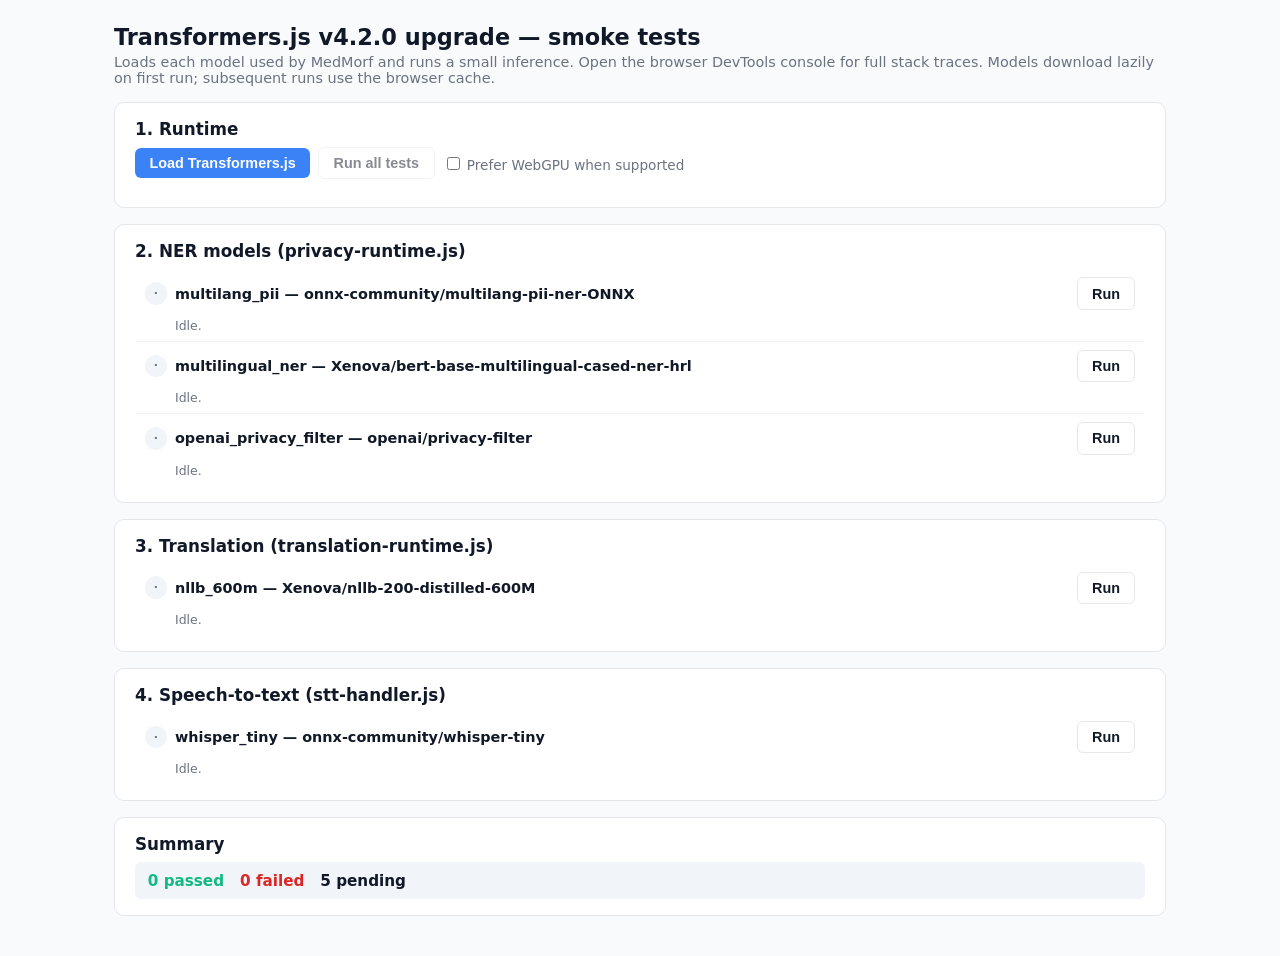
<file: test-upgrade.html>
<!doctype html>
<html lang="en">
<head>
<meta charset="utf-8">
<title>MedMorf — Transformers.js v4.2 upgrade smoke tests</title>
<meta name="viewport" content="width=device-width, initial-scale=1">
<!-- Mirror the import map used by index.html so we exercise the SAME pinned URLs. -->
<script type="importmap">
{
    "imports": {
        "fs": "./stubs/empty-module.js",
        "path": "./stubs/empty-module.js",
        "url": "./stubs/empty-module.js",
        "onnxruntime-node": "./stubs/null-module.js",
        "@huggingface/jinja": "https://cdn.jsdelivr.net/npm/@huggingface/jinja@0.5.6/dist/index.js",
        "onnxruntime-web": "https://cdn.jsdelivr.net/npm/onnxruntime-web@1.26.0-dev.20260416-b7804b056c/dist/ort.all.min.mjs",
        "onnxruntime-web/webgpu": "https://cdn.jsdelivr.net/npm/onnxruntime-web@1.26.0-dev.20260416-b7804b056c/dist/ort.webgpu.min.mjs",
        "onnxruntime-web/wasm": "https://cdn.jsdelivr.net/npm/onnxruntime-web@1.26.0-dev.20260416-b7804b056c/dist/ort.wasm.min.mjs",
        "onnxruntime-common": "https://cdn.jsdelivr.net/npm/onnxruntime-common@1.24.0-dev.20251116-b39e144322/dist/esm/index.js",
        "@huggingface/transformers": "https://cdn.jsdelivr.net/npm/@huggingface/transformers@4.2.0/dist/transformers.web.js",
        "@xenova/transformers": "https://cdn.jsdelivr.net/npm/@huggingface/transformers@4.2.0/dist/transformers.web.js"
    }
}
</script>
<style>
    :root {
        --bg: #f8fafc; --card: #fff; --border: #e5e7eb;
        --primary: #3b82f6; --ok: #10b981; --err: #dc2626; --warn: #d97706;
        --muted: #6b7280; --text: #111827;
    }
    * { box-sizing: border-box; }
    body {
        font-family: -apple-system, system-ui, sans-serif;
        background: var(--bg); color: var(--text);
        margin: 0; padding: 1.5rem; max-width: 1100px; margin: 0 auto;
    }
    h1 { font-size: 1.4rem; margin: 0 0 0.25rem; }
    .sub { color: var(--muted); font-size: 0.9rem; margin-bottom: 1rem; }
    .panel {
        background: var(--card); border: 1px solid var(--border);
        border-radius: 10px; padding: 1rem 1.25rem; margin-bottom: 1rem;
    }
    .panel h2 { font-size: 1.05rem; margin: 0 0 0.5rem; }
    .row { display: flex; flex-wrap: wrap; gap: 0.5rem; align-items: center; }
    button {
        background: var(--primary); color: #fff; border: 0;
        padding: 0.45rem 0.9rem; border-radius: 6px; cursor: pointer;
        font-size: 0.9rem; font-weight: 600;
    }
    button:disabled { opacity: 0.5; cursor: not-allowed; }
    button.secondary { background: #fff; color: var(--text); border: 1px solid var(--border); }
    .test {
        display: grid; grid-template-columns: 1.4rem 1fr auto auto;
        gap: 0.5rem; align-items: center;
        padding: 0.5rem 0.6rem; border-bottom: 1px solid #f1f5f9;
        font-size: 0.9rem;
    }
    .test:last-child { border-bottom: 0; }
    .test .badge {
        width: 1.4rem; height: 1.4rem; border-radius: 50%;
        display: inline-flex; align-items: center; justify-content: center;
        background: #f1f5f9; color: var(--muted); font-weight: 700; font-size: 0.7rem;
    }
    .test.pass .badge { background: var(--ok); color: #fff; }
    .test.fail .badge { background: var(--err); color: #fff; }
    .test.run  .badge { background: var(--warn); color: #fff; animation: pulse 1s infinite; }
    @keyframes pulse { 50% { opacity: 0.4; } }
    .test .name { font-weight: 600; }
    .test .detail { color: var(--muted); font-size: 0.78rem; grid-column: 2 / 5; }
    .test.fail .detail { color: var(--err); }
    .timing { font-variant-numeric: tabular-nums; color: var(--muted); font-size: 0.8rem; }
    pre {
        background: #0f172a; color: #e2e8f0; padding: 0.6rem 0.8rem;
        border-radius: 6px; font-size: 0.78rem; overflow-x: auto;
        max-height: 12rem; margin: 0.4rem 0 0;
    }
    .versions {
        display: grid; grid-template-columns: max-content 1fr; gap: 0.25rem 0.75rem;
        font-size: 0.85rem; font-family: ui-monospace, Menlo, monospace;
    }
    .versions .k { color: var(--muted); }
    .summary {
        display: flex; gap: 1rem; font-size: 0.95rem; font-weight: 600;
        padding: 0.6rem 0.8rem; border-radius: 6px; background: #f1f5f9;
    }
    .summary .ok-cnt { color: var(--ok); }
    .summary .fail-cnt { color: var(--err); }
    label { font-size: 0.85rem; color: var(--muted); }
</style>
</head>
<body>

<h1>Transformers.js v4.2.0 upgrade — smoke tests</h1>
<div class="sub">
    Loads each model used by MedMorf and runs a small inference. Open the browser
    DevTools console for full stack traces. Models download lazily on first run; subsequent
    runs use the browser cache.
</div>

<div class="panel">
    <h2>1. Runtime</h2>
    <div class="row">
        <button id="btnLoadRuntime">Load Transformers.js</button>
        <button id="btnRunAll" class="secondary" disabled>Run all tests</button>
        <label><input type="checkbox" id="chkWebgpu"> Prefer WebGPU when supported</label>
    </div>
    <div id="versions" class="versions" style="margin-top: 0.75rem;"></div>
</div>

<div class="panel">
    <h2>2. NER models (privacy-runtime.js)</h2>
    <div id="testsNer"></div>
</div>

<div class="panel">
    <h2>3. Translation (translation-runtime.js)</h2>
    <div id="testsTrans"></div>
</div>

<div class="panel">
    <h2>4. Speech-to-text (stt-handler.js)</h2>
    <div id="testsStt"></div>
</div>

<div class="panel">
    <h2>Summary</h2>
    <div class="summary" id="summary">
        <span class="ok-cnt" id="okCnt">0 passed</span>
        <span class="fail-cnt" id="failCnt">0 failed</span>
        <span class="muted" id="pendingCnt">— pending</span>
    </div>
</div>

<script type="module">
const SAMPLE_TEXT = "Patient John Smith, born 1985-04-12, lives at Hoofdstraat 12, 1011AA Amsterdam. " +
    "Phone +31 6 12345678, email j.smith@example.com. SSN 123-45-6789.";

const NER_TESTS = [
    { id: 'multilang_pii',         model: 'onnx-community/multilang-pii-ner-ONNX',    task: 'token-classification', dtype: 'q8' },
    { id: 'multilingual_ner',      model: 'Xenova/bert-base-multilingual-cased-ner-hrl', task: 'token-classification', dtype: 'q8' },
    { id: 'openai_privacy_filter', model: 'openai/privacy-filter',                    task: 'token-classification', dtype: 'q4', preferWebgpu: true },
    // GLiNER uses a separate runtime (gliner@0.0.19 npm package) — out of scope for this harness.
];
const TRANS_TESTS = [
    { id: 'nllb_600m', model: 'Xenova/nllb-200-distilled-600M', task: 'translation',
      input: 'Goedemorgen, hoe gaat het?', opts: { src_lang: 'nld_Latn', tgt_lang: 'eng_Latn' } },
];
const STT_TESTS = [
    { id: 'whisper_tiny', model: 'onnx-community/whisper-tiny', task: 'automatic-speech-recognition' },
];

const tests = new Map();
let transformers = null;

function el(html) {
    const d = document.createElement('div');
    d.innerHTML = html.trim();
    return d.firstElementChild;
}
function row(container, key, name) {
    const node = el(`<div class="test" id="t-${key}">
        <span class="badge">·</span>
        <span class="name">${name}</span>
        <span class="timing"></span>
        <button class="secondary" data-key="${key}">Run</button>
        <span class="detail">Idle.</span>
    </div>`);
    container.appendChild(node);
    tests.set(key, { node, name, status: 'idle' });
    node.querySelector('button').addEventListener('click', () => runTest(key));
    return node;
}
function setStatus(key, status, detail, ms) {
    const t = tests.get(key); if (!t) return;
    t.status = status;
    t.node.classList.remove('pass', 'fail', 'run');
    if (status !== 'idle') t.node.classList.add(status);
    const badge = t.node.querySelector('.badge');
    badge.textContent = status === 'pass' ? '✓' : status === 'fail' ? '✗' : status === 'run' ? '…' : '·';
    if (detail !== undefined) t.node.querySelector('.detail').textContent = detail;
    if (ms !== undefined) t.node.querySelector('.timing').textContent = `${ms.toFixed(0)} ms`;
    refreshSummary();
}
function refreshSummary() {
    let ok = 0, fail = 0, pending = 0;
    for (const t of tests.values()) {
        if (t.status === 'pass') ok++;
        else if (t.status === 'fail') fail++;
        else pending++;
    }
    document.getElementById('okCnt').textContent = `${ok} passed`;
    document.getElementById('failCnt').textContent = `${fail} failed`;
    document.getElementById('pendingCnt').textContent = `${pending} pending`;
}

// Render rows.
const nerHost = document.getElementById('testsNer');
NER_TESTS.forEach(t => row(nerHost, `ner:${t.id}`, `${t.id} — ${t.model}`));
TRANS_TESTS.forEach(t => row(document.getElementById('testsTrans'), `trans:${t.id}`, `${t.id} — ${t.model}`));
STT_TESTS.forEach(t => row(document.getElementById('testsStt'), `stt:${t.id}`, `${t.id} — ${t.model}`));
refreshSummary();

document.getElementById('btnLoadRuntime').addEventListener('click', loadRuntime);
document.getElementById('btnRunAll').addEventListener('click', runAll);

async function loadRuntime() {
    const btn = document.getElementById('btnLoadRuntime');
    btn.disabled = true; btn.textContent = 'Loading…';
    try {
        transformers = await import('@huggingface/transformers');
        const { env } = transformers;
        env.allowLocalModels = false;
        env.useBrowserCache = true;
        env.backends.onnx.wasm.wasmPaths =
            'https://cdn.jsdelivr.net/npm/onnxruntime-web@1.26.0-dev.20260416-b7804b056c/dist/';

        const versions = document.getElementById('versions');
        const ortVer = transformers?.env?.versions?.['onnxruntime-web']
                    ?? transformers?.env?.backends?.onnx?.version
                    ?? '(unknown)';
        const lib = transformers?.env?.version ?? transformers?.VERSION ?? '(unknown)';
        const webgpu = !!navigator.gpu;
        versions.innerHTML = `
            <span class="k">@huggingface/transformers</span><span>${lib} (expected 4.2.0)</span>
            <span class="k">onnxruntime-web</span><span>${ortVer}</span>
            <span class="k">navigator.gpu (WebGPU)</span><span>${webgpu ? 'available' : 'not available'}</span>
            <span class="k">env.backends.onnx.wasm.wasmPaths</span><span>${env.backends.onnx.wasm.wasmPaths}</span>
        `;
        btn.textContent = 'Loaded ✓';
        document.getElementById('btnRunAll').disabled = false;
    } catch (err) {
        btn.disabled = false;
        btn.textContent = 'Load Transformers.js';
        alert('Failed to load Transformers.js: ' + err.message);
        console.error(err);
    }
}

async function runTest(key) {
    if (!transformers) {
        alert('Load the runtime first.');
        return;
    }
    const [kind, id] = key.split(':');
    const cfg =
        kind === 'ner'   ? NER_TESTS.find(x => x.id === id) :
        kind === 'trans' ? TRANS_TESTS.find(x => x.id === id) :
                           STT_TESTS.find(x => x.id === id);
    if (!cfg) return;
    setStatus(key, 'run', `Loading ${cfg.model}…`);
    const t0 = performance.now();
    try {
        const preferWg = document.getElementById('chkWebgpu').checked;
        const opts = {};
        if (cfg.dtype) opts.dtype = cfg.dtype;
        if ((cfg.preferWebgpu || preferWg) && navigator.gpu) opts.device = 'webgpu';

        const pipe = await transformers.pipeline(cfg.task, cfg.model, opts);
        const tLoad = performance.now() - t0;
        setStatus(key, 'run', `Model loaded in ${tLoad.toFixed(0)} ms — running inference…`);

        let result;
        if (kind === 'ner') {
            result = await pipe(SAMPLE_TEXT, { ignore_labels: [] });
        } else if (kind === 'trans') {
            result = await pipe(cfg.input, cfg.opts);
        } else if (kind === 'stt') {
            // Synthesize 1 s of silence at 16 kHz so the pipeline accepts a Float32Array input.
            const audio = new Float32Array(16000);
            result = await pipe(audio);
        }
        const tTotal = performance.now() - t0;
        const summary = summarize(kind, result);
        setStatus(key, 'pass', summary, tTotal);
        console.log(`[${key}]`, result);
    } catch (err) {
        const ms = performance.now() - t0;
        setStatus(key, 'fail', `${err.name}: ${err.message}`, ms);
        console.error(`[${key}] failed`, err);
    }
}

function summarize(kind, result) {
    if (kind === 'ner') {
        const arr = Array.isArray(result) ? result : [];
        const top = arr.slice(0, 5).map(r => `${r.entity_group ?? r.entity}:${(r.word ?? '').trim()}`).join(', ');
        return `OK — ${arr.length} tokens. ${top ? 'Sample: ' + top : ''}`;
    }
    if (kind === 'trans') {
        const t = Array.isArray(result) ? result[0]?.translation_text : result?.translation_text;
        return `OK — "${t ?? ''}"`;
    }
    if (kind === 'stt') {
        const t = result?.text ?? '';
        return `OK — transcript length ${t.length}`;
    }
    return 'OK';
}

async function runAll() {
    for (const key of tests.keys()) {
        // eslint-disable-next-line no-await-in-loop
        await runTest(key);
    }
}
</script>
</body>
</html>
</file>
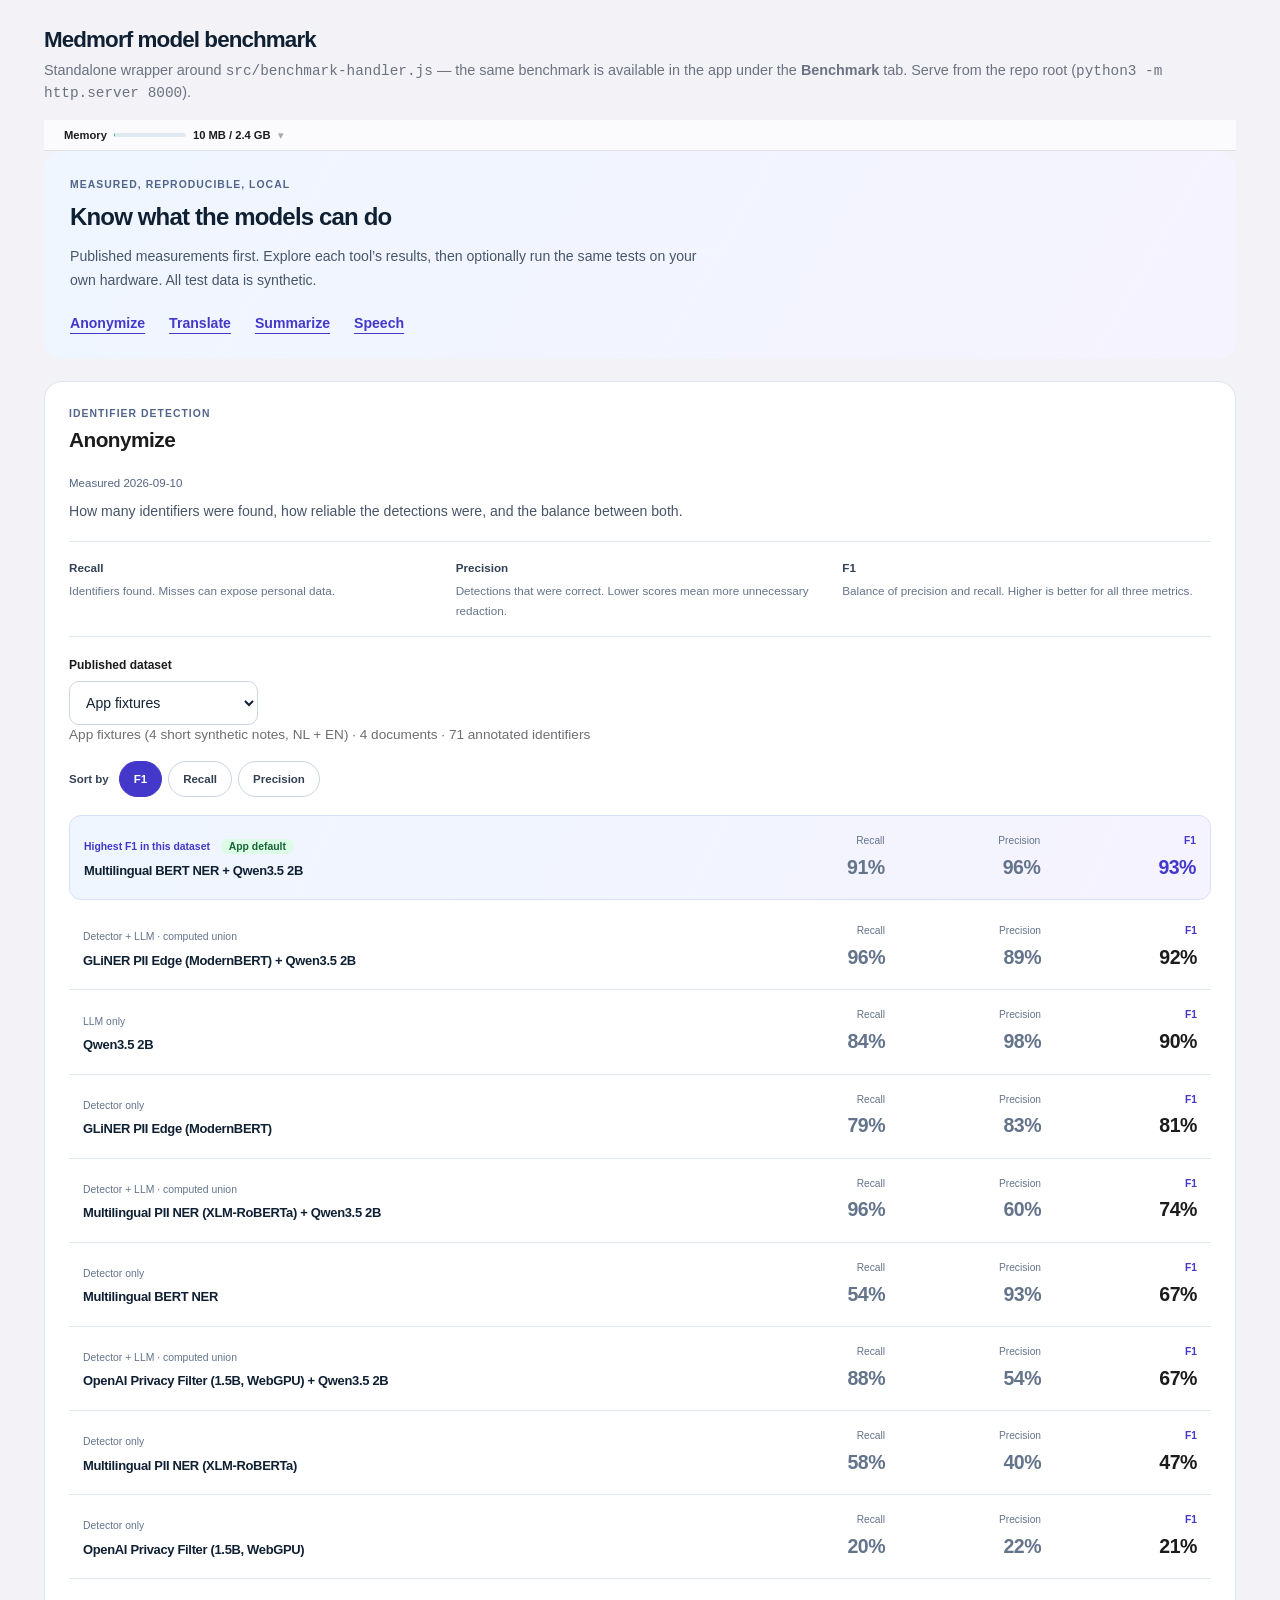
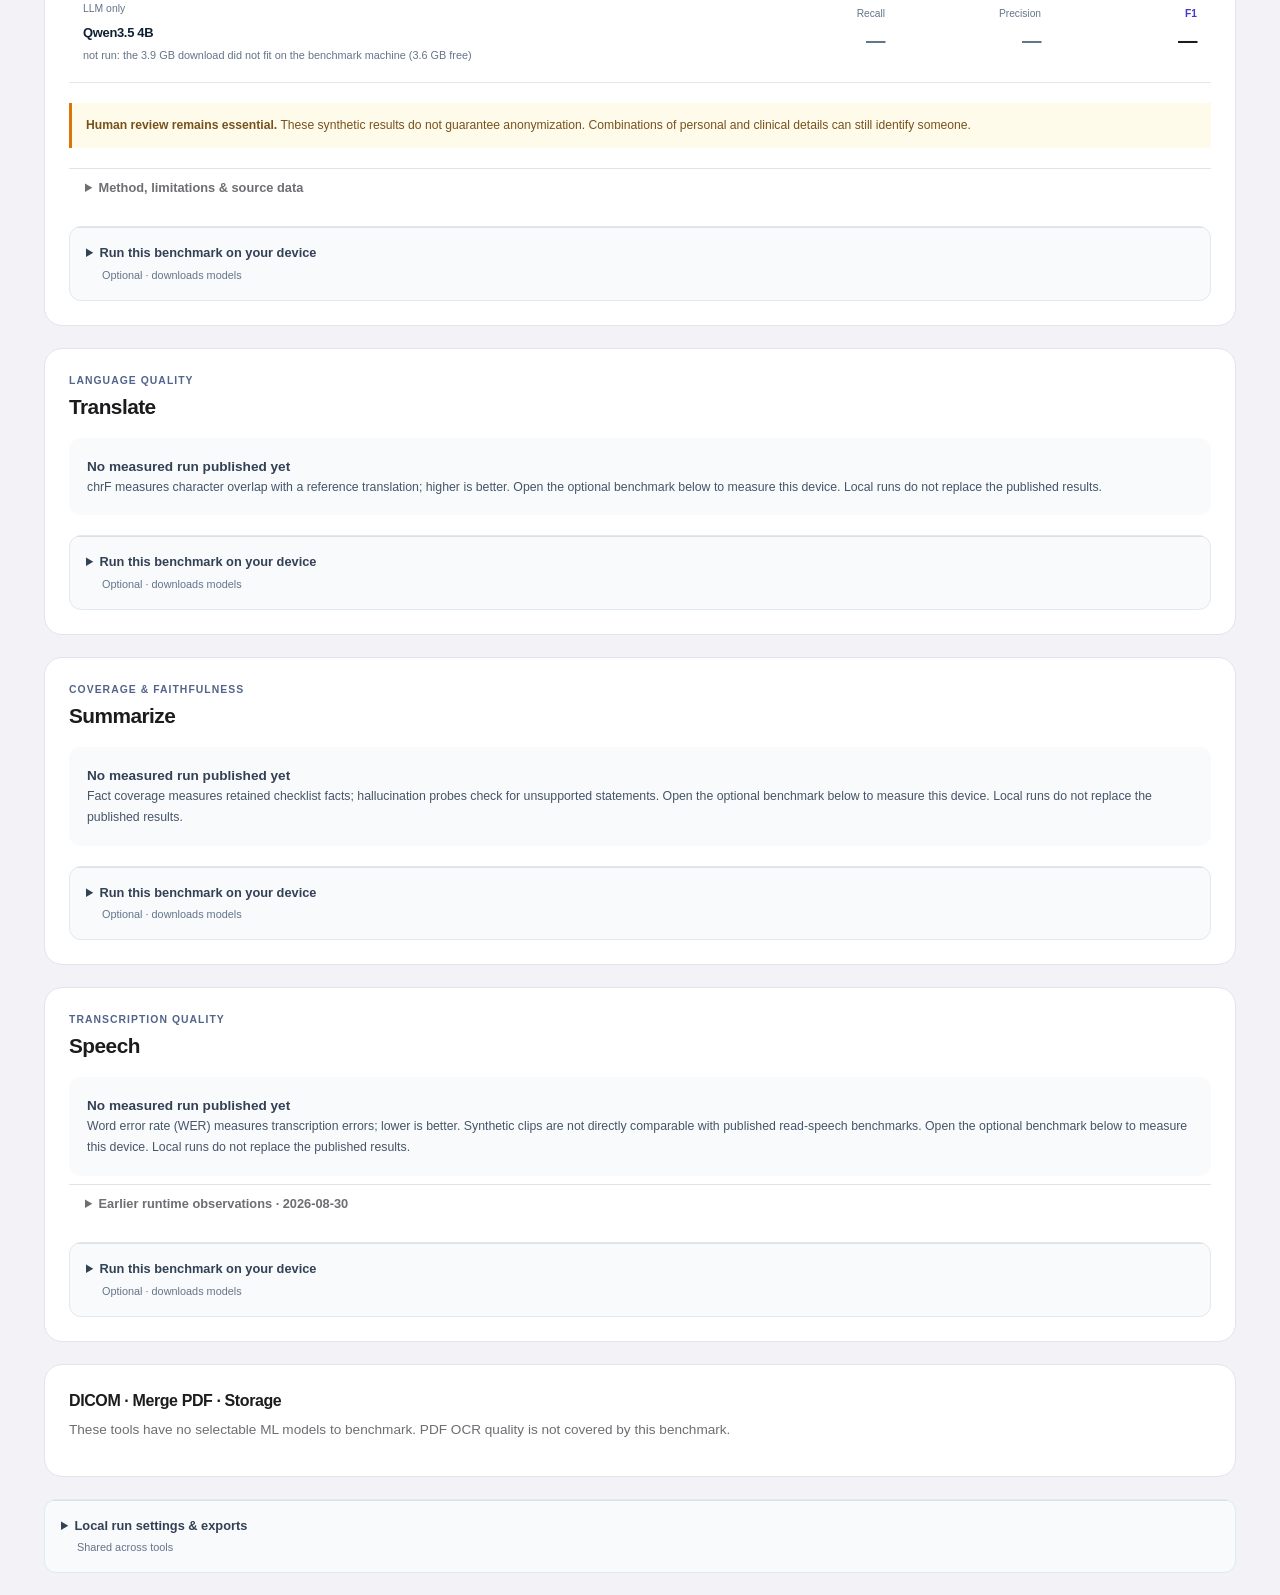
<file: tests/test-models.html>
<!doctype html>
<html lang="en">
<head>
<meta charset="utf-8">
<title>Medmorf — Model benchmark (standalone)</title>
<meta name="viewport" content="width=device-width, initial-scale=1">
<!-- Same import map as index.html so the SAME pinned runtimes are exercised. -->
<script type="importmap">
{
    "imports": {
        "sharp": "../src/stubs/null-module.js",
        "fs": "../src/stubs/empty-module.js",
        "path": "../src/stubs/empty-module.js",
        "url": "../src/stubs/empty-module.js",
        "onnxruntime-node": "../src/stubs/null-module.js",
        "@huggingface/jinja": "https://cdn.jsdelivr.net/npm/@huggingface/jinja@0.5.6/dist/index.js",
        "onnxruntime-web": "https://cdn.jsdelivr.net/npm/onnxruntime-web@1.26.0-dev.20260416-b7804b056c/dist/ort.all.min.mjs",
        "onnxruntime-web/webgpu": "https://cdn.jsdelivr.net/npm/onnxruntime-web@1.26.0-dev.20260416-b7804b056c/dist/ort.webgpu.min.mjs",
        "onnxruntime-web/wasm": "https://cdn.jsdelivr.net/npm/onnxruntime-web@1.26.0-dev.20260416-b7804b056c/dist/ort.wasm.min.mjs",
        "onnxruntime-common": "https://cdn.jsdelivr.net/npm/onnxruntime-common@1.24.0-dev.20251116-b39e144322/dist/esm/index.js",
        "@huggingface/transformers": "https://cdn.jsdelivr.net/npm/@huggingface/transformers@4.2.0/dist/transformers.web.js",
        "@xenova/transformers": "https://cdn.jsdelivr.net/npm/@huggingface/transformers@4.2.0/dist/transformers.web.js"
    }
}
</script>
<link rel="stylesheet" href="../styles/styles.css">
<link rel="stylesheet" href="../styles/brand.css?v=dev-unstamped">
<style>
    body { max-width: 1240px; margin: 0 auto; padding: 1.5rem; }
    h1 { font-size: 1.4rem; margin: 0 0 0.25rem; }
    .sub { color: #6b7280; font-size: 0.9rem; margin-bottom: 1rem; }
</style>
</head>
<body>
<h1>Medmorf model benchmark</h1>
<div class="sub">Standalone wrapper around <code>src/benchmark-handler.js</code> — the same benchmark is available in the app under the <b>Benchmark</b> tab. Serve from the repo root (<code>python3 -m http.server 8000</code>).</div>
<div id="memoryMonitor" class="memory-monitor" data-level="ok" aria-live="polite"></div>
<div id="benchmarkRoot" class="benchmark-root"></div>
<script type="module">
import '../src/memory-monitor.js?v=2026-08-30-memory-bar-3';
import { mountBenchmark } from '../src/benchmark-handler.js?v=2026-08-30-rep-pen-1';
mountBenchmark(document.getElementById('benchmarkRoot')).catch(err => { console.error(err); document.getElementById('benchmarkRoot').textContent = 'Init failed: ' + err.message; });
</script>
</body>
</html>
</file>
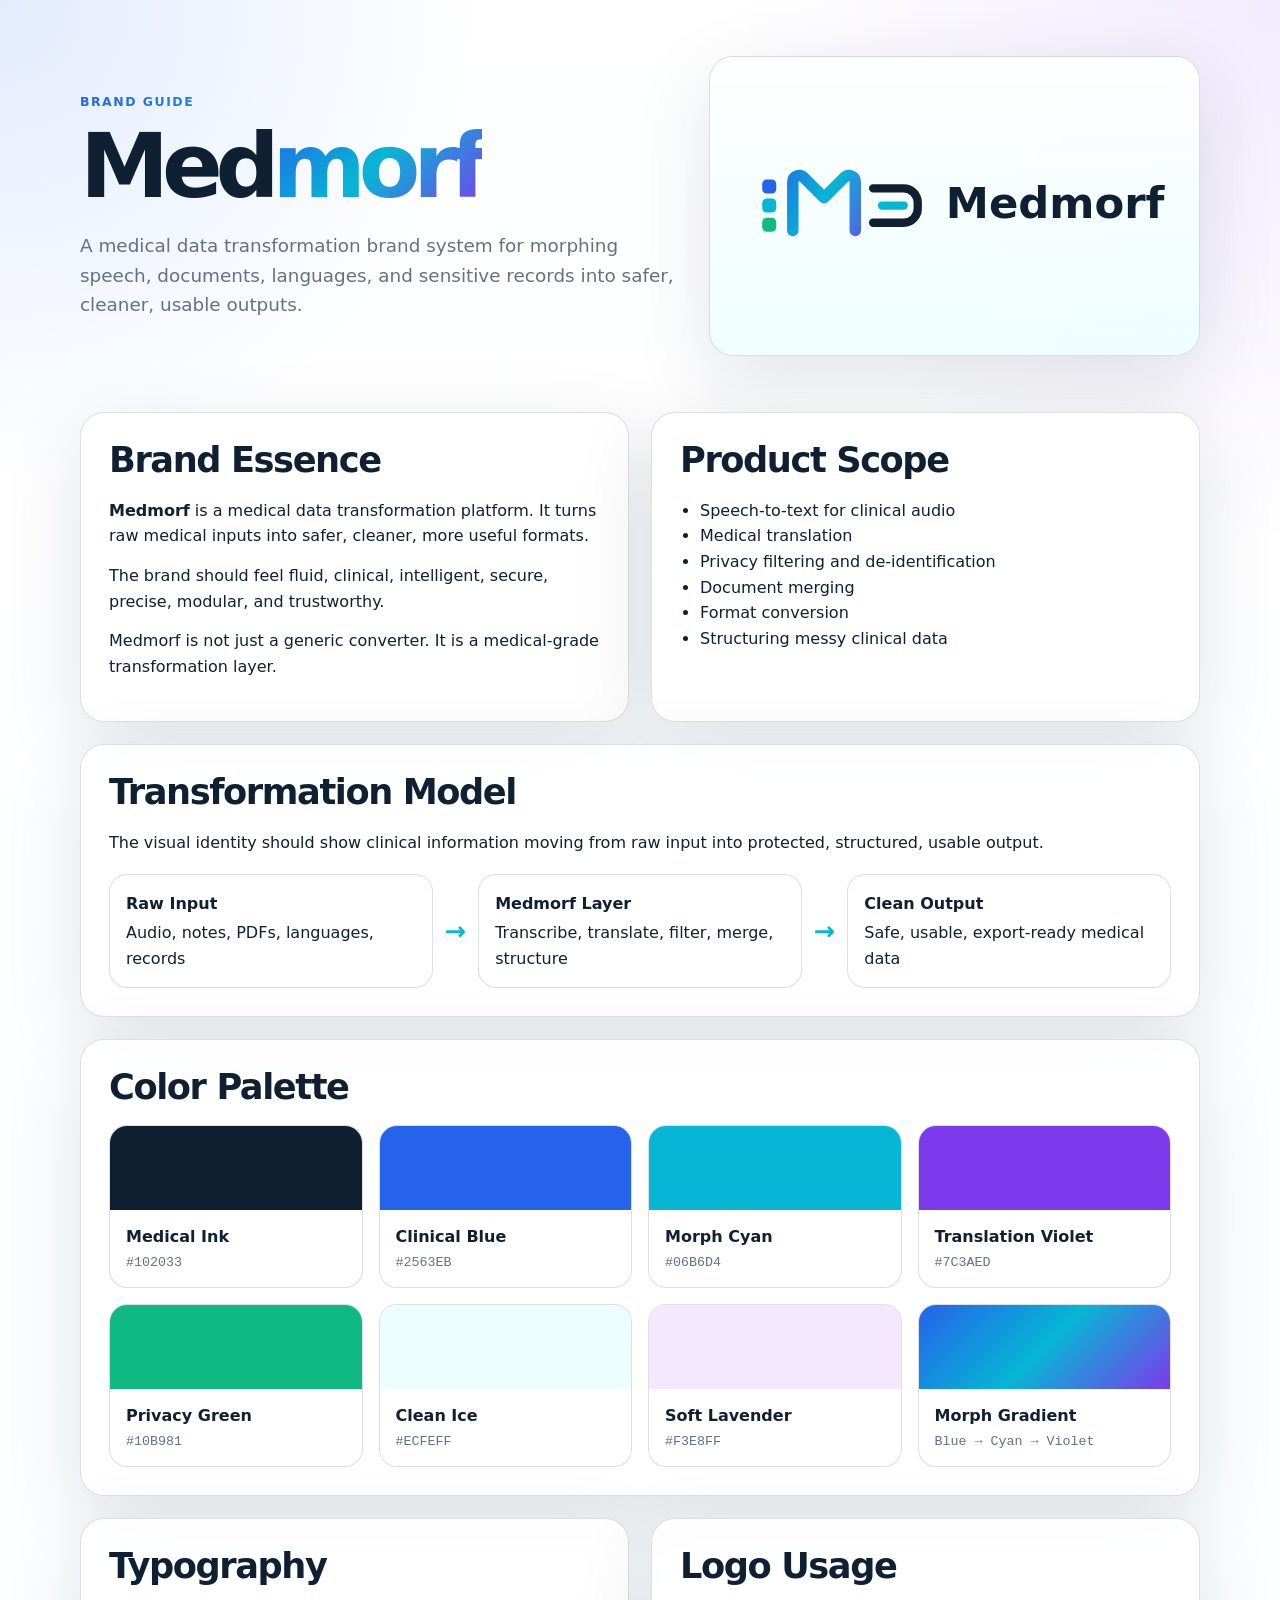
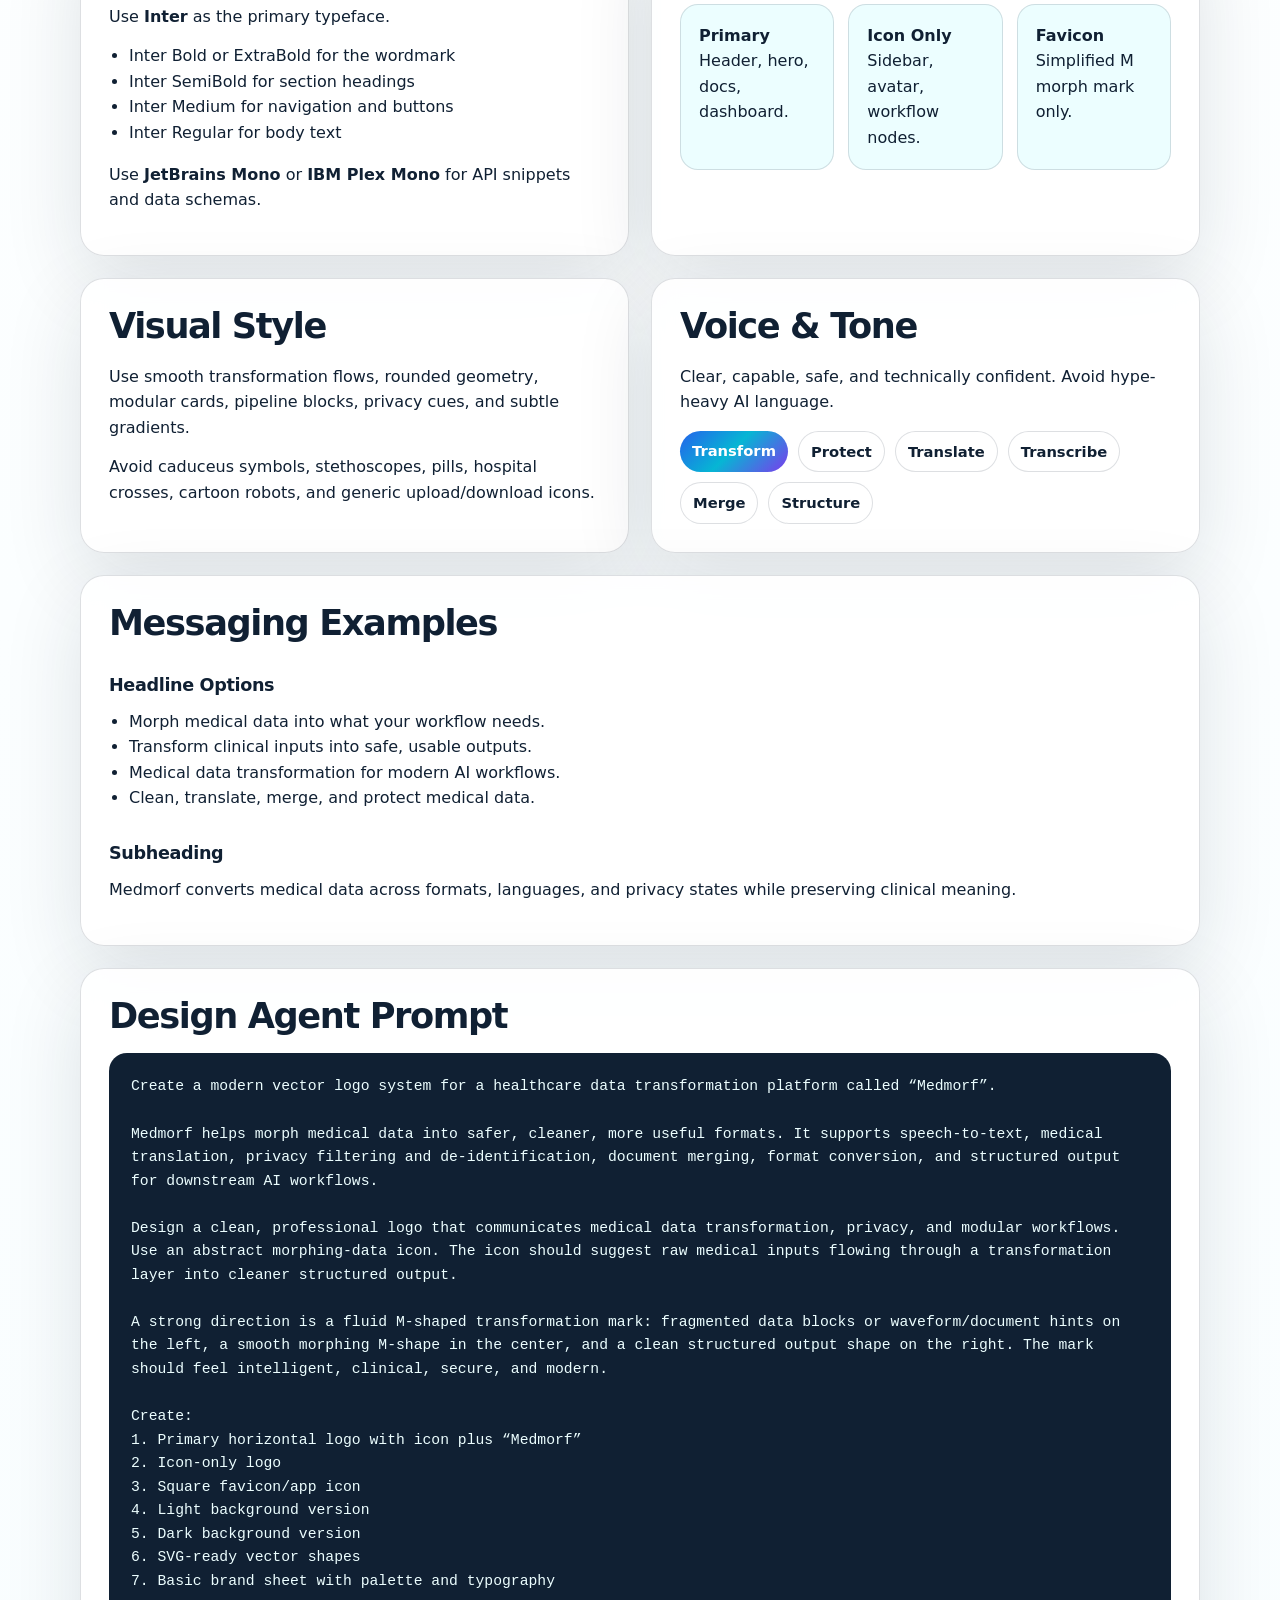
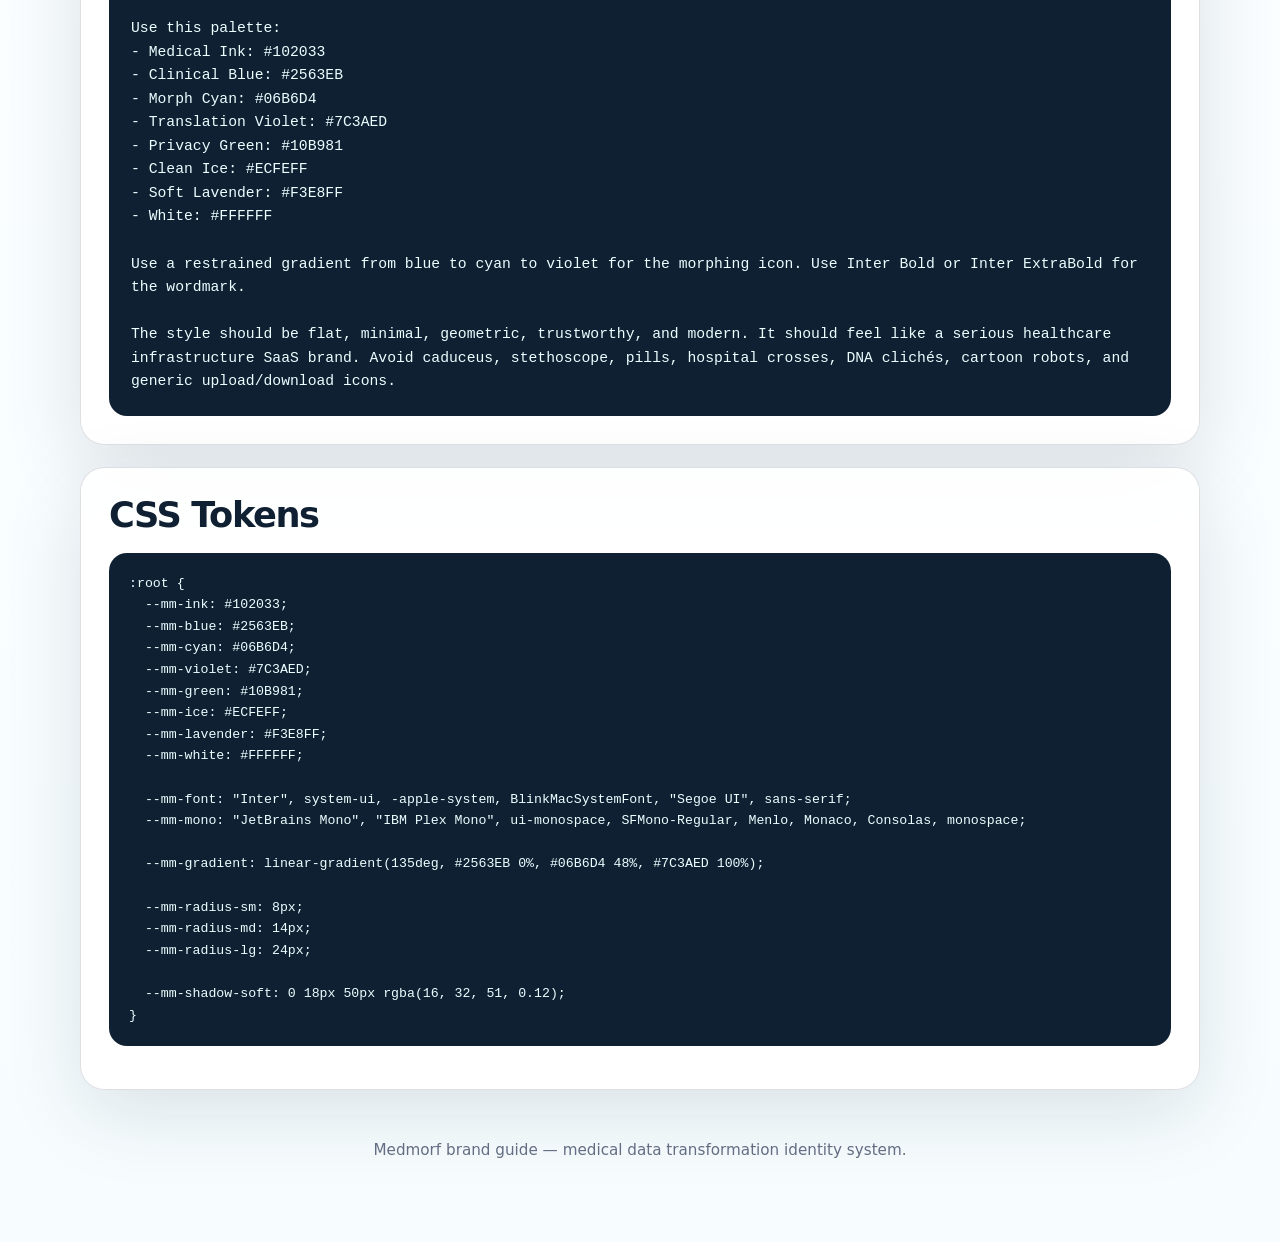
<file: docs/brand/medmorf-brand-guide.html>
<!doctype html>
<html lang="en">
<head>
  <meta charset="utf-8" />
  <meta name="viewport" content="width=device-width, initial-scale=1" />
  <title>Medmorf Brand Guide</title>
  <style>
    :root {
      --mm-ink: #102033;
      --mm-blue: #2563EB;
      --mm-cyan: #06B6D4;
      --mm-violet: #7C3AED;
      --mm-green: #10B981;
      --mm-ice: #ECFEFF;
      --mm-lavender: #F3E8FF;
      --mm-white: #FFFFFF;
      --mm-muted: #667085;
      --mm-border: rgba(16, 32, 51, 0.14);
      --mm-font: Inter, ui-sans-serif, system-ui, -apple-system, BlinkMacSystemFont, "Segoe UI", sans-serif;
      --mm-mono: "JetBrains Mono", "IBM Plex Mono", ui-monospace, SFMono-Regular, Menlo, Monaco, Consolas, monospace;
      --mm-gradient: linear-gradient(135deg, #2563EB 0%, #06B6D4 48%, #7C3AED 100%);
      --mm-radius: 24px;
      --mm-shadow: 0 24px 80px rgba(16, 32, 51, 0.12);
    }
    * { box-sizing: border-box; }
    body {
      margin: 0;
      font-family: var(--mm-font);
      color: var(--mm-ink);
      background:
        radial-gradient(circle at top left, rgba(37, 99, 235, 0.13), transparent 30rem),
        radial-gradient(circle at top right, rgba(124, 58, 237, 0.10), transparent 34rem),
        linear-gradient(180deg, #ffffff 0%, #f7fdff 100%);
      line-height: 1.6;
    }
    .page { width: min(1120px, calc(100% - 40px)); margin: 0 auto; padding: 56px 0 80px; }
    header { display: grid; gap: 28px; grid-template-columns: 1.1fr 0.9fr; align-items: center; margin-bottom: 56px; }
    @media (max-width: 820px) { header { grid-template-columns: 1fr; } }
    .eyebrow {
      background: var(--mm-gradient);
      -webkit-background-clip: text;
      background-clip: text;
      color: transparent;
      font-weight: 900;
      text-transform: uppercase;
      letter-spacing: 0.12em;
      font-size: 0.78rem;
      margin-bottom: 12px;
    }
    h1 { margin: 0; font-size: clamp(2.8rem, 7vw, 5.8rem); line-height: 0.95; letter-spacing: -0.08em; color: var(--mm-ink); }
    h1 span { background: var(--mm-gradient); -webkit-background-clip: text; background-clip: text; color: transparent; }
    .lede { margin: 22px 0 0; font-size: 1.15rem; color: var(--mm-muted); max-width: 690px; }
    h2 { margin: 0 0 18px; color: var(--mm-ink); font-size: clamp(1.6rem, 3vw, 2.2rem); letter-spacing: -0.04em; line-height: 1.1; }
    h3 { margin: 28px 0 10px; color: var(--mm-ink); font-size: 1.1rem; letter-spacing: -0.02em; }
    p { margin: 0 0 14px; }
    ul, ol { margin-top: 8px; padding-left: 1.25rem; }
    code {
      background: rgba(37, 99, 235, 0.08);
      color: var(--mm-ink);
      padding: 0.12rem 0.32rem;
      border-radius: 6px;
      font-size: 0.92em;
      font-family: var(--mm-mono);
    }
    pre { overflow: auto; padding: 20px; border-radius: 18px; background: #102033; color: #ECFEFF; font-size: 0.9rem; line-height: 1.5; }
    pre code { background: transparent; color: inherit; padding: 0; }
    .card {
      background: rgba(255, 255, 255, 0.9);
      border: 1px solid var(--mm-border);
      border-radius: var(--mm-radius);
      box-shadow: var(--mm-shadow);
      padding: 28px;
      backdrop-filter: blur(12px);
    }
    .logo-card {
      display: flex;
      align-items: center;
      justify-content: center;
      min-height: 300px;
      background: linear-gradient(180deg, rgba(255,255,255,0.95), rgba(236,254,255,0.82));
    }
    .brand-logo { width: min(100%, 580px); height: auto; }
    section { margin: 28px 0; }
    .grid { display: grid; grid-template-columns: repeat(2, minmax(0, 1fr)); gap: 22px; }
    @media (max-width: 780px) { .grid { grid-template-columns: 1fr; } }
    .full { grid-column: 1 / -1; }
    .tokens { display: grid; grid-template-columns: repeat(4, minmax(0, 1fr)); gap: 16px; }
    @media (max-width: 900px) { .tokens { grid-template-columns: repeat(2, minmax(0, 1fr)); } }
    @media (max-width: 560px) { .tokens { grid-template-columns: 1fr; } }
    .swatch { border: 1px solid var(--mm-border); border-radius: 18px; overflow: hidden; background: white; }
    .swatch-color { height: 84px; }
    .swatch-body { padding: 14px 16px; }
    .swatch strong { display: block; color: var(--mm-ink); }
    .swatch small { display: block; color: var(--mm-muted); font-family: var(--mm-mono); margin-top: 2px; }
    .pill-row { display: flex; flex-wrap: wrap; gap: 10px; margin-top: 16px; }
    .pill { border: 1px solid var(--mm-border); color: var(--mm-ink); background: white; border-radius: 999px; padding: 8px 12px; font-size: 0.92rem; font-weight: 800; }
    .pill.gradient { color: white; border: 0; background: var(--mm-gradient); }
    .prompt-box { white-space: pre-wrap; border-radius: 18px; background: #102033; color: #ECFEFF; padding: 22px; overflow: auto; font-size: 0.92rem; font-family: var(--mm-mono); }
    .usage { display: grid; grid-template-columns: repeat(3, 1fr); gap: 14px; margin-top: 14px; }
    @media (max-width: 780px) { .usage { grid-template-columns: 1fr; } }
    .mini { padding: 18px; border-radius: 18px; background: var(--mm-ice); border: 1px solid var(--mm-border); }
    .mini strong { color: var(--mm-ink); }
    .pipeline { display: grid; grid-template-columns: 1fr auto 1fr auto 1fr; gap: 12px; align-items: center; margin-top: 18px; }
    @media (max-width: 780px) { .pipeline { grid-template-columns: 1fr; } .arrow { transform: rotate(90deg); justify-self: center; } }
    .pipe-card { border: 1px solid var(--mm-border); border-radius: 18px; padding: 16px; background: white; }
    .pipe-card strong { display: block; margin-bottom: 4px; color: var(--mm-ink); }
    .arrow { font-size: 1.6rem; color: var(--mm-cyan); font-weight: 900; }
    footer { color: var(--mm-muted); margin-top: 48px; text-align: center; font-size: 0.95rem; }
  </style>
</head>
<body>
  <main class="page">
    <header>
      <div>
        <div class="eyebrow">Brand Guide</div>
        <h1>Med<span>morf</span></h1>
        <p class="lede">A medical data transformation brand system for morphing speech, documents, languages, and sensitive records into safer, cleaner, usable outputs.</p>
      </div>
      <div class="card logo-card" aria-label="Medmorf logo preview">
        <svg class="brand-logo" viewBox="0 0 680 190" fill="none" xmlns="http://www.w3.org/2000/svg" role="img" aria-label="Medmorf logo">
          <defs>
            <linearGradient id="medmorfGradientLarge" x1="42" y1="44" x2="234" y2="142" gradientUnits="userSpaceOnUse">
              <stop stop-color="#2563EB"/>
              <stop offset="0.48" stop-color="#06B6D4"/>
              <stop offset="1" stop-color="#7C3AED"/>
            </linearGradient>
          </defs>
          <rect x="38" y="54" width="22" height="22" rx="7" fill="#2563EB"/>
          <rect x="38" y="84" width="22" height="22" rx="7" fill="#06B6D4"/>
          <rect x="38" y="114" width="22" height="22" rx="7" fill="#10B981"/>
          <path d="M86 134V58C86 49 96.8 44.5 103.2 50.9L135 82.7L166.8 50.9C173.2 44.5 184 49 184 58V134"
                stroke="url(#medmorfGradientLarge)" stroke-width="18" stroke-linecap="round" stroke-linejoin="round"/>
          <path d="M212 68H260C272 68 282 78 282 90V100C282 112 272 122 260 122H212"
                stroke="#102033" stroke-width="13" stroke-linecap="round"/>
          <path d="M226 95H260" stroke="#06B6D4" stroke-width="13" stroke-linecap="round"/>
          <text x="326" y="115" font-family="Inter, system-ui, sans-serif" font-size="68" font-weight="850" fill="#102033">Medmorf</text>
        </svg>
      </div>
    </header>

    <section class="grid">
      <div class="card">
        <h2>Brand Essence</h2>
        <p><strong>Medmorf</strong> is a medical data transformation platform. It turns raw medical inputs into safer, cleaner, more useful formats.</p>
        <p>The brand should feel fluid, clinical, intelligent, secure, precise, modular, and trustworthy.</p>
        <p>Medmorf is not just a generic converter. It is a medical-grade transformation layer.</p>
      </div>
      <div class="card">
        <h2>Product Scope</h2>
        <ul>
          <li>Speech-to-text for clinical audio</li>
          <li>Medical translation</li>
          <li>Privacy filtering and de-identification</li>
          <li>Document merging</li>
          <li>Format conversion</li>
          <li>Structuring messy clinical data</li>
        </ul>
      </div>
      <div class="card full">
        <h2>Transformation Model</h2>
        <p>The visual identity should show clinical information moving from raw input into protected, structured, usable output.</p>
        <div class="pipeline">
          <div class="pipe-card"><strong>Raw Input</strong>Audio, notes, PDFs, languages, records</div>
          <div class="arrow">→</div>
          <div class="pipe-card"><strong>Medmorf Layer</strong>Transcribe, translate, filter, merge, structure</div>
          <div class="arrow">→</div>
          <div class="pipe-card"><strong>Clean Output</strong>Safe, usable, export-ready medical data</div>
        </div>
      </div>
      <div class="card full">
        <h2>Color Palette</h2>
        <div class="tokens">
          <div class="swatch"><div class="swatch-color" style="background:#102033"></div><div class="swatch-body"><strong>Medical Ink</strong><small>#102033</small></div></div>
          <div class="swatch"><div class="swatch-color" style="background:#2563EB"></div><div class="swatch-body"><strong>Clinical Blue</strong><small>#2563EB</small></div></div>
          <div class="swatch"><div class="swatch-color" style="background:#06B6D4"></div><div class="swatch-body"><strong>Morph Cyan</strong><small>#06B6D4</small></div></div>
          <div class="swatch"><div class="swatch-color" style="background:#7C3AED"></div><div class="swatch-body"><strong>Translation Violet</strong><small>#7C3AED</small></div></div>
          <div class="swatch"><div class="swatch-color" style="background:#10B981"></div><div class="swatch-body"><strong>Privacy Green</strong><small>#10B981</small></div></div>
          <div class="swatch"><div class="swatch-color" style="background:#ECFEFF"></div><div class="swatch-body"><strong>Clean Ice</strong><small>#ECFEFF</small></div></div>
          <div class="swatch"><div class="swatch-color" style="background:#F3E8FF"></div><div class="swatch-body"><strong>Soft Lavender</strong><small>#F3E8FF</small></div></div>
          <div class="swatch"><div class="swatch-color" style="background:linear-gradient(135deg,#2563EB,#06B6D4,#7C3AED)"></div><div class="swatch-body"><strong>Morph Gradient</strong><small>Blue → Cyan → Violet</small></div></div>
        </div>
      </div>
      <div class="card">
        <h2>Typography</h2>
        <p>Use <strong>Inter</strong> as the primary typeface.</p>
        <ul>
          <li>Inter Bold or ExtraBold for the wordmark</li>
          <li>Inter SemiBold for section headings</li>
          <li>Inter Medium for navigation and buttons</li>
          <li>Inter Regular for body text</li>
        </ul>
        <p>Use <strong>JetBrains Mono</strong> or <strong>IBM Plex Mono</strong> for API snippets and data schemas.</p>
      </div>
      <div class="card">
        <h2>Logo Usage</h2>
        <div class="usage">
          <div class="mini"><strong>Primary</strong><br>Header, hero, docs, dashboard.</div>
          <div class="mini"><strong>Icon Only</strong><br>Sidebar, avatar, workflow nodes.</div>
          <div class="mini"><strong>Favicon</strong><br>Simplified M morph mark only.</div>
        </div>
      </div>
      <div class="card">
        <h2>Visual Style</h2>
        <p>Use smooth transformation flows, rounded geometry, modular cards, pipeline blocks, privacy cues, and subtle gradients.</p>
        <p>Avoid caduceus symbols, stethoscopes, pills, hospital crosses, cartoon robots, and generic upload/download icons.</p>
      </div>
      <div class="card">
        <h2>Voice & Tone</h2>
        <p>Clear, capable, safe, and technically confident. Avoid hype-heavy AI language.</p>
        <div class="pill-row">
          <span class="pill gradient">Transform</span>
          <span class="pill">Protect</span>
          <span class="pill">Translate</span>
          <span class="pill">Transcribe</span>
          <span class="pill">Merge</span>
          <span class="pill">Structure</span>
        </div>
      </div>
      <div class="card full">
        <h2>Messaging Examples</h2>
        <h3>Headline Options</h3>
        <ul>
          <li>Morph medical data into what your workflow needs.</li>
          <li>Transform clinical inputs into safe, usable outputs.</li>
          <li>Medical data transformation for modern AI workflows.</li>
          <li>Clean, translate, merge, and protect medical data.</li>
        </ul>
        <h3>Subheading</h3>
        <p>Medmorf converts medical data across formats, languages, and privacy states while preserving clinical meaning.</p>
      </div>
      <div class="card full">
        <h2>Design Agent Prompt</h2>
        <div class="prompt-box">Create a modern vector logo system for a healthcare data transformation platform called “Medmorf”.

Medmorf helps morph medical data into safer, cleaner, more useful formats. It supports speech-to-text, medical translation, privacy filtering and de-identification, document merging, format conversion, and structured output for downstream AI workflows.

Design a clean, professional logo that communicates medical data transformation, privacy, and modular workflows. Use an abstract morphing-data icon. The icon should suggest raw medical inputs flowing through a transformation layer into cleaner structured output.

A strong direction is a fluid M-shaped transformation mark: fragmented data blocks or waveform/document hints on the left, a smooth morphing M-shape in the center, and a clean structured output shape on the right. The mark should feel intelligent, clinical, secure, and modern.

Create:
1. Primary horizontal logo with icon plus “Medmorf”
2. Icon-only logo
3. Square favicon/app icon
4. Light background version
5. Dark background version
6. SVG-ready vector shapes
7. Basic brand sheet with palette and typography

Use this palette:
- Medical Ink: #102033
- Clinical Blue: #2563EB
- Morph Cyan: #06B6D4
- Translation Violet: #7C3AED
- Privacy Green: #10B981
- Clean Ice: #ECFEFF
- Soft Lavender: #F3E8FF
- White: #FFFFFF

Use a restrained gradient from blue to cyan to violet for the morphing icon. Use Inter Bold or Inter ExtraBold for the wordmark.

The style should be flat, minimal, geometric, trustworthy, and modern. It should feel like a serious healthcare infrastructure SaaS brand. Avoid caduceus, stethoscope, pills, hospital crosses, DNA clichés, cartoon robots, and generic upload/download icons.</div>
      </div>
      <div class="card full">
        <h2>CSS Tokens</h2>
        <pre><code>:root {
  --mm-ink: #102033;
  --mm-blue: #2563EB;
  --mm-cyan: #06B6D4;
  --mm-violet: #7C3AED;
  --mm-green: #10B981;
  --mm-ice: #ECFEFF;
  --mm-lavender: #F3E8FF;
  --mm-white: #FFFFFF;

  --mm-font: "Inter", system-ui, -apple-system, BlinkMacSystemFont, "Segoe UI", sans-serif;
  --mm-mono: "JetBrains Mono", "IBM Plex Mono", ui-monospace, SFMono-Regular, Menlo, Monaco, Consolas, monospace;

  --mm-gradient: linear-gradient(135deg, #2563EB 0%, #06B6D4 48%, #7C3AED 100%);

  --mm-radius-sm: 8px;
  --mm-radius-md: 14px;
  --mm-radius-lg: 24px;

  --mm-shadow-soft: 0 18px 50px rgba(16, 32, 51, 0.12);
}</code></pre>
      </div>
    </section>
    <footer>Medmorf brand guide — medical data transformation identity system.</footer>
  </main>
</body>
</html>
</file>
<file: styles/styles.css>
:root {
    --primary-color: #0284c7;
    --primary-hover: #0369a1;
    --success-color: #10b981;
    --success-hover: #059669;
    --danger-color: #ef4444;
    --text-primary: #334155;
    --text-secondary: #64748b;
    --bg-primary: #ffffff;
    --bg-secondary: #f8fafc;
    --border-color: #e2e8f0;
    --shadow-sm: 0 1px 2px 0 rgba(0, 0, 0, 0.05);
    --shadow-md: 0 4px 6px -1px rgba(0, 0, 0, 0.1);
    --shadow-lg: 0 10px 15px -3px rgba(0, 0, 0, 0.1);
}

* {
    margin: 0;
    padding: 0;
    box-sizing: border-box;
}

body {
    font-family: -apple-system, BlinkMacSystemFont, 'Segoe UI', Roboto, 'Helvetica Neue', Arial, sans-serif;
    background: #f1f5f9;
    min-height: 100vh;
    padding: 1rem;
    color: var(--text-primary);
    line-height: 1.6;
}

.container {
    max-width: 860px;
    margin: 0 auto;
    background: var(--bg-primary);
    border-radius: 12px;
    box-shadow: var(--shadow-lg);
    overflow: hidden;
    border: 1px solid var(--border-color);
}

header {
    background: white;
    color: var(--text-primary);
    padding: 1.25rem 1.5rem;
    border-bottom: 1px solid var(--border-color);
}

.header-content {
    display: flex;
    align-items: center;
    justify-content: space-between;
    gap: 1rem;
}

.logo {
    display: flex;
    align-items: center;
    gap: 0.6rem;
}

.logo-icon {
    width: 28px;
    height: 28px;
    animation: rotate 3s linear infinite;
    color: var(--primary-color);
}

@keyframes rotate {
    0% { transform: rotate(0deg); }
    100% { transform: rotate(360deg); }
}

.logo-text h1 {
    font-size: 1.5rem;
    margin: 0;
    font-weight: 800;
    letter-spacing: -0.5px;
}

/* Privacy Pills — compact inline */
.privacy-pills {
    display: flex;
    gap: 0.4rem;
    flex-wrap: wrap;
}

.privacy-pill {
    display: inline-flex;
    align-items: center;
    gap: 0.3rem;
    padding: 0.25rem 0.6rem;
    background: #f0fdf4;
    color: #166534;
    border-radius: 6px;
    font-size: 0.75rem;
    font-weight: 600;
    border: 1px solid #bbf7d0;
}

.privacy-pill svg {
    flex-shrink: 0;
}

/* Example File Link */
.example-file-link {
    display: flex;
    align-items: center;
    gap: 0.4rem;
    margin-top: 0.75rem;
    font-size: 0.85rem;
    color: var(--text-secondary);
}

.example-file-link svg {
    flex-shrink: 0;
    color: var(--text-secondary);
}

.example-file-link a {
    color: var(--primary-color);
    text-decoration: none;
    font-weight: 600;
}

.example-file-link a:hover {
    text-decoration: underline;
}

/* Tab Bar — mobile-first */
.tab-bar {
    display: flex;
    background: var(--bg-secondary);
    border-bottom: 2px solid var(--border-color);
    overflow-x: auto;
    -webkit-overflow-scrolling: touch;
    scrollbar-width: none;
}

.tab-bar::-webkit-scrollbar {
    display: none;
}

.tab-btn {
    flex: 1 0 auto;
    display: flex;
    align-items: center;
    justify-content: center;
    gap: 0;
    padding: 0.65rem 0.75rem;
    border: none;
    background: transparent;
    color: var(--text-secondary);
    font-size: 0;
    font-weight: 600;
    cursor: pointer;
    transition: all 0.2s ease;
    position: relative;
    white-space: nowrap;
    min-width: 0;
}

.tab-btn svg {
    flex-shrink: 0;
    width: 20px;
    height: 20px;
}

.tab-btn::after {
    content: '';
    position: absolute;
    bottom: -2px;
    left: 0;
    right: 0;
    height: 2px;
    background: transparent;
    transition: background 0.2s ease;
}

.tab-btn:hover {
    color: var(--text-primary);
    background: rgba(0, 0, 0, 0.02);
}

.tab-btn.active {
    color: var(--primary-color);
}

.tab-btn.active::after {
    background: var(--primary-color);
}

/* >= 480px: show labels alongside icons */
@media (min-width: 480px) {
    .tab-btn {
        gap: 0.4rem;
        font-size: 0.82rem;
        padding: 0.65rem 0.85rem;
    }

    .tab-btn svg {
        width: 16px;
        height: 16px;
    }
}

/* >= 768px: full-size tabs */
@media (min-width: 768px) {
    .tab-bar {
        overflow-x: visible;
    }

    .tab-btn {
        flex: 1;
        gap: 0.5rem;
        font-size: 0.95rem;
        padding: 0.75rem 1rem;
    }

    .tab-btn svg {
        width: 18px;
        height: 18px;
    }
}

.tab-btn[data-tab="anonymize"].active {
    color: #7c3aed;
}

.tab-btn[data-tab="anonymize"].active::after {
    background: #7c3aed;
}

.tab-btn[data-tab="summarize"].active {
    color: #d97706;
}

.tab-btn[data-tab="summarize"].active::after {
    background: #d97706;
}

.tab-btn[data-tab="speech"].active {
    color: #dc2626;
}

.tab-btn[data-tab="speech"].active::after {
    background: #dc2626;
}

/* Tab Panels */
.tab-panel {
    display: none;
}

.tab-panel.active {
    display: block;
}

main {
    padding: 1.5rem;
}

section {
    margin-bottom: 1.5rem;
}

section h2 {
    font-size: 1.25rem;
    margin-bottom: 0.75rem;
    color: var(--text-primary);
    font-weight: 700;
    display: flex;
    align-items: center;
    gap: 0.5rem;
}

section h2::before {
    content: '';
    width: 3px;
    height: 20px;
    background: var(--primary-color);
    border-radius: 2px;
}

/* Quick Translate Section */
/* Language Bar */
.translate-lang-bar {
    margin-bottom: 0.75rem;
}

.lang-pair {
    display: flex;
    align-items: center;
    gap: 0.5rem;
    background: #ffffff;
    border: 1px solid var(--border-color);
    border-radius: 10px;
    padding: 0.5rem 0.75rem;
}

.lang-pair .lang-select {
    flex: 1;
    padding: 0.4rem 2rem 0.4rem 0.5rem;
    border: none;
    background: transparent;
    font-size: 0.95rem;
    font-weight: 600;
    color: var(--text-primary);
    cursor: pointer;
    appearance: none;
    -webkit-appearance: none;
    -moz-appearance: none;
    background-image: url("data:image/svg+xml,%3Csvg xmlns='http://www.w3.org/2000/svg' width='14' height='14' viewBox='0 0 24 24' fill='none' stroke='%2364748b' stroke-width='2' stroke-linecap='round' stroke-linejoin='round'%3E%3Cpolyline points='6 9 12 15 18 9'%3E%3C/polyline%3E%3C/svg%3E");
    background-repeat: no-repeat;
    background-position: right 0.25rem center;
    background-size: 14px;
    transition: color 0.2s ease;
}

.lang-pair .lang-select:hover {
    color: var(--primary-color);
}

.lang-pair .lang-select:focus {
    outline: none;
}

.lang-arrow {
    color: var(--text-secondary);
    flex-shrink: 0;
}

/* Section label / header for text vs file translation */
.translate-section-header {
    margin-bottom: 0.5rem;
}

.section-label {
    font-size: 0.8rem;
    font-weight: 700;
    text-transform: uppercase;
    letter-spacing: 0.5px;
    color: var(--text-secondary);
    margin: 0;
}

/* File language bar — sits inside the actions section, right above the button */
.file-lang-bar {
    margin-bottom: 0.75rem;
    width: 100%;
}

.file-translate-actions {
    flex-direction: column;
    align-items: center;
}

/* Columns header with deselect-all link */
.columns-header {
    display: flex;
    align-items: center;
    justify-content: space-between;
}

.columns-header label {
    margin-bottom: 0 !important;
}

.columns-header .btn-link {
    color: var(--primary-color);
    font-size: 0.8rem;
    font-weight: 600;
}

.columns-header .btn-link:hover {
    color: var(--primary-hover);
}

/* File translation status */
.file-translate-status {
    background: #f0f9ff;
    border: 1px solid #bae6fd;
    border-radius: 10px;
    padding: 1rem 1.25rem;
    text-align: center;
}

.file-status-header {
    display: flex;
    align-items: center;
    justify-content: center;
    gap: 0.5rem;
    margin-bottom: 0.5rem;
    font-weight: 600;
    color: var(--primary-color);
}

.file-translate-status .btn {
    margin-top: 0.75rem;
}

/* Quick Translate */
.quick-translate-section {
    margin-bottom: 0.75rem;
}

.translate-container {
    display: grid;
    grid-template-columns: 1fr 1fr;
    gap: 0.75rem;
}

.translate-box {
    flex: 1;
    display: flex;
    flex-direction: column;
    background: #ffffff;
    border: 1px solid var(--border-color);
    border-radius: 12px;
    overflow: hidden;
    transition: border-color 0.3s ease;
}

.translate-box:focus-within {
    border-color: var(--primary-color);
    box-shadow: 0 0 0 3px rgba(2, 132, 199, 0.1);
}

.translate-box textarea {
    flex: 1;
    padding: 1rem;
    border: none;
    font-size: 1rem;
    line-height: 1.6;
    resize: none;
    background: transparent;
    min-height: 120px;
}

.translate-box textarea:focus {
    outline: none;
}

.translate-box textarea::placeholder {
    color: var(--text-secondary);
}

.translate-box textarea[readonly] {
    background: #fafafa;
    color: var(--text-primary);
}

.translate-footer {
    padding: 0.5rem 1rem;
    display: flex;
    justify-content: space-between;
    align-items: center;
    border-top: 1px solid var(--border-color);
    background: #f9fafb;
}

.char-count {
    font-size: 0.8rem;
    color: var(--text-secondary);
}

.copy-btn {
    display: inline-flex;
    align-items: center;
    gap: 0.375rem;
    padding: 0.375rem 0.75rem;
    border: 1px solid transparent;
    background: transparent;
    color: var(--text-secondary);
    font-size: 0.85rem;
    cursor: pointer;
    border-radius: 8px;
    transition: all 0.2s cubic-bezier(0.4, 0, 0.2, 1);
}

.copy-btn:hover {
    background: #f0f9ff;
    border-color: #bae6fd;
    color: var(--primary-color);
}

.copy-btn:active {
    transform: scale(0.95);
}

.copy-btn.copied {
    color: var(--success-color);
}

.quick-status {
    margin-top: 1rem;
    font-size: 0.875rem;
    color: var(--text-secondary);
    min-height: 2.5rem;
}

.quick-status-content {
    display: flex;
    align-items: center;
    justify-content: center;
    gap: 0.5rem;
}

.quick-status.loading {
    color: var(--primary-color);
    font-weight: 500;
}

.quick-status.error {
    color: var(--danger-color);
}

.quick-status.error .quick-status-content {
    justify-content: center;
}

.loading-spinner {
    display: inline-block;
    width: 20px;
    height: 20px;
    border: 2px solid #e0f2fe;
    border-top-color: var(--primary-color);
    border-radius: 50%;
    animation: spin 0.8s linear infinite;
    flex-shrink: 0;
}

@keyframes spin {
    from { transform: rotate(0deg); }
    to { transform: rotate(360deg); }
}

.quick-progress-bar {
    width: 100%;
    max-width: 300px;
    height: 6px;
    background: #e0f2fe;
    border-radius: 3px;
    overflow: hidden;
    margin: 0.5rem auto 0;
}

.quick-progress-fill {
    height: 100%;
    background: var(--primary-color);
    border-radius: 3px;
    transition: width 0.3s ease;
    width: 0%;
}

/* Translate Button */
.btn-translate {
    display: inline-flex;
    align-items: center;
    gap: 0.375rem;
    padding: 0.4rem 0.9rem;
    border: none;
    background: var(--primary-color);
    color: #ffffff;
    font-size: 0.85rem;
    font-weight: 600;
    cursor: pointer;
    border-radius: 8px;
    transition: all 0.2s cubic-bezier(0.4, 0, 0.2, 1);
    box-shadow: 0 1px 3px rgba(2, 132, 199, 0.3);
}

.btn-translate:hover {
    background: #0369a1;
    box-shadow: 0 3px 8px rgba(2, 132, 199, 0.35);
    transform: translateY(-1px);
}

.btn-translate:active {
    transform: translateY(0) scale(0.97);
}

.btn-translate:focus-visible {
    outline: 2px solid var(--primary-color);
    outline-offset: 2px;
}

.btn-translate:disabled {
    opacity: 0.5;
    cursor: not-allowed;
    transform: none;
}

/* Compact File Upload */
.file-translate-section {
    margin-bottom: 0.75rem;
}

.file-upload-row {
    display: flex;
    align-items: center;
    gap: 0.75rem;
    padding: 0.75rem 1rem;
    border: 2px dashed var(--border-color);
    border-radius: 10px;
    cursor: pointer;
    transition: all 0.2s ease;
    background: #ffffff;
    font-size: 0.9rem;
    color: var(--text-secondary);
}

.file-upload-row:hover {
    border-color: var(--primary-color);
    background: #f8fafc;
}

.file-upload-row.drag-over {
    border-color: var(--success-color);
    background: rgba(16, 185, 129, 0.05);
    border-style: solid;
}

.file-upload-row svg {
    color: var(--primary-color);
    opacity: 0.7;
    flex-shrink: 0;
}

.file-translate-meta {
    display: flex;
    align-items: center;
    justify-content: space-between;
    margin-top: 0.5rem;
    gap: 0.75rem;
}

.file-translate-meta .file-info {
    margin-top: 0;
    padding: 0.75rem 1rem;
    flex: 1;
}

/* Section Divider */
.section-divider {
    display: flex;
    align-items: center;
    margin: 1.25rem 0;
    color: var(--text-secondary);
    font-size: 0.8rem;
}

.section-divider::before,
.section-divider::after {
    content: '';
    flex: 1;
    height: 1px;
    background: var(--border-color);
}

.section-divider span {
    padding: 0 0.75rem;
    text-transform: uppercase;
    letter-spacing: 0.5px;
    font-weight: 500;
}

section h3 {
    font-size: 1rem;
    margin-bottom: 0.5rem;
    color: var(--text-primary);
    font-weight: 600;
}

/* Upload Area */
.upload-area {
    border: 2px dashed var(--border-color);
    border-radius: 12px;
    padding: 1.5rem 1rem;
    text-align: center;
    cursor: pointer;
    transition: all 0.2s ease;
    background: #ffffff;
    margin-bottom: 0.75rem;
    position: relative;
    overflow: hidden;
}

.upload-area:hover {
    border-color: var(--primary-color);
    background: #f8fafc;
    box-shadow: 0 4px 12px rgba(2, 132, 199, 0.1);
}

.upload-area.dragover {
    border-color: var(--success-color);
    background: rgba(16, 185, 129, 0.05);
    border-style: solid;
}

.upload-icon {
    width: 40px;
    height: 40px;
    margin: 0 auto 0.75rem auto;
    color: var(--primary-color);
    opacity: 0.7;
}

.upload-area p {
    margin: 0.25rem 0;
    color: var(--text-secondary);
    font-size: 1.1rem;
}

.upload-area p:first-of-type {
    font-weight: 600;
    color: var(--text-primary);
    font-size: 1.2rem;
}

.upload-area .file-types {
    font-size: 0.9rem;
    color: var(--text-secondary);
    margin-top: 1rem;
    padding: 0.5rem 1rem;
    background: #f0f9ff;
    border-radius: 20px;
    display: inline-block;
}

input[type="file"] {
    display: none;
}

.file-info {
    margin-top: 1.5rem;
    padding: 1.5rem;
    background: #f0fdf4;
    border-radius: 12px;
    border: 2px solid #86efac;
    box-shadow: 0 2px 8px rgba(16, 185, 129, 0.1);
}

.file-details {
    color: var(--text-primary);
    font-weight: 600;
    display: flex;
    align-items: center;
    justify-content: center;
    gap: 0.5rem;
}

.file-details svg {
    color: #10b981;
    flex-shrink: 0;
}

/* Settings */
.settings-grid {
    display: grid;
    grid-template-columns: repeat(auto-fit, minmax(250px, 1fr));
    gap: 1.5rem;
    background: #ffffff;
    padding: 2rem;
    border-radius: 16px;
    border: 1px solid var(--border-color);
    box-shadow: 0 2px 8px rgba(0, 0, 0, 0.04);
}

.setting-group {
    display: flex;
    flex-direction: column;
}

.setting-group label {
    font-weight: 600;
    margin-bottom: 0.75rem;
    color: var(--text-primary);
    font-size: 0.95rem;
    display: block;
}

.setting-group select {
    padding: 0.75rem 2.5rem 0.75rem 1rem;
    border: 1.5px solid var(--border-color);
    border-radius: 10px;
    font-size: 0.95rem;
    font-weight: 500;
    background: white;
    color: var(--text-primary);
    cursor: pointer;
    transition: all 0.2s cubic-bezier(0.4, 0, 0.2, 1);
    box-shadow: 0 1px 3px rgba(0, 0, 0, 0.04);
    appearance: none;
    -webkit-appearance: none;
    -moz-appearance: none;
    background-image: url("data:image/svg+xml,%3Csvg xmlns='http://www.w3.org/2000/svg' width='16' height='16' viewBox='0 0 24 24' fill='none' stroke='%2364748b' stroke-width='2' stroke-linecap='round' stroke-linejoin='round'%3E%3Cpolyline points='6 9 12 15 18 9'%3E%3C/polyline%3E%3C/svg%3E");
    background-repeat: no-repeat;
    background-position: right 0.75rem center;
    background-size: 16px;
}

.setting-group select:focus {
    outline: none;
    border-color: var(--primary-color);
    box-shadow: 0 0 0 3px rgba(2, 132, 199, 0.12), 0 1px 4px rgba(0, 0, 0, 0.08);
}

.setting-group select:hover {
    border-color: #94a3b8;
    box-shadow: 0 2px 6px rgba(0, 0, 0, 0.06);
}

/* Checkbox Group */
.checkbox-group {
    display: grid;
    grid-template-columns: repeat(auto-fill, minmax(200px, 1fr));
    gap: 0.75rem;
    margin-top: 1rem;
    padding: 1.5rem;
    background: #ffffff;
    border-radius: 12px;
    border: 1px solid var(--border-color);
}

.checkbox-item {
    display: flex;
    align-items: center;
    gap: 0.75rem;
    padding: 0.75rem 1rem;
    background: white;
    border-radius: 8px;
    border: 2px solid transparent;
    transition: all 0.3s cubic-bezier(0.4, 0, 0.2, 1);
}

.checkbox-item:hover {
    border-color: var(--primary-color);
    background: #f0f9ff;
    transform: translateX(4px);
}

.checkbox-item input[type="checkbox"] {
    width: 20px;
    height: 20px;
    cursor: pointer;
    accent-color: var(--primary-color);
    flex-shrink: 0;
}

.checkbox-item input[type="checkbox"]:checked + label {
    font-weight: 600;
    color: var(--primary-color);
}

.checkbox-item label {
    cursor: pointer;
    user-select: none;
    margin: 0;
    font-size: 0.95rem;
    color: var(--text-primary);
}

/* Progress Bar */
.progress-bar {
    width: 100%;
    height: 8px;
    background: #e2e8f0;
    border-radius: 4px;
    overflow: hidden;
    margin: 0.75rem 0;
}

.progress-fill {
    height: 100%;
    background: var(--primary-color);
    transition: width 0.3s ease;
    border-radius: 4px;
}

.status-text {
    text-align: center;
    color: var(--text-secondary);
    font-size: 0.85rem;
    font-weight: 600;
    margin-top: 0.5rem;
}

.status-details {
    text-align: center;
    color: var(--text-primary);
    font-size: 0.8rem;
    margin-top: 0.25rem;
    padding: 0.35rem 0.75rem;
    background: #f0f9ff;
    border-radius: 6px;
    display: inline-block;
}

/* Buttons */
.actions {
    display: flex;
    gap: 0.75rem;
    justify-content: center;
    flex-wrap: wrap;
}

.btn {
    padding: 0.6rem 1.25rem;
    border: none;
    border-radius: 10px;
    font-size: 0.9rem;
    font-weight: 600;
    cursor: pointer;
    transition: all 0.2s cubic-bezier(0.4, 0, 0.2, 1);
    display: inline-flex;
    align-items: center;
    gap: 0.5rem;
    box-shadow: 0 1px 3px rgba(0, 0, 0, 0.08), 0 1px 2px rgba(0, 0, 0, 0.06);
    letter-spacing: 0.01em;
    line-height: 1.2;
    -webkit-tap-highlight-color: transparent;
}

.btn:active:not(:disabled) {
    transform: scale(0.97);
    box-shadow: 0 1px 2px rgba(0, 0, 0, 0.1);
}

.btn:focus-visible {
    outline: 2px solid var(--primary-color);
    outline-offset: 2px;
}

.btn svg {
    width: 18px;
    height: 18px;
    flex-shrink: 0;
}

.btn-small {
    padding: 0.4rem 0.8rem;
    font-size: 0.8rem;
    border-radius: 8px;
}

.btn-ghost {
    background: var(--bg-secondary);
    border: 1px solid var(--border-color);
    color: var(--text-secondary);
    box-shadow: none;
}

.btn-ghost:hover {
    background: #eef2f7;
    border-color: #cbd5e1;
    color: var(--text-primary);
}

.btn-primary {
    background: var(--primary-color);
    color: white;
    position: relative;
    overflow: hidden;
}

.btn-primary::before {
    content: '';
    position: absolute;
    top: 0;
    left: -100%;
    width: 100%;
    height: 100%;
    background: linear-gradient(90deg, transparent, rgba(255, 255, 255, 0.2), transparent);
    transition: left 0.5s;
}

.btn-primary:hover:not(:disabled)::before {
    left: 100%;
}

.btn-primary:hover:not(:disabled) {
    background: var(--primary-hover);
    box-shadow: 0 6px 16px rgba(2, 132, 199, 0.35);
    transform: translateY(-1px);
}

.btn-primary:active:not(:disabled) {
    transform: translateY(0) scale(0.98);
    box-shadow: 0 2px 6px rgba(2, 132, 199, 0.3);
}

.btn-success {
    background: linear-gradient(135deg, #10b981 0%, #059669 100%);
    color: white;
    position: relative;
    overflow: hidden;
}

.btn-success::before {
    content: '';
    position: absolute;
    top: 0;
    left: -100%;
    width: 100%;
    height: 100%;
    background: linear-gradient(90deg, transparent, rgba(255, 255, 255, 0.2), transparent);
    transition: left 0.5s;
}

.btn-success:hover::before {
    left: 100%;
}

.btn-success:hover {
    background: linear-gradient(135deg, #059669 0%, #047857 100%);
    box-shadow: 0 6px 16px rgba(16, 185, 129, 0.35);
    transform: translateY(-1px);
}

.btn-success:active {
    transform: translateY(0) scale(0.98);
    box-shadow: 0 2px 6px rgba(16, 185, 129, 0.3);
}

.btn:disabled {
    opacity: 0.5;
    cursor: not-allowed;
    transform: none !important;
}

/* Results */
.results {
    background: #f0fdf4;
    border: 1px solid #86efac;
    border-radius: 12px;
    padding: 1.25rem;
    text-align: center;
}

.results h3 {
    color: var(--success-color);
    margin-bottom: 0.75rem;
    font-size: 1.1rem;
    font-weight: 700;
    display: flex;
    align-items: center;
    justify-content: center;
    gap: 0.5rem;
}

.results h3 svg {
    width: 24px;
    height: 24px;
    padding: 4px;
    background: var(--success-color);
    color: white;
    border-radius: 50%;
}

.results-info {
    display: flex;
    gap: 1.5rem;
    justify-content: center;
}

.results-info p {
    font-size: 0.9rem;
}

/* Model Management */
.model-management {
    margin-top: 1.5rem;
    padding-top: 1rem;
    border-top: 1px solid var(--border-color);
    display: flex;
    justify-content: space-between;
    align-items: center;
    flex-wrap: wrap;
    gap: 0.75rem;
}

.model-management-statuses {
    display: flex;
    flex-direction: column;
    gap: 0.3rem;
}

.model-management-actions {
    display: flex;
    gap: 0.5rem;
    align-items: center;
}

.cache-status {
    color: var(--text-secondary);
    font-size: 0.8rem;
    display: flex;
    align-items: center;
    gap: 0.4rem;
}

/* Footer */
footer {
    background: #f8fafc;
    padding: 1rem 1.5rem;
    text-align: center;
    color: var(--text-secondary);
    font-size: 0.8rem;
    border-top: 2px solid var(--primary-color);
}

footer p {
    margin: 0.25rem 0;
}

footer a {
    color: var(--primary-color);
    text-decoration: none;
    font-weight: 600;
}

footer a:hover {
    text-decoration: underline;
}

footer .note {
    margin-top: 0.5rem;
    padding: 0.5rem 0.75rem;
    background: #fef3c7;
    border-left: 3px solid #f59e0b;
    border-radius: 4px;
    color: #92400e;
    font-weight: 500;
    font-size: 0.78rem;
    display: inline-block;
}

/* Responsive */
@media (max-width: 768px) {
    body {
        padding: 0.25rem;
    }

    header {
        padding: 1rem;
    }

    .header-content {
        flex-direction: column;
        gap: 0.5rem;
    }

    .privacy-pills {
        justify-content: center;
    }

    main {
        padding: 1rem;
    }

    .translate-container {
        grid-template-columns: 1fr;
    }

    .lang-pair {
        flex-wrap: wrap;
    }

    .lang-arrow {
        display: none;
    }

    .settings-grid {
        grid-template-columns: 1fr;
    }

    .checkbox-group {
        grid-template-columns: 1fr;
    }

    .actions {
        flex-direction: column;
    }

    .btn {
        width: 100%;
        justify-content: center;
    }
}

/* Live memory bar (src/memory-monitor.js) */
.memory-monitor {
    background: var(--bg-secondary);
    border-bottom: 1px solid var(--border-color);
    font-size: 0.78rem;
    color: var(--text-secondary);
    --mm-accent: #10b981;
}
.memory-monitor[data-level="warn"] { --mm-accent: #f59e0b; }
.memory-monitor[data-level="critical"] { --mm-accent: #ef4444; background: #fef2f2; }
.memory-monitor .mm-toggle {
    width: 100%;
    display: flex;
    align-items: center;
    gap: 0.6rem;
    padding: 0.4rem 1.5rem;
    background: none;
    border: 0;
    font: inherit;
    color: inherit;
    cursor: pointer;
    text-align: left;
}
.memory-monitor .mm-label { font-weight: 700; color: var(--text-primary); white-space: nowrap; }
.memory-monitor .mm-bar {
    position: relative;
    flex: 0 0 160px;
    height: 10px;
    border-radius: 999px;
    background: #e2e8f0;
    overflow: hidden;
    display: flex;
}
.memory-monitor .mm-fill {
    height: 100%;
    transition: width 0.4s ease, background 0.3s ease;
}
.memory-monitor .mm-fill-heap { background: var(--mm-accent); }
.memory-monitor .mm-fill-models {
    background: repeating-linear-gradient(135deg, var(--mm-accent) 0 4px, color-mix(in srgb, var(--mm-accent) 55%, white) 4px 8px);
}
.memory-monitor .mm-value { font-variant-numeric: tabular-nums; font-weight: 600; color: var(--text-primary); white-space: nowrap; }
.memory-monitor .mm-status { white-space: nowrap; color: var(--mm-accent); font-weight: 600; }
.memory-monitor .mm-status.is-loading { animation: pulse 1.5s infinite; }
.memory-monitor .mm-advice {
    flex: 1;
    min-width: 0;
    overflow: hidden;
    text-overflow: ellipsis;
    white-space: nowrap;
    padding-left: 0.6rem;
    border-left: 1px solid var(--border-color);
}
.memory-monitor .mm-advice[data-level="warn"] { color: #b45309; font-weight: 600; }
.memory-monitor .mm-chevron { opacity: 0.6; }
.memory-monitor .mm-toggle[aria-expanded="true"] .mm-chevron { transform: rotate(180deg); }
.memory-monitor .mm-details {
    padding: 0.75rem 1.5rem 1rem;
    border-top: 1px dashed var(--border-color);
    font-size: 0.8rem;
}
.memory-monitor .mm-details-grid { display: grid; grid-template-columns: 1fr 1fr; gap: 1.25rem; }
.memory-monitor h4 { margin: 0 0 0.4rem; font-size: 0.8rem; text-transform: uppercase; letter-spacing: 0.04em; color: var(--text-secondary); }
.memory-monitor .mm-kv { display: grid; grid-template-columns: auto 1fr; gap: 0.15rem 0.75rem; margin: 0; }
.memory-monitor .mm-kv dt { color: var(--text-secondary); }
.memory-monitor .mm-kv dd { margin: 0; font-weight: 600; color: var(--text-primary); }
.memory-monitor .mm-table { width: 100%; border-collapse: collapse; }
.memory-monitor .mm-table th, .memory-monitor .mm-table td { text-align: left; padding: 0.25rem 0.4rem; border-bottom: 1px solid var(--border-color); vertical-align: top; }
.memory-monitor .mm-table th { font-weight: 700; color: var(--text-primary); }
.memory-monitor .mm-advice-long, .memory-monitor .mm-note { margin: 0.6rem 0 0; line-height: 1.4; }
.memory-monitor .mm-note { color: var(--text-secondary); font-size: 0.75rem; }
@media (max-width: 768px) {
    .memory-monitor .mm-toggle { flex-wrap: wrap; padding: 0.4rem 1rem; gap: 0.4rem; }
    .memory-monitor .mm-bar { flex-basis: 100px; }
    .memory-monitor .mm-advice { flex-basis: 100%; border-left: 0; padding-left: 0; white-space: normal; }
    .memory-monitor .mm-details { padding: 0.6rem 1rem 0.8rem; }
    .memory-monitor .mm-details-grid { grid-template-columns: 1fr; }
}

/* System Status Bar */
.system-status {
    background: var(--bg-secondary);
    border-bottom: 1px solid var(--border-color);
    padding: 0.5rem 1.5rem;
    display: flex;
    align-items: center;
    gap: 0.5rem;
    font-size: 0.8rem;
    font-weight: 600;
    color: var(--text-secondary);
}

.status-indicator {
    width: 10px;
    height: 10px;
    border-radius: 50%;
    background: #cbd5e1; /* Default grey */
    transition: all 0.3s ease;
}

.status-indicator.idle {
    background: #10b981; /* Green */
    box-shadow: 0 0 0 2px rgba(16, 185, 129, 0.2);
}

.status-indicator.loading {
    background: #f59e0b; /* Orange/Yellow */
    box-shadow: 0 0 0 2px rgba(245, 158, 11, 0.2);
    animation: pulse 1.5s infinite;
}

.status-indicator.translating {
    background: var(--primary-color); /* Blue */
    box-shadow: 0 0 0 2px rgba(2, 132, 199, 0.2);
    animation: pulse 1s infinite;
}

@keyframes pulse {
    0% { transform: scale(1); opacity: 1; }
    50% { transform: scale(1.2); opacity: 0.8; }
    100% { transform: scale(1); opacity: 1; }
}

/* Animations */
@keyframes fadeIn {
    from {
        opacity: 0;
        transform: translateY(10px);
    }
    to {
        opacity: 1;
        transform: translateY(0);
    }
}

.file-info,
.excel-settings,
.model-status,
.translation-progress,
.results {
    animation: fadeIn 0.3s ease;
}

/* Loading spinner for model download */
.model-status h3 {
    position: relative;
    padding-left: 2rem;
}

.model-status h3::before {
    content: '';
    position: absolute;
    left: 0;
    top: 50%;
    margin-top: -10px;
    width: 20px;
    height: 20px;
    border: 2px solid var(--border-color);
    border-top-color: var(--primary-color);
    border-radius: 50%;
    animation: spin 0.8s linear infinite;
}

/* ═══════════════════════════════════════════════════════════════════════════════ */
/* ANONYMIZATION SECTION                                                          */
/* ═══════════════════════════════════════════════════════════════════════════════ */

.anon-header {
    margin-bottom: 1.25rem;
}

/* Smart mode banner — auto-picked detection method */
.anon-mode-banner {
    display: flex;
    align-items: center;
    justify-content: space-between;
    gap: 1rem;
    padding: 0.85rem 1rem;
    background: linear-gradient(135deg, rgba(139, 92, 246, 0.08), rgba(59, 130, 246, 0.06));
    border: 1px solid rgba(139, 92, 246, 0.25);
    border-radius: 8px;
    margin-bottom: 0.75rem;
    flex-wrap: wrap;
}
.anon-mode-banner .anon-mode-summary {
    display: flex;
    align-items: center;
    gap: 0.65rem;
    flex: 1 1 auto;
    min-width: 0;
}
.anon-mode-banner .anon-mode-summary svg {
    color: #8b5cf6;
    flex-shrink: 0;
}
.anon-mode-banner .anon-mode-text {
    display: flex;
    flex-direction: column;
    gap: 0.15rem;
    min-width: 0;
}
.anon-mode-banner .anon-mode-text strong {
    color: var(--text-primary);
    font-size: 0.95rem;
    font-weight: 600;
}
.anon-mode-banner .webgpu-status {
    margin: 0;
    font-size: 0.8rem;
    flex-shrink: 0;
}

/* Advanced settings collapsible */
.anon-advanced {
    margin-bottom: 0.75rem;
    border: 1px solid var(--border-color, rgba(0,0,0,0.1));
    border-radius: 8px;
    background: var(--surface-bg, rgba(0,0,0,0.02));
}
.anon-advanced > summary {
    padding: 0.65rem 0.9rem;
    cursor: pointer;
    font-weight: 600;
    font-size: 0.9rem;
    color: var(--text-secondary);
    user-select: none;
}
.anon-advanced > summary:hover {
    color: var(--text-primary);
}
.anon-advanced[open] > summary {
    border-bottom: 1px solid var(--border-color, rgba(0,0,0,0.08));
    margin-bottom: 0.75rem;
}
.anon-advanced > .anon-settings-row,
.anon-advanced > p {
    padding: 0 0.9rem;
}
.anon-advanced > .anon-settings-row:last-of-type {
    padding-bottom: 0.9rem;
}
.anon-advanced > p:last-child {
    padding-bottom: 0.9rem;
}

.anon-header h2 {
    display: flex;
    align-items: center;
    gap: 0.5rem;
    font-size: 1.25rem;
    font-weight: 700;
    color: var(--text-primary);
    margin-bottom: 0.5rem;
}

.anon-header h2::before {
    content: '';
    width: 3px;
    height: 20px;
    background: #8b5cf6;
    border-radius: 2px;
}

.section-description {
    color: var(--text-secondary);
    font-size: 0.9rem;
    line-height: 1.5;
    margin-bottom: 0.75rem;
}

.section-description strong {
    color: var(--text-primary);
}

/* Hardware requirements notice */
.hw-requirements-notice {
    display: flex;
    align-items: flex-start;
    gap: 0.5rem;
    margin-bottom: 0.75rem;
    padding: 0.6rem 0.85rem;
    background: var(--bg-secondary, #f0f4ff);
    border: 1px solid var(--border-color, #cbd5e1);
    border-radius: 8px;
    font-size: 0.82rem;
    line-height: 1.5;
    color: var(--text-secondary, #475569);
}
.hw-requirements-notice svg {
    flex-shrink: 0;
    margin-top: 0.15rem;
    opacity: 0.7;
}

/* Disclaimer */
.anon-disclaimer {
    margin-top: 0.75rem;
    padding: 0.75rem;
    background: #fffbeb;
    border: 1px solid #fde68a;
    border-radius: 8px;
    font-size: 0.82rem;
    line-height: 1.5;
    color: #92400e;
}

.anon-disclaimer p {
    margin: 0;
}

.hw-details {
    margin-top: 0.5rem;
}

.hw-details summary {
    cursor: pointer;
    font-weight: 600;
    font-size: 0.8rem;
    color: #78350f;
}

.hw-details ul {
    margin: 0.4rem 0 0.4rem 1.2rem;
    padding: 0;
}

.hw-details li {
    margin-bottom: 0.2rem;
}

.hw-details > p {
    margin-top: 0.3rem;
    font-size: 0.8rem;
}

/* Anon Settings Row */
.anon-settings-row {
    display: flex;
    align-items: center;
    gap: 1rem;
    flex-wrap: wrap;
}

.setting-group.compact {
    display: flex;
    align-items: center;
    gap: 0.4rem;
}

.setting-group.compact label {
    font-size: 0.85rem;
    font-weight: 600;
    color: var(--text-secondary);
    white-space: nowrap;
}

.setting-group.compact select {
    padding: 0.35rem 2rem 0.35rem 0.6rem;
    font-size: 0.85rem;
    font-weight: 500;
    border: 1.5px solid var(--border-color);
    border-radius: 8px;
    background: white;
    color: var(--text-primary);
    appearance: none;
    -webkit-appearance: none;
    -moz-appearance: none;
    background-image: url("data:image/svg+xml,%3Csvg xmlns='http://www.w3.org/2000/svg' width='12' height='12' viewBox='0 0 24 24' fill='none' stroke='%2364748b' stroke-width='2.5' stroke-linecap='round' stroke-linejoin='round'%3E%3Cpolyline points='6 9 12 15 18 9'%3E%3C/polyline%3E%3C/svg%3E");
    background-repeat: no-repeat;
    background-position: right 0.5rem center;
    background-size: 12px;
    cursor: pointer;
    transition: all 0.2s ease;
}

.setting-group.compact select:hover {
    border-color: #94a3b8;
}

.setting-group.compact select:focus {
    outline: none;
    border-color: var(--primary-color);
    box-shadow: 0 0 0 2px rgba(2, 132, 199, 0.12);
}

/* Format Select (inline with download btn) */
.format-select {
    padding: 0.45rem 2rem 0.45rem 0.6rem;
    font-size: 0.8rem;
    font-weight: 600;
    border: 1.5px solid #86efac;
    border-radius: 8px;
    background: #f0fdf4;
    color: #166534;
    cursor: pointer;
    appearance: none;
    -webkit-appearance: none;
    -moz-appearance: none;
    background-image: url("data:image/svg+xml,%3Csvg xmlns='http://www.w3.org/2000/svg' width='12' height='12' viewBox='0 0 24 24' fill='none' stroke='%23166534' stroke-width='2.5' stroke-linecap='round' stroke-linejoin='round'%3E%3Cpolyline points='6 9 12 15 18 9'%3E%3C/polyline%3E%3C/svg%3E");
    background-repeat: no-repeat;
    background-position: right 0.5rem center;
    background-size: 12px;
    transition: all 0.2s ease;
}

.format-select:hover {
    border-color: #4ade80;
    box-shadow: 0 1px 4px rgba(16, 185, 129, 0.15);
}

.format-select:focus {
    outline: none;
    border-color: #10b981;
    box-shadow: 0 0 0 2px rgba(16, 185, 129, 0.15);
}

/* WebGPU Status */
.webgpu-status {
    display: inline-flex;
    align-items: center;
    gap: 0.5rem;
    padding: 0.5rem 1rem;
    border-radius: 8px;
    font-size: 0.85rem;
    font-weight: 600;
    background: #f8fafc;
    border: 1px solid var(--border-color);
    color: var(--text-secondary);
}

.webgpu-status.supported {
    background: #f0fdf4;
    border-color: #bbf7d0;
    color: #166534;
}

.webgpu-status.fallback {
    background: #fef3c7;
    border-color: #fde68a;
    color: #92400e;
}

/* Upload Grid */
.anon-upload-grid {
    display: grid;
    grid-template-columns: 1fr 1fr;
    gap: 1rem;
    margin-bottom: 0.5rem;
}

.anon-upload-box {
    display: flex;
    flex-direction: column;
}

.anon-upload-box h3 {
    font-size: 0.9rem;
    font-weight: 700;
    margin-bottom: 0.5rem;
    color: var(--text-primary);
    display: flex;
    align-items: center;
    gap: 0.4rem;
}

.optional-tag {
    font-size: 0.75rem;
    font-weight: 500;
    padding: 0.15rem 0.5rem;
    background: #f1f5f9;
    border-radius: 4px;
    color: var(--text-secondary);
}

.anon-upload .upload-icon {
    width: 36px;
    height: 36px;
    margin-bottom: 0.5rem;
    color: #8b5cf6;
    opacity: 0.7;
}

.anon-upload {
    border-color: #c4b5fd;
    padding: 1.25rem 1rem;
}

.anon-upload:hover {
    border-color: #8b5cf6;
    box-shadow: 0 4px 12px rgba(139, 92, 246, 0.1);
}

.anon-upload p:first-of-type {
    font-size: 1rem;
}

.mapping-meta {
    display: flex;
    align-items: center;
    justify-content: space-between;
    margin-top: 0.75rem;
    padding: 0.5rem 0.75rem;
    font-size: 0.85rem;
    color: var(--text-secondary);
}

.btn-link {
    background: none;
    border: none;
    color: var(--text-secondary);
    cursor: pointer;
    font-size: 0.85rem;
    text-decoration: none;
    padding: 0.2rem 0;
    border-bottom: 1px dashed currentColor;
    transition: all 0.15s ease;
}

.btn-link:hover {
    color: var(--danger-color);
    border-bottom-style: solid;
}

/* Anonymize Button */
.btn-anon {
    background: linear-gradient(135deg, #8b5cf6 0%, #6d28d9 100%);
    color: white;
    position: relative;
    overflow: hidden;
}

.btn-anon::before {
    content: '';
    position: absolute;
    top: 0;
    left: -100%;
    width: 100%;
    height: 100%;
    background: linear-gradient(90deg, transparent, rgba(255, 255, 255, 0.2), transparent);
    transition: left 0.5s;
}

.btn-anon:hover:not(:disabled)::before {
    left: 100%;
}

.btn-anon:hover:not(:disabled) {
    background: linear-gradient(135deg, #7c3aed 0%, #5b21b6 100%);
    box-shadow: 0 6px 16px rgba(139, 92, 246, 0.35);
    transform: translateY(-1px);
}

.btn-anon:active:not(:disabled) {
    transform: translateY(0) scale(0.98);
    box-shadow: 0 2px 6px rgba(139, 92, 246, 0.3);
}

/* Results */
.anon-results {
    background: #faf5ff;
    border: 1px solid #c4b5fd;
    border-radius: 12px;
    padding: 1.25rem;
    animation: fadeIn 0.3s ease;
}

.anon-results h3 {
    color: #7c3aed;
    display: flex;
    align-items: center;
    gap: 0.5rem;
    font-size: 1.1rem;
    margin-bottom: 1rem;
}

.anon-results h3 svg {
    padding: 3px;
    background: #7c3aed;
    color: white;
    border-radius: 50%;
}

.anon-results h4 {
    font-size: 0.9rem;
    font-weight: 700;
    color: var(--text-primary);
    margin-bottom: 0.5rem;
}

/* Mapping Table */
.mapping-table-container {
    margin-bottom: 1.5rem;
}

.mapping-table-scroll {
    max-height: 400px;
    overflow-y: auto;
    border: 1px solid var(--border-color);
    border-radius: 10px;
}

.mapping-table {
    width: 100%;
    border-collapse: collapse;
    font-size: 0.9rem;
}

.mapping-table thead {
    position: sticky;
    top: 0;
    z-index: 1;
}

.mapping-table th {
    background: #f1f5f9;
    padding: 0.75rem 1rem;
    text-align: left;
    font-weight: 700;
    color: var(--text-primary);
    border-bottom: 2px solid var(--border-color);
}

.mapping-table td {
    padding: 0.6rem 1rem;
    border-bottom: 1px solid var(--border-color);
    color: var(--text-primary);
}

.mapping-table tr:last-child td {
    border-bottom: none;
}

.mapping-table tr:hover td {
    background: #f8fafc;
}

.mapping-table code {
    background: #e0e7ff;
    padding: 0.15rem 0.5rem;
    border-radius: 4px;
    font-size: 0.85rem;
    color: #4338ca;
    font-weight: 600;
}

/* Entity Type Tags */
.entity-tag {
    display: inline-block;
    padding: 0.2rem 0.6rem;
    border-radius: 6px;
    font-size: 0.75rem;
    font-weight: 700;
    text-transform: uppercase;
    letter-spacing: 0.5px;
}

.entity-tag-person { background: #fce7f3; color: #be185d; }
.entity-tag-location { background: #dbeafe; color: #1e40af; }
.entity-tag-date { background: #fef3c7; color: #92400e; }
.entity-tag-phone { background: #d1fae5; color: #065f46; }
.entity-tag-email { background: #e0e7ff; color: #3730a3; }
.entity-tag-address { background: #ede9fe; color: #5b21b6; }
.entity-tag-organization { background: #ffedd5; color: #9a3412; }
.entity-tag-id_number { background: #f1f5f9; color: #475569; }
.entity-tag-age { background: #ccfbf1; color: #134e4a; }

/* Preview */
.anon-preview-container {
    margin-bottom: 1.5rem;
}

.anon-preview-text {
    background: white;
    border: 1px solid var(--border-color);
    border-radius: 10px;
    padding: 1.25rem;
    font-size: 0.9rem;
    line-height: 1.7;
    color: var(--text-primary);
    max-height: 600px;
    overflow-y: auto;
    white-space: pre-wrap;
    word-wrap: break-word;
    font-family: -apple-system, BlinkMacSystemFont, 'Segoe UI', Roboto, monospace;
}

.anon-preview-meta {
    font-size: 0.8rem;
    font-weight: 500;
    color: var(--text-secondary, #64748b);
    margin-left: 0.5rem;
}

/* Inline add-entity row + per-row delete button */
.mapping-add-row {
    display: flex;
    flex-wrap: wrap;
    gap: 0.5rem;
    margin-bottom: 0.75rem;
    align-items: center;
}
.mapping-add-input {
    flex: 1 1 180px;
    padding: 0.5rem 0.75rem;
    border: 1px solid var(--border-color);
    border-radius: 8px;
    font-size: 0.9rem;
}
.mapping-add-type { flex: 0 0 130px; }
.mapping-add-btn { flex: 0 0 auto; }

.mapping-table .mapping-delete-btn {
    background: transparent;
    border: 1px solid var(--border-color);
    color: #b91c1c;
    border-radius: 6px;
    padding: 0.2rem 0.55rem;
    cursor: pointer;
    font-size: 0.85rem;
    line-height: 1;
}
.mapping-table .mapping-delete-btn:hover {
    background: #fef2f2;
    border-color: #fecaca;
}

.mapping-table tr.is-manual td { background: #fffbeb; }
.mapping-table tr.is-manual:hover td { background: #fef3c7; }

/* Floating selection popover (preview → quick-tag) */
.anon-preview-container { position: relative; }
.anon-selection-popover {
    position: fixed;
    z-index: 1000;
    background: #1f2937;
    color: #fff;
    border-radius: 10px;
    padding: 0.5rem 0.7rem;
    box-shadow: 0 10px 25px rgba(0,0,0,0.25);
    font-size: 0.85rem;
    max-width: 360px;
}
.anon-selection-popover[hidden] { display: none; }
.anon-selection-label {
    display: block;
    margin-bottom: 0.4rem;
    color: #cbd5e1;
    word-break: break-all;
}
.anon-selection-label #anonSelectionText {
    color: #fde68a;
    font-weight: 600;
}
.anon-selection-buttons {
    display: flex;
    flex-wrap: wrap;
    gap: 0.3rem;
}
.anon-selection-buttons button {
    background: #374151;
    color: #fff;
    border: 1px solid #4b5563;
    border-radius: 6px;
    padding: 0.25rem 0.55rem;
    font-size: 0.78rem;
    cursor: pointer;
}
.anon-selection-buttons button:hover {
    background: #4f46e5;
    border-color: #4f46e5;
}
.anon-selection-alias {
    display: flex;
    align-items: center;
    gap: 0.4rem;
    margin-top: 0.5rem;
    padding-top: 0.5rem;
    border-top: 1px solid #374151;
    font-size: 0.78rem;
    color: #cbd5e1;
}
.anon-selection-alias select {
    flex: 1;
    background: #374151;
    color: #fff;
    border: 1px solid #4b5563;
    border-radius: 6px;
    padding: 0.2rem 0.4rem;
    font-size: 0.78rem;
}

.mapping-table .mapping-replacement-cell {
    cursor: text;
}
.mapping-table .mapping-replacement-cell:hover code {
    outline: 1px dashed #6366f1;
    outline-offset: 2px;
}
.mapping-table .mapping-replacement-cell[contenteditable="true"] {
    background: #eef2ff;
    outline: 2px solid #6366f1;
}

/* ═══════════════════════════════════════════════════════════════════════════════ */
/* STORAGE TAB                                                                   */
/* ═══════════════════════════════════════════════════════════════════════════════ */

.tab-btn[data-tab="storage"].active {
    color: #059669;
}

.tab-btn[data-tab="storage"].active::after {
    background: #059669;
}

.storage-header .section-description {
    color: var(--text-secondary);
    font-size: 0.9rem;
    margin-bottom: 1rem;
}

/* Offline Preparation */
.storage-offline-prep {
    background: linear-gradient(135deg, #f0f9ff, #ecfdf5);
    border: 1px solid #a7f3d0;
    border-radius: 12px;
    padding: 1.25rem;
    margin-bottom: 1.5rem;
}

.storage-offline-prep > h3 {
    display: flex;
    align-items: center;
    gap: 0.5rem;
    font-size: 1.05rem;
    font-weight: 700;
    color: var(--text-primary);
    margin-bottom: 0.25rem;
}

.storage-offline-prep > .storage-hint {
    margin-bottom: 1rem;
}

.offline-model-grid {
    display: grid;
    gap: 0.75rem;
    margin-bottom: 1rem;
}

.offline-model-card {
    display: grid;
    grid-template-columns: 1fr auto auto;
    align-items: center;
    gap: 1rem;
    padding: 0.85rem 1rem;
    background: white;
    border: 1px solid var(--border-color);
    border-radius: 8px;
    transition: border-color 0.2s ease;
}

.offline-model-card[data-status="cached"],
.offline-model-card[data-status="done"] {
    border-color: #86efac;
    background: #f0fdf4;
}

.offline-model-card[data-status="downloading"] {
    border-color: var(--primary-color);
}

.offline-model-info {
    display: flex;
    flex-direction: column;
    gap: 0.1rem;
    min-width: 0;
}

.offline-model-info strong {
    font-size: 0.9rem;
}

.offline-model-meta {
    font-size: 0.78rem;
    color: var(--text-secondary);
    font-weight: 600;
}

.offline-model-desc {
    font-size: 0.75rem;
    color: var(--text-secondary);
}

.offline-model-status {
    text-align: right;
    min-width: 100px;
}

.offline-status-text {
    font-size: 0.8rem;
    font-weight: 600;
}

.offline-status-text.status-cached {
    color: var(--success-color);
}

.offline-status-text.status-missing {
    color: var(--text-secondary);
}

.offline-status-text.status-downloading {
    color: var(--primary-color);
}

.offline-model-progress {
    grid-column: 1 / -1;
    display: flex;
    align-items: center;
    gap: 0.75rem;
}

.offline-model-progress .progress-bar {
    flex: 1;
}

.offline-progress-text {
    font-size: 0.78rem;
    font-weight: 700;
    color: var(--text-primary);
    min-width: 3rem;
    text-align: right;
}

.offline-download-btn {
    white-space: nowrap;
}

.btn-cached {
    background: var(--success-color) !important;
    border-color: var(--success-color) !important;
    opacity: 0.8;
    cursor: default !important;
}

.storage-offline-prep > .btn {
    width: 100%;
    justify-content: center;
}

/* Personal Data Flow */
.storage-personal-data {
    border-color: #fbbf24 !important;
    background: linear-gradient(135deg, #fffbeb, #fef3c7);
}

.storage-personal-data .storage-section-header h3 {
    color: #92400e;
}

.storage-personal-data .storage-section-header h3 svg {
    color: #f59e0b;
}

.data-flow-diagram {
    padding: 1rem 1.25rem;
    display: flex;
    flex-direction: column;
    gap: 0.25rem;
}

.data-flow-step {
    display: flex;
    align-items: center;
    gap: 0.75rem;
    padding: 0.6rem 0.75rem;
    background: white;
    border-radius: 8px;
    border: 1px solid var(--border-color);
}

.flow-icon {
    width: 36px;
    height: 36px;
    border-radius: 8px;
    display: flex;
    align-items: center;
    justify-content: center;
    flex-shrink: 0;
}

.flow-in { background: #dbeafe; color: #2563eb; }
.flow-process { background: #e0e7ff; color: #4f46e5; }
.flow-out { background: #d1fae5; color: #059669; }
.flow-delete { background: #fee2e2; color: #dc2626; }

.flow-label {
    display: flex;
    flex-direction: column;
    gap: 0.05rem;
}

.flow-label strong {
    font-size: 0.85rem;
}

.flow-label span {
    font-size: 0.75rem;
    color: var(--text-secondary);
}

.flow-arrow {
    text-align: center;
    color: var(--text-secondary);
    font-size: 0.9rem;
    line-height: 1;
}

.personal-data-live {
    padding: 0.75rem 1.25rem 0.5rem;
}

.personal-data-live h4 {
    font-size: 0.85rem;
    font-weight: 700;
    color: var(--text-primary);
    margin-bottom: 0.5rem;
}

.personal-data-list {
    border: 1px solid var(--border-color);
    border-radius: 8px;
    overflow: hidden;
    background: white;
}

.personal-data-clean {
    padding: 0.6rem 1rem !important;
    color: var(--success-color) !important;
    font-weight: 600;
    font-style: normal !important;
}

.personal-data-item {
    display: flex;
    align-items: center;
    gap: 0.5rem;
    padding: 0.5rem 1rem;
    font-size: 0.82rem;
    border-bottom: 1px solid var(--border-color);
}

.personal-data-item:last-child {
    border-bottom: none;
}

.pd-icon {
    font-size: 0.6rem;
}

.pd-file { color: #2563eb; }
.pd-text { color: #7c3aed; }
.pd-data { color: #f59e0b; }

.pd-label {
    font-weight: 600;
    color: var(--text-primary);
}

.pd-detail {
    color: var(--text-secondary);
    font-size: 0.78rem;
    margin-left: auto;
}

.personal-data-actions {
    padding: 0.75rem 1.25rem 1rem;
    display: flex;
    flex-direction: column;
    align-items: center;
    gap: 0.4rem;
}

.auto-clear-info {
    display: flex;
    align-items: center;
    gap: 0.35rem;
    font-size: 0.78rem;
    color: var(--text-secondary);
}

.auto-clear-info svg {
    color: var(--success-color);
    flex-shrink: 0;
}

.auto-clear-info:last-child svg {
    color: var(--danger-color);
}

.storage-summary {
    display: flex;
    align-items: center;
    gap: 1.5rem;
    padding: 1rem 1.25rem;
    background: var(--bg-secondary);
    border: 1px solid var(--border-color);
    border-radius: 10px;
    flex-wrap: wrap;
}

.storage-stat {
    display: flex;
    flex-direction: column;
    gap: 0.15rem;
}

.stat-label {
    font-size: 0.72rem;
    text-transform: uppercase;
    letter-spacing: 0.05em;
    color: var(--text-secondary);
    font-weight: 600;
}

.stat-value {
    font-size: 1.1rem;
    font-weight: 700;
    color: var(--text-primary);
}

.storage-section {
    border: 1px solid var(--border-color);
    border-radius: 10px;
    overflow: hidden;
}

.storage-section-header {
    padding: 1rem 1.25rem 0.5rem;
}

.storage-section-header h3 {
    display: flex;
    align-items: center;
    gap: 0.5rem;
    font-size: 1rem;
    font-weight: 700;
    color: var(--text-primary);
    margin-bottom: 0.25rem;
}

.storage-hint {
    font-size: 0.8rem;
    color: var(--text-secondary);
}

.storage-file-list {
    padding: 0 1.25rem 1rem;
}

.storage-empty {
    color: var(--text-secondary);
    font-size: 0.85rem;
    font-style: italic;
    padding: 0.5rem 0;
}

.storage-cache-group,
.storage-idb-group {
    border: 1px solid var(--border-color);
    border-radius: 8px;
    margin-bottom: 0.75rem;
    overflow: hidden;
}

.storage-group-header {
    display: flex;
    justify-content: space-between;
    align-items: center;
    padding: 0.75rem 1rem;
    background: var(--bg-secondary);
    gap: 1rem;
}

.storage-group-title {
    display: flex;
    flex-direction: column;
    gap: 0.1rem;
    min-width: 0;
}

.storage-group-title strong {
    font-size: 0.9rem;
    word-break: break-all;
}

.storage-group-meta {
    font-size: 0.78rem;
    color: var(--text-secondary);
}

.storage-entry-list {
    max-height: 300px;
    overflow-y: auto;
}

.storage-entry {
    display: flex;
    justify-content: space-between;
    align-items: center;
    padding: 0.4rem 1rem;
    font-size: 0.8rem;
    border-top: 1px solid var(--border-color);
    gap: 1rem;
}

.storage-entry:hover {
    background: var(--bg-secondary);
}

.storage-entry-path {
    font-family: 'SF Mono', SFMono-Regular, Consolas, 'Liberation Mono', Menlo, monospace;
    font-size: 0.75rem;
    color: var(--text-secondary);
    overflow: hidden;
    text-overflow: ellipsis;
    white-space: nowrap;
    min-width: 0;
}

.storage-entry-size {
    font-size: 0.75rem;
    color: var(--text-secondary);
    white-space: nowrap;
    font-weight: 600;
}

.storage-idb-stores {
    padding: 0.5rem 1rem;
    border-top: 1px solid var(--border-color);
}

details summary {
    cursor: pointer;
    padding: 0.5rem 1rem;
    font-size: 0.82rem;
    color: var(--primary-color);
    font-weight: 600;
    user-select: none;
    border-top: 1px solid var(--border-color);
}

details summary:hover {
    background: var(--bg-secondary);
}

.storage-actions {
    text-align: center;
    padding: 0.5rem 0;
}

.storage-warning {
    font-size: 0.78rem;
    color: var(--text-secondary);
    margin-top: 0.5rem;
}

.btn-danger {
    background: var(--danger-color);
    color: white;
    border: none;
    padding: 0.6rem 1.25rem;
    border-radius: 10px;
    font-weight: 600;
    cursor: pointer;
    font-size: 0.9rem;
    display: inline-flex;
    align-items: center;
    gap: 0.5rem;
    transition: all 0.2s cubic-bezier(0.4, 0, 0.2, 1);
    box-shadow: 0 1px 3px rgba(239, 68, 68, 0.2);
}

.btn-danger:hover {
    background: #dc2626;
    box-shadow: 0 4px 10px rgba(239, 68, 68, 0.3);
    transform: translateY(-1px);
}

.btn-danger:active {
    transform: translateY(0) scale(0.97);
    box-shadow: 0 1px 3px rgba(239, 68, 68, 0.2);
}

.btn-danger-outline {
    background: transparent;
    color: var(--danger-color);
    border: 1.5px solid var(--danger-color);
    padding: 0.3rem 0.6rem;
    border-radius: 8px;
    font-weight: 600;
    cursor: pointer;
    font-size: 0.78rem;
    display: inline-flex;
    align-items: center;
    gap: 0.3rem;
    transition: all 0.2s cubic-bezier(0.4, 0, 0.2, 1);
    white-space: nowrap;
}

.btn-danger-outline:hover {
    background: var(--danger-color);
    color: white;
    box-shadow: 0 2px 6px rgba(239, 68, 68, 0.25);
}

.btn-danger-outline:active {
    transform: scale(0.96);
}

/* Responsive */
@media (max-width: 768px) {
    .anon-upload-grid {
        grid-template-columns: 1fr;
    }

    .anon-upload {
        padding: 1rem 0.75rem;
    }

    .mapping-table-scroll {
        max-height: 250px;
    }



    .storage-summary {
        flex-direction: column;
        align-items: flex-start;
        gap: 0.75rem;
    }

    .storage-group-header {
        flex-direction: column;
        align-items: flex-start;
    }

    .offline-model-card {
        grid-template-columns: 1fr;
    }

    .offline-model-status {
        text-align: left;
    }
}

/* ═══════════════════════════════════════════════════════════════════════════════ */
/* SUMMARIZE TAB                                                                  */
/* ═══════════════════════════════════════════════════════════════════════════════ */

.sum-header {
    margin-bottom: 1.5rem;
}

.sum-input-grid {
    display: grid;
    grid-template-columns: 1fr 1fr;
    gap: 1.5rem;
    margin-bottom: 1.5rem;
}

.sum-input-box {
    display: flex;
    flex-direction: column;
    gap: 0.75rem;
    background: #ffffff;
    border: 1px solid var(--border-color);
    border-radius: 12px;
    padding: 1rem;
    transition: border-color 0.2s ease;
}

.sum-input-box:focus-within {
    border-color: #d97706;
    box-shadow: 0 0 0 3px rgba(217, 119, 6, 0.1);
}

.sum-input-box h3 {
    font-size: 0.95rem;
    font-weight: 600;
    color: var(--text-primary);
    margin: 0;
}

.sum-input-box .upload-area {
    margin-bottom: 0;
}

.sum-upload {
    border-color: #d97706;
}

.sum-upload:hover {
    border-color: #b45309;
    background: #fffbeb;
}

.sum-upload .upload-icon {
    color: #d97706;
}

.sum-textarea {
    width: 100%;
    padding: 0.75rem;
    border: 2px dashed var(--border-color);
    border-radius: 8px;
    font-family: inherit;
    font-size: 0.9rem;
    resize: vertical;
    min-height: 140px;
    transition: border-color 0.2s;
    line-height: 1.5;
}

.sum-textarea:focus {
    outline: none;
    border-color: #d97706;
    border-style: solid;
}

.btn-summarize {
    background: linear-gradient(135deg, #d97706, #b45309);
    color: white;
    border: none;
    position: relative;
    overflow: hidden;
}

.btn-summarize::before {
    content: '';
    position: absolute;
    top: 0; left: -100%; width: 100%; height: 100%;
    background: linear-gradient(90deg, transparent, rgba(255,255,255,0.2), transparent);
    transition: left 0.5s;
}

.btn-summarize:hover:not(:disabled)::before {
    left: 100%;
}

.btn-summarize:hover:not(:disabled) {
    background: linear-gradient(135deg, #b45309, #92400e);
    transform: translateY(-1px);
    box-shadow: 0 4px 12px rgba(217, 119, 6, 0.3);
}

.btn-summarize:active:not(:disabled) {
    transform: translateY(0) scale(0.98);
    box-shadow: 0 1px 4px rgba(217, 119, 6, 0.25);
}

.sum-results {
    background: #fffbeb;
    border: 1px solid #fde68a;
    border-radius: 12px;
    padding: 1.25rem;
    animation: fadeIn 0.3s ease;
}

.sum-results h3 {
    display: flex;
    align-items: center;
    gap: 0.5rem;
    color: #92400e;
    margin-bottom: 1rem;
}

.sum-results h3 svg {
    color: #d97706;
}

.sum-output-container {
    background: white;
    border: 1px solid var(--border-color);
    border-radius: 6px;
    padding: 1rem;
    margin-bottom: 1rem;
    max-height: 500px;
    overflow-y: auto;
}

.sum-output-text {
    white-space: pre-wrap;
    word-wrap: break-word;
    font-family: inherit;
    font-size: 0.9rem;
    line-height: 1.6;
    color: var(--text-primary);
}

/* ═══════════════════════════════════════════════════════════════════════════════ */
/* SPEECH TAB                                                                     */
/* ═══════════════════════════════════════════════════════════════════════════════ */

.stt-header {
    margin-bottom: 1.5rem;
}

.stt-input-grid {
    display: grid;
    grid-template-columns: 1fr 1fr;
    gap: 1.5rem;
    margin-bottom: 1.5rem;
}

.stt-input-box {
    display: flex;
    flex-direction: column;
    gap: 0.75rem;
    background: #ffffff;
    border: 1px solid var(--border-color);
    border-radius: 12px;
    padding: 1rem;
    transition: border-color 0.2s ease;
}

.stt-input-box:focus-within {
    border-color: #dc2626;
    box-shadow: 0 0 0 3px rgba(220, 38, 38, 0.1);
}

.stt-input-box h3 {
    font-size: 0.95rem;
    font-weight: 600;
    color: var(--text-primary);
    margin: 0;
}

.stt-input-box .upload-area {
    margin-bottom: 0;
}

.stt-input-box .stt-record-controls {
    margin-bottom: 0;
}

.stt-upload {
    border-color: #dc2626;
}

.stt-upload:hover {
    border-color: #b91c1c;
    background: #fef2f2;
}

.stt-upload .upload-icon {
    color: #dc2626;
}

.stt-record-controls {
    display: flex;
    flex-direction: column;
    align-items: center;
    justify-content: center;
    gap: 0.75rem;
    min-height: 140px;
    border: 2px dashed var(--border-color);
    border-radius: 8px;
    padding: 1.5rem;
}

.btn-record {
    background: linear-gradient(135deg, #dc2626, #b91c1c);
    color: white;
    border: none;
    padding: 0.75rem 1.5rem;
    border-radius: 10px;
    font-size: 0.95rem;
    font-weight: 600;
    cursor: pointer;
    display: inline-flex;
    align-items: center;
    gap: 0.5rem;
    transition: all 0.2s cubic-bezier(0.4, 0, 0.2, 1);
    box-shadow: 0 2px 6px rgba(220, 38, 38, 0.2);
}

.btn-record:hover {
    background: linear-gradient(135deg, #b91c1c, #991b1b);
    transform: translateY(-1px);
    box-shadow: 0 4px 12px rgba(220, 38, 38, 0.35);
}

.btn-record:active {
    transform: translateY(0) scale(0.97);
    box-shadow: 0 1px 4px rgba(220, 38, 38, 0.25);
}

.stt-recording-indicator {
    display: flex;
    align-items: center;
    gap: 0.5rem;
    padding: 0.5rem 1rem;
    background: #fef2f2;
    border: 1px solid #fecaca;
    border-radius: 6px;
    color: #dc2626;
    font-weight: 600;
    font-size: 0.9rem;
}

.recording-dot {
    width: 10px;
    height: 10px;
    background: #dc2626;
    border-radius: 50%;
    animation: pulse 1s ease-in-out infinite;
}

.btn-speech {
    background: linear-gradient(135deg, #dc2626, #b91c1c);
    color: white;
    border: none;
    position: relative;
    overflow: hidden;
}

.btn-speech::before {
    content: '';
    position: absolute;
    top: 0; left: -100%; width: 100%; height: 100%;
    background: linear-gradient(90deg, transparent, rgba(255,255,255,0.2), transparent);
    transition: left 0.5s;
}

.btn-speech:hover:not(:disabled)::before {
    left: 100%;
}

.btn-speech:hover:not(:disabled) {
    background: linear-gradient(135deg, #b91c1c, #991b1b);
    transform: translateY(-1px);
    box-shadow: 0 4px 12px rgba(220, 38, 38, 0.3);
}

.btn-speech:active:not(:disabled) {
    transform: translateY(0) scale(0.98);
    box-shadow: 0 1px 4px rgba(220, 38, 38, 0.25);
}

.stt-results {
    background: #fef2f2;
    border: 1px solid #fecaca;
    border-radius: 12px;
    padding: 1.25rem;
    animation: fadeIn 0.3s ease;
}

.stt-results h3 {
    display: flex;
    align-items: center;
    gap: 0.5rem;
    color: #991b1b;
    margin-bottom: 1rem;
}

.stt-results h3 svg {
    color: #dc2626;
}

.stt-output-container {
    background: white;
    border: 1px solid var(--border-color);
    border-radius: 6px;
    padding: 1rem;
    margin-bottom: 1rem;
    max-height: 500px;
    overflow-y: auto;
}

.stt-output-text {
    white-space: pre-wrap;
    word-wrap: break-word;
    font-family: inherit;
    font-size: 0.9rem;
    line-height: 1.6;
    color: var(--text-primary);
}

.stt-live-transcript {
    margin: 1rem 0;
    border: 1px solid rgba(220, 38, 38, 0.3);
    border-radius: var(--radius);
    overflow: hidden;
}

.stt-live-header {
    display: flex;
    align-items: center;
    gap: 0.5rem;
    padding: 0.5rem 1rem;
    background: rgba(220, 38, 38, 0.1);
    font-size: 0.85rem;
    font-weight: 600;
    color: #991b1b;
}

.stt-live-text-container {
    padding: 0.75rem 1rem;
    min-height: 3rem;
    max-height: 300px;
    overflow-y: auto;
    background: #fef2f2;
}

.stt-live-text {
    margin: 0;
    font-size: 0.95rem;
    line-height: 1.6;
    color: var(--text-primary);
    white-space: pre-wrap;
}

/* ── Waveform Canvas ────────────────────────────────── */
.stt-waveform {
    width: 100%;
    height: 60px;
    border-radius: 8px;
    background: var(--bg-secondary);
    border: 1px solid var(--border-color);
    margin-top: 0.75rem;
}

/* ── Dictaphone Mode ────────────────────────────────── */
.dict-header-info {
    display: flex;
    align-items: flex-start;
    gap: 0.5rem;
    padding: 0.75rem 1rem;
    background: #eff6ff;
    border: 1px solid #bfdbfe;
    border-radius: 8px;
    margin-bottom: 1rem;
    font-size: 0.85rem;
    color: #1e40af;
    line-height: 1.5;
}

.dict-header-info svg {
    flex-shrink: 0;
    margin-top: 2px;
}

.dict-controls {
    display: flex;
    align-items: center;
    gap: 0.75rem;
    flex-wrap: wrap;
    margin-bottom: 0.5rem;
}

.dict-log {
    margin-top: 1.25rem;
}

.dict-log-header {
    display: flex;
    align-items: center;
    justify-content: space-between;
    margin-bottom: 0.75rem;
}

.dict-log-header h3 {
    display: flex;
    align-items: center;
    gap: 0.5rem;
    font-size: 1rem;
    color: var(--text-primary);
}

.dict-entry-count {
    font-size: 0.8rem;
    color: var(--text-secondary);
    background: var(--bg-secondary);
    padding: 0.2rem 0.6rem;
    border-radius: 12px;
    border: 1px solid var(--border-color);
}

.dict-table-scroll {
    overflow-x: auto;
    border-radius: 8px;
    border: 1px solid var(--border-color);
}

.dict-table {
    width: 100%;
    border-collapse: collapse;
    font-size: 0.85rem;
}

.dict-table thead {
    background: var(--bg-secondary);
    border-bottom: 2px solid var(--border-color);
}

.dict-table th {
    padding: 0.6rem 0.75rem;
    text-align: left;
    font-weight: 600;
    color: var(--text-secondary);
    font-size: 0.78rem;
    text-transform: uppercase;
    letter-spacing: 0.04em;
    white-space: nowrap;
}

.dict-table td {
    padding: 0.6rem 0.75rem;
    border-bottom: 1px solid var(--border-color);
    vertical-align: top;
}

.dict-table tbody tr:last-child td {
    border-bottom: none;
}

.dict-table tbody tr:hover {
    background: #f0f9ff;
}

.dict-table td:nth-child(1) {
    text-align: center;
    font-weight: 600;
    color: var(--text-secondary);
    width: 2.5rem;
}

.dict-table td:nth-child(2),
.dict-table td:nth-child(3),
.dict-table td:nth-child(4) {
    white-space: nowrap;
    font-family: 'SF Mono', Monaco, 'Cascadia Code', monospace;
    font-size: 0.8rem;
    color: var(--text-secondary);
}

.dict-table td:nth-child(5) {
    min-width: 200px;
    max-width: 400px;
    word-wrap: break-word;
    line-height: 1.5;
}

/* ══════════════════════════════════════════════════════════════════════════════ */
/* DICOM TAB                                                                    */
/* ══════════════════════════════════════════════════════════════════════════════ */

.tab-btn[data-tab="dicom"].active {
    color: #0891b2;
}
.tab-btn[data-tab="dicom"].active::after {
    background: #0891b2;
}

/* Buttons */
.btn-dicom {
    background: #0891b2;
    color: white;
    gap: 0.4rem;
}
.btn-dicom:hover:not(:disabled) {
    background: #0e7490;
}
.btn-dicom:disabled {
    opacity: 0.5;
    cursor: not-allowed;
}

/* API warning */
.dicom-api-warn {
    background: #fef3c7;
    border: 1px solid #f59e0b;
    border-radius: 8px;
    padding: 1rem;
    margin-bottom: 1rem;
    color: #92400e;
    font-size: 0.9rem;
}

/* Header */
.dicom-header .section-description {
    color: var(--text-secondary);
    font-size: 0.9rem;
    margin-bottom: 1rem;
}

/* Sections */
.dicom-section {
    margin-bottom: 1rem;
}
.dicom-section-title {
    display: flex;
    align-items: center;
    gap: 0.5rem;
    font-size: 1rem;
    font-weight: 700;
    color: var(--text-primary);
    margin-bottom: 0.6rem;
}
.dicom-section-title svg {
    color: #0891b2;
    flex-shrink: 0;
}
.dicom-hint {
    color: var(--text-secondary);
    font-size: 0.85rem;
    margin-bottom: 0.75rem;
}

/* Directory info */
.dicom-dir-info {
    display: flex;
    align-items: center;
    gap: 0.5rem;
    margin-top: 0.5rem;
    padding: 0.5rem 0.75rem;
    background: #ecfeff;
    border: 1px solid #a5f3fc;
    border-radius: 8px;
    font-size: 0.85rem;
}
.dicom-dir-label {
    color: var(--text-secondary);
    font-weight: 600;
}
.dicom-dir-name {
    color: #0e7490;
    font-weight: 700;
    font-family: 'SF Mono', Monaco, 'Cascadia Code', monospace;
    word-break: break-all;
}

/* Settings */
.dicom-settings-header {
    display: flex;
    align-items: center;
    justify-content: space-between;
}
.dicom-settings-body {
    padding: 0.75rem 0;
}
.dicom-setting {
    display: flex;
    align-items: center;
    gap: 0.5rem;
    margin-bottom: 0.5rem;
    font-size: 0.85rem;
    color: var(--text-secondary);
    cursor: pointer;
}
.dicom-setting input[type="checkbox"] {
    accent-color: #0891b2;
    width: 16px;
    height: 16px;
}
.dicom-batch-input {
    width: 5rem;
    padding: 0.3rem 0.5rem;
    border: 1px solid var(--border-color);
    border-radius: 6px;
    font-size: 0.85rem;
}
.dicom-test-mode {
    margin-top: 0.25rem;
    padding: 0.5rem 0.65rem;
    background: #fffbeb;
    border: 1px solid #fde68a;
    border-radius: 8px;
}
.dicom-test-opts {
    display: flex;
    gap: 1rem;
    flex-wrap: wrap;
    margin-top: 0.4rem;
    padding-left: 1.6rem;
}
.dicom-setting-inline {
    display: flex;
    align-items: center;
    gap: 0.4rem;
    font-size: 0.82rem;
    color: var(--text-secondary);
}

/* ── Optional DICOM Tags Panel (redesigned) ───────────────────────────── */
.dicom-opt-panel {
    margin-top: 0.75rem;
}

/* Header */
.dtag-header {
    margin-bottom: 0.65rem;
}
.dtag-title-row {
    display: flex;
    align-items: center;
    justify-content: space-between;
    gap: 0.75rem;
    margin-bottom: 0.2rem;
}
.dtag-title {
    font-size: 0.92rem;
    font-weight: 700;
    color: var(--text-primary);
    margin: 0;
}
.dtag-bulk-btns {
    display: flex;
    align-items: center;
    gap: 0.2rem;
}
.dtag-link-btn {
    background: none;
    border: none;
    color: #0891b2;
    font-size: 0.78rem;
    font-weight: 600;
    cursor: pointer;
    padding: 0.15rem 0.35rem;
    border-radius: 4px;
    transition: background 0.15s;
}
.dtag-link-btn:hover {
    background: #ecfeff;
}
.dtag-sep {
    color: var(--border-color);
    font-size: 0.72rem;
}
.dtag-subtitle {
    font-size: 0.8rem;
    color: var(--text-secondary);
    margin: 0;
    line-height: 1.4;
}

/* Search */
.dtag-search-wrap {
    position: relative;
    margin-bottom: 0.25rem;
}
.dtag-search-icon {
    position: absolute;
    left: 0.65rem;
    top: 50%;
    transform: translateY(-50%);
    color: var(--text-secondary);
    pointer-events: none;
}
.dtag-search {
    width: 100%;
    padding: 0.55rem 0.65rem 0.55rem 2.1rem;
    border: 1px solid var(--border-color);
    border-radius: 8px;
    font-size: 0.82rem;
    color: var(--text-primary);
    background: white;
    transition: border-color 0.15s, box-shadow 0.15s;
}
.dtag-search:focus {
    outline: none;
    border-color: #0891b2;
    box-shadow: 0 0 0 3px rgba(8, 145, 178, 0.12);
}
.dtag-search-hint {
    position: absolute;
    right: 0.65rem;
    top: 50%;
    transform: translateY(-50%);
    font-size: 0.68rem;
    color: #94a3b8;
    background: #f1f5f9;
    padding: 0.1rem 0.4rem;
    border-radius: 4px;
    font-family: inherit;
    border: 1px solid var(--border-color);
    pointer-events: none;
}

/* Search results dropdown */
.dtag-search-results {
    max-height: 260px;
    overflow-y: auto;
    border-radius: 8px;
    margin-bottom: 0.4rem;
}
.dtag-search-results:not(:empty) {
    border: 1px solid var(--border-color);
    box-shadow: var(--shadow-md);
    background: white;
}
.dtag-sr-empty {
    padding: 0.75rem;
    text-align: center;
    font-size: 0.8rem;
    color: var(--text-secondary);
}
.dtag-sr-row {
    padding: 0.55rem 0.75rem;
    border-bottom: 1px solid #f1f5f9;
    transition: background 0.1s;
}
.dtag-sr-row:last-child { border-bottom: none; }
.dtag-sr-row:hover { background: #f8fafc; }
.dtag-sr-info {
    display: flex;
    align-items: center;
    gap: 0.5rem;
    flex-wrap: wrap;
}
.dtag-sr-name {
    font-size: 0.82rem;
    font-weight: 700;
    color: var(--text-primary);
}
.dtag-sr-hex {
    font-size: 0.72rem;
    font-family: 'SF Mono', Monaco, 'Cascadia Code', monospace;
    color: #64748b;
    background: #f1f5f9;
    padding: 0.1rem 0.35rem;
    border-radius: 3px;
}
.dtag-sr-cat {
    font-size: 0.7rem;
    font-weight: 600;
    color: #0891b2;
    background: #ecfeff;
    padding: 0.1rem 0.4rem;
    border-radius: 4px;
}
.dtag-sr-in {
    font-size: 0.68rem;
    color: #10b981;
    font-weight: 600;
}
.dtag-sr-kw {
    font-size: 0.72rem;
    color: #94a3b8;
    margin: 0.15rem 0 0.3rem;
}
.dtag-sr-actions {
    display: flex;
    gap: 0.3rem;
    flex-wrap: wrap;
}
.dtag-sr-add {
    padding: 0.2rem 0.5rem;
    border: 1px solid var(--border-color);
    border-radius: 5px;
    background: white;
    font-size: 0.7rem;
    font-weight: 600;
    color: var(--text-secondary);
    cursor: pointer;
    transition: all 0.15s;
}
.dtag-sr-add:hover:not(.added) {
    border-color: #0891b2;
    color: #0891b2;
    background: #ecfeff;
}
.dtag-sr-add.added {
    background: #ecfdf5;
    border-color: #10b981;
    color: #10b981;
    cursor: default;
}

/* Modality groups */
.dtag-group {
    margin-bottom: 0.55rem;
    padding: 0.6rem 0.75rem;
    background: var(--bg-secondary);
    border-radius: 10px;
    border: 1px solid var(--border-color);
    transition: border-color 0.2s;
}
.dtag-group:hover {
    border-color: #cbd5e1;
}
.dtag-group-head {
    display: flex;
    align-items: center;
    justify-content: space-between;
    margin-bottom: 0.4rem;
}
.dtag-group-badge {
    display: inline-block;
    padding: 0.15rem 0.55rem;
    border-radius: 5px;
    font-size: 0.72rem;
    font-weight: 800;
    color: white;
    text-transform: uppercase;
    letter-spacing: 0.04em;
}
.dtag-group-count {
    font-size: 0.72rem;
    font-weight: 600;
    color: var(--text-secondary);
    font-variant-numeric: tabular-nums;
}

/* Tag pills */
.dtag-pills {
    display: flex;
    flex-wrap: wrap;
    gap: 0.3rem;
}
.dtag-pill {
    position: relative;
    display: inline-flex;
    align-items: center;
    gap: 0.25rem;
    padding: 0.2rem 0.55rem;
    border-radius: 6px;
    font-size: 0.76rem;
    font-weight: 500;
    cursor: pointer;
    border: 1px solid var(--border-color);
    background: white;
    color: var(--text-secondary);
    transition: all 0.15s ease;
    user-select: none;
}
.dtag-pill input {
    position: absolute;
    opacity: 0;
    width: 0;
    height: 0;
    pointer-events: none;
}
.dtag-pill.checked {
    background: #ecfeff;
    border-color: #67e8f9;
    color: #0e7490;
}
.dtag-pill:hover {
    border-color: #0891b2;
}
.dtag-pill-text {
    pointer-events: none;
}
.dtag-pill-remove {
    display: inline-flex;
    align-items: center;
    justify-content: center;
    width: 14px;
    height: 14px;
    border-radius: 50%;
    font-size: 0.7rem;
    line-height: 1;
    color: #94a3b8;
    cursor: pointer;
    transition: all 0.15s;
    margin-left: 0.15rem;
    flex-shrink: 0;
}
.dtag-pill-remove:hover {
    background: #fecaca;
    color: #dc2626;
}

/* Animate newly added tag */
.dtag-pill-new {
    animation: dtagPop 0.3s ease;
}
@keyframes dtagPop {
    0%   { transform: scale(0.8); opacity: 0; }
    60%  { transform: scale(1.05); }
    100% { transform: scale(1); opacity: 1; }
}

/* Actions */
.dicom-actions {
    display: flex;
    align-items: center;
    gap: 0.75rem;
    margin-bottom: 1rem;
}

/* Progress */
.dicom-progress {
    margin-bottom: 1rem;
}
.dicom-progress-info {
    display: flex;
    justify-content: space-between;
    margin-top: 0.35rem;
    font-size: 0.82rem;
    color: var(--text-secondary);
}
.dicom-progress-eta {
    margin-top: 0.2rem;
    font-size: 0.8rem;
    font-weight: 600;
    color: #0891b2;
    min-height: 1.2em;
}
.dicom-fill {
    background: linear-gradient(90deg, #06b6d4, #0891b2);
}
.dicom-fill.indeterminate {
    width: 100% !important;
    background: linear-gradient(90deg, #06b6d4 30%, #0891b2 50%, #06b6d4 70%);
    background-size: 200% 100%;
    animation: dicom-shimmer 1.5s ease-in-out infinite;
}
@keyframes dicom-shimmer {
    0% { background-position: 200% 0; }
    100% { background-position: -200% 0; }
}

/* Stats grid */
.dicom-stats {
    display: grid;
    grid-template-columns: repeat(6, 1fr);
    gap: 0.5rem;
    margin-bottom: 1rem;
}
.dicom-stat {
    text-align: center;
    padding: 0.6rem 0.25rem;
    background: #ecfeff;
    border: 1px solid #a5f3fc;
    border-radius: 8px;
}
.dicom-stat .stat-value {
    display: block;
    font-size: 1.3rem;
    font-weight: 800;
    color: #0891b2;
}
.dicom-stat .stat-label {
    font-size: 0.7rem;
    color: var(--text-secondary);
    text-transform: uppercase;
    letter-spacing: 0.04em;
}

/* Results */
.dicom-results-bar {
    display: flex;
    align-items: center;
    justify-content: space-between;
    flex-wrap: wrap;
    gap: 0.5rem;
    margin-bottom: 0.75rem;
}
.dicom-modality-filters {
    display: flex;
    gap: 0.35rem;
    flex-wrap: wrap;
}
.dicom-mod-btn {
    padding: 0.25rem 0.65rem;
    border: 1px solid var(--border-color);
    border-radius: 6px;
    background: white;
    font-size: 0.78rem;
    font-weight: 600;
    cursor: pointer;
    transition: all 0.15s;
}
.dicom-mod-btn:hover {
    border-color: #0891b2;
    color: #0891b2;
}
.dicom-mod-btn.active {
    background: #0891b2;
    color: white;
    border-color: #0891b2;
}
.dicom-export-btns {
    display: flex;
    align-items: center;
    gap: 0.4rem;
}
.dicom-export-label {
    font-size: 0.75rem;
    font-weight: 700;
    color: var(--text-secondary);
    text-transform: uppercase;
    letter-spacing: 0.04em;
    margin-right: 0.15rem;
}
.dicom-export-btn {
    background: #0891b2 !important;
    color: white !important;
    border-color: #0891b2 !important;
    font-weight: 600;
    border-radius: 6px;
    transition: all 0.15s;
}
.dicom-export-btn:hover:not(:disabled) {
    background: #0e7490 !important;
    border-color: #0e7490 !important;
}
.dicom-export-btn:disabled {
    background: #cbd5e1 !important;
    border-color: #cbd5e1 !important;
    color: white !important;
    cursor: not-allowed;
    opacity: 0.6;
}

/* Table */
.dicom-table-wrap {
    overflow-x: auto;
    border: 1px solid var(--border-color);
    border-radius: 8px;
}
.dicom-table {
    width: 100%;
    border-collapse: collapse;
    font-size: 0.82rem;
}
.dicom-table th {
    text-align: left;
    padding: 0.6rem 0.65rem;
    background: var(--bg-secondary);
    font-weight: 700;
    font-size: 0.75rem;
    text-transform: uppercase;
    letter-spacing: 0.04em;
    color: var(--text-secondary);
    border-bottom: 2px solid var(--border-color);
    white-space: nowrap;
}
.dicom-table td {
    padding: 0.5rem 0.65rem;
    border-bottom: 1px solid var(--border-color);
    color: var(--text-primary);
}
.dicom-table td.num {
    text-align: right;
    font-variant-numeric: tabular-nums;
}
.dicom-table tbody tr:hover {
    background: #ecfeff;
}

/* Modality badges */
.dicom-badge {
    display: inline-block;
    padding: 0.15rem 0.5rem;
    border-radius: 4px;
    font-size: 0.72rem;
    font-weight: 700;
    text-transform: uppercase;
    letter-spacing: 0.04em;
}
.dicom-badge-ct       { background: #dbeafe; color: #1d4ed8; }
.dicom-badge-mr       { background: #ede9fe; color: #6d28d9; }
.dicom-badge-pt       { background: #fef3c7; color: #b45309; }
.dicom-badge-rtstruct { background: #dcfce7; color: #15803d; }
.dicom-badge-rtplan   { background: #fce7f3; color: #be185d; }
.dicom-badge-rtdose   { background: #ffe4e6; color: #be123c; }
.dicom-badge-rtimage  { background: #fef9c3; color: #a16207; }
.dicom-badge-unknown  { background: #f1f5f9; color: #64748b; }

/* Sort section */
.dicom-sort {
    margin-top: 1.5rem;
    padding-top: 1.25rem;
    border-top: 2px solid var(--border-color);
}
.dicom-hierarchy-select {
    display: flex;
    align-items: center;
    gap: 0.6rem;
    margin: 0.6rem 0;
}
.dicom-hierarchy-label {
    font-size: 0.82rem;
    font-weight: 700;
    color: var(--text-secondary);
    white-space: nowrap;
}
.dicom-hierarchy-dropdown {
    flex: 1;
    max-width: 480px;
    padding: 0.45rem 0.65rem;
    border: 1px solid var(--border-color);
    border-radius: 8px;
    font-size: 0.82rem;
    color: var(--text-primary);
    background: white;
    cursor: pointer;
    transition: border-color 0.15s;
}
.dicom-hierarchy-dropdown:focus {
    outline: none;
    border-color: #0891b2;
    box-shadow: 0 0 0 3px rgba(8, 145, 178, 0.12);
}
.dicom-sort .btn-dicom {
    margin-top: 0.5rem;
}
.dicom-sort-progress {
    margin-top: 0.75rem;
}
.dicom-sort-progress span {
    display: block;
    font-size: 0.82rem;
    color: var(--text-secondary);
    margin-top: 0.3rem;
}
.dicom-sort-log {
    margin-top: 0.75rem;
    max-height: 300px;
    overflow-y: auto;
    font-size: 0.78rem;
    font-family: 'SF Mono', Monaco, 'Cascadia Code', monospace;
}
.dicom-sort-log h4 {
    font-size: 0.85rem;
    margin-bottom: 0.4rem;
}
.dicom-tree-dir {
    color: #0e7490;
    font-weight: 600;
    padding: 0.1rem 0;
}
.dicom-tree-files {
    color: var(--text-secondary);
    font-style: italic;
    padding: 0.1rem 0;
}
.dicom-log-line {
    padding: 0.1rem 0;
    border-bottom: 1px solid #f1f5f9;
}

/* ── Sort filter sections ──────────────────────────────── */
.dicom-sort-filter-section {
    margin: 0.6rem 0;
}
.dicom-sort-filter-label {
    display: flex;
    align-items: center;
    gap: 0.4rem;
    font-size: 0.82rem;
    font-weight: 600;
    color: var(--text-secondary);
    cursor: pointer;
}
.dicom-sort-filter-label input[type="checkbox"] {
    accent-color: #0891b2;
}
.dicom-sort-mod-filters {
    display: flex;
    flex-wrap: wrap;
    gap: 0.4rem 0.75rem;
    margin-top: 0.35rem;
}
.dicom-sort-mod-cb {
    display: flex;
    align-items: center;
    gap: 0.3rem;
    font-size: 0.8rem;
    color: var(--text-primary);
    cursor: pointer;
    padding: 0.2rem 0.5rem;
    border-radius: 6px;
    background: #f0fdfa;
    border: 1px solid #ccfbf1;
    transition: background 0.15s, border-color 0.15s;
}
.dicom-sort-mod-cb:hover {
    background: #ccfbf1;
    border-color: #5eead4;
}
.dicom-sort-mod-cb input[type="checkbox"] {
    accent-color: #0891b2;
}
.dicom-required-mods {
    opacity: 0.5;
    pointer-events: none;
    transition: opacity 0.2s;
}
#dicomRequireComplete:checked ~ .dicom-required-mods,
.dicom-sort-filter-section:has(#dicomRequireComplete:checked) .dicom-required-mods {
    opacity: 1;
    pointer-events: auto;
}

/* ── Sort actions row ──────────────────────────────────── */
.dicom-sort-actions {
    display: flex;
    align-items: center;
    gap: 0.5rem;
    margin-top: 0.5rem;
}
.btn-warning {
    background: #f59e0b;
    color: #fff;
    border: none;
    padding: 0.35rem 0.9rem;
    border-radius: 6px;
    font-size: 0.82rem;
    font-weight: 600;
    cursor: pointer;
    transition: background 0.15s;
}
.btn-warning:hover { background: #d97706; }
.btn-success {
    background: #10b981;
    color: #fff;
    border: none;
    padding: 0.35rem 0.9rem;
    border-radius: 6px;
    font-size: 0.82rem;
    font-weight: 600;
    cursor: pointer;
    transition: background 0.15s;
}
.btn-success:hover { background: #059669; }

/* ── Collapsible error log ─────────────────────────────── */
.dicom-sort-errors {
    margin-top: 0.75rem;
    border: 1px solid #fca5a5;
    border-radius: 8px;
    background: #fef2f2;
    overflow: hidden;
}
.dicom-sort-errors summary {
    padding: 0.5rem 0.75rem;
    font-size: 0.82rem;
    font-weight: 700;
    color: #dc2626;
    cursor: pointer;
    user-select: none;
}
.dicom-sort-errors summary:hover {
    background: #fee2e2;
}
.dicom-sort-errors-body {
    max-height: 250px;
    overflow-y: auto;
    padding: 0 0.75rem 0.5rem;
}
.dicom-error-line {
    font-size: 0.78rem;
    font-family: 'SF Mono', Monaco, 'Cascadia Code', monospace;
    color: #b91c1c;
    padding: 0.15rem 0;
    border-bottom: 1px solid #fecaca;
    word-break: break-all;
}

/* ── DICOM Responsive ──────────────────────────────────── */
@media (max-width: 768px) {
    .dicom-stats {
        grid-template-columns: repeat(3, 1fr);
    }
    .dicom-results-bar {
        flex-direction: column;
        align-items: flex-start;
    }
}

@media (max-width: 480px) {
    .dicom-stats {
        grid-template-columns: repeat(2, 1fr);
    }
}

/* ── Responsive for new tabs ────────────────────────── */
@media (max-width: 768px) {
    .sum-input-grid,
    .stt-input-grid {
        grid-template-columns: 1fr;
    }

    .dict-table td:nth-child(5) {
        min-width: 150px;
        max-width: 250px;
    }
}

/* ─── Merge PDF tab ────────────────────────────────────────────────── */
.mergepdf-header {
    margin-bottom: 1rem;
}

.mergepdf-header .section-description {
    color: var(--text-secondary);
    font-size: 0.9rem;
    margin-top: 0.25rem;
}

.mergepdf-section {
    background: #ffffff;
    border: 1px solid var(--border-color);
    border-radius: 10px;
    padding: 1rem 1.25rem;
    margin-bottom: 1rem;
}

.mergepdf-step {
    display: flex;
    align-items: center;
    gap: 0.5rem;
    font-size: 1rem;
    font-weight: 600;
    color: var(--text-primary);
    margin: 0 0 0.75rem 0;
}

.mergepdf-step .step-num {
    display: inline-flex;
    align-items: center;
    justify-content: center;
    width: 1.5rem;
    height: 1.5rem;
    border-radius: 50%;
    background: var(--primary-color);
    color: #fff;
    font-size: 0.8rem;
    font-weight: 700;
}

.mergepdf-hint {
    font-size: 0.85rem;
    color: var(--text-secondary);
    margin: 0 0 0.75rem 0;
}

.mergepdf-drop.is-dragover {
    border-color: var(--success-color);
    background: rgba(16, 185, 129, 0.05);
    border-style: solid;
}

.mergepdf-list {
    list-style: none;
    padding: 0;
    margin: 0 0 0.75rem 0;
    display: flex;
    flex-direction: column;
    gap: 0.5rem;
}

.mergepdf-item {
    display: flex;
    align-items: center;
    gap: 0.75rem;
    padding: 0.6rem 0.75rem;
    background: #f8fafc;
    border: 1px solid var(--border-color);
    border-radius: 8px;
}

.mergepdf-item-order {
    flex-shrink: 0;
    width: 1.75rem;
    height: 1.75rem;
    border-radius: 50%;
    background: var(--primary-color);
    color: #fff;
    font-size: 0.8rem;
    font-weight: 700;
    display: inline-flex;
    align-items: center;
    justify-content: center;
}

.mergepdf-item-info {
    flex: 1;
    min-width: 0;
    display: flex;
    flex-direction: column;
}

.mergepdf-item-name {
    font-size: 0.9rem;
    font-weight: 600;
    color: var(--text-primary);
    overflow: hidden;
    text-overflow: ellipsis;
    white-space: nowrap;
}

.mergepdf-item-meta {
    font-size: 0.78rem;
    color: var(--text-secondary);
}

.mergepdf-item-actions {
    display: flex;
    gap: 0.25rem;
    flex-shrink: 0;
}

.mergepdf-icon-btn {
    width: 2rem;
    height: 2rem;
    border: 1px solid var(--border-color);
    border-radius: 6px;
    background: #ffffff;
    color: var(--text-secondary);
    font-size: 0.8rem;
    cursor: pointer;
    display: inline-flex;
    align-items: center;
    justify-content: center;
    transition: all 0.15s ease;
}

.mergepdf-icon-btn:hover:not(:disabled) {
    border-color: var(--primary-color);
    color: var(--primary-color);
    background: #f8fafc;
}

.mergepdf-icon-btn:disabled {
    opacity: 0.35;
    cursor: not-allowed;
}

.mergepdf-remove-btn:hover:not(:disabled) {
    border-color: #dc2626;
    color: #dc2626;
}

.mergepdf-list-actions {
    display: flex;
    justify-content: flex-end;
}

.mergepdf-output-row {
    display: flex;
    align-items: center;
    gap: 0.75rem;
    margin-bottom: 0.75rem;
}

.mergepdf-output-row label {
    font-size: 0.9rem;
    font-weight: 600;
    color: var(--text-primary);
}

.mergepdf-output-row input[type="text"] {
    flex: 1;
    padding: 0.45rem 0.65rem;
    border: 1px solid var(--border-color);
    border-radius: 8px;
    font-size: 0.9rem;
    background: #ffffff;
    color: var(--text-primary);
}

.mergepdf-output-row input[type="text"]:focus {
    outline: none;
    border-color: var(--primary-color);
    box-shadow: 0 0 0 3px rgba(59, 130, 246, 0.15);
}

.mergepdf-status {
    margin-top: 0.75rem;
    font-size: 0.88rem;
    color: var(--text-secondary);
    min-height: 1.2em;
}

.mergepdf-status.is-success {
    color: var(--success-color, #10b981);
    font-weight: 600;
}

.mergepdf-status.is-error {
    color: #dc2626;
    font-weight: 600;
}

.mergepdf-status.is-progress {
    color: var(--primary-color);
}

/* App update controls (Storage tab) */
.storage-app-update .app-update-row {
    display: flex;
    align-items: center;
    gap: 0.5rem;
    flex-wrap: wrap;
}
.storage-app-update .app-update-row #appUpdateStatus a {
    color: var(--primary-color);
    text-decoration: underline;
}

/* Speech accuracy explainer */
.stt-accuracy { margin: 0.25rem 0 1rem; border: 1px solid var(--border-color); border-radius: 10px; background: var(--bg-secondary); font-size: 0.85rem; }
.stt-accuracy summary { cursor: pointer; padding: 0.6rem 0.9rem; font-weight: 600; color: var(--text-primary); }
.stt-accuracy-body { padding: 0 0.9rem 0.9rem; color: var(--text-secondary); line-height: 1.5; }
.stt-accuracy-body p { margin: 0.4rem 0; }
.stt-accuracy-table-wrap { overflow-x: auto; margin: 0.6rem 0; }
.stt-accuracy-table { width: 100%; border-collapse: collapse; font-size: 0.8rem; background: var(--bg-primary); }
.stt-accuracy-table th, .stt-accuracy-table td { text-align: left; padding: 0.35rem 0.5rem; border-bottom: 1px solid var(--border-color); vertical-align: top; }
.stt-accuracy-table th { color: var(--text-secondary); font-weight: 600; white-space: nowrap; }
.stt-accuracy-foot { font-size: 0.78rem; }
.bm-legend ul { margin: 0 0 0.5rem 1.1rem; padding: 0; }
.bm-legend li { margin: 0.2rem 0; }

/* STT crash-recovery banner */
.stt-recovery-banner { background: #fffbeb; border: 1px solid #f59e0b; color: #92400e; border-radius: 10px; padding: 0.7rem 0.9rem; margin: 0 0 1rem; font-size: 0.85rem; line-height: 1.5; }
.stt-recovery-actions { display: inline-flex; gap: 0.4rem; margin-left: 0.6rem; vertical-align: middle; }

/* Benchmark tab (src/benchmark-handler.js) */
.tab-btn[data-tab="benchmark"].active { color: #0f766e; }
.tab-btn[data-tab="benchmark"].active::after { background: #0f766e; }
.benchmark-root { font-size: 0.88rem; }
.bm-panel { background: var(--bg-primary); border: 1px solid var(--border-color); border-radius: 10px; padding: 1rem 1.25rem; margin-bottom: 1rem; }
.bm-panel h3 { margin: 0 0 0.3rem; font-size: 1.05rem; }
.bm-panel h4 { margin: 0 0 0.6rem; font-size: 0.95rem; display: flex; align-items: center; gap: 0.6rem; flex-wrap: wrap; }
.bm-sub { color: var(--text-secondary); font-size: 0.85rem; margin: 0 0 0.75rem; line-height: 1.45; }
.bm-row { display: flex; flex-wrap: wrap; gap: 0.6rem; align-items: center; margin-top: 0.7rem; }
.bm-inline { display: inline-flex; gap: 0.3rem; align-items: center; font-size: 0.82rem; color: var(--text-secondary); }
.bm-inline input[type="number"] { width: 3.6rem; padding: 0.15rem 0.3rem; border: 1px solid var(--border-color); border-radius: 6px; }
.bm-kv { display: grid; grid-template-columns: max-content 1fr; gap: 0.15rem 1rem; font-size: 0.82rem; }
.bm-kv .k { color: var(--text-secondary); }
.bm-tag { display: inline-block; padding: 0.05rem 0.45rem; border-radius: 999px; font-size: 0.7rem; font-weight: 600; background: #eef2ff; color: #3730a3; white-space: nowrap; }
.bm-tag.new { background: #ecfdf5; color: #065f46; }
.bm-tag.gpu { background: #fef3c7; color: #92400e; }
.bm-wrap { overflow-x: auto; }
.bm-table { width: 100%; border-collapse: collapse; font-size: 0.8rem; }
.bm-table th, .bm-table td { text-align: left; padding: 0.35rem 0.45rem; border-bottom: 1px solid var(--border-color); vertical-align: top; }
.bm-table th { color: var(--text-secondary); font-weight: 600; white-space: nowrap; }
.bm-table td.bm-num { text-align: right; font-variant-numeric: tabular-nums; white-space: nowrap; }
.bm-table tr.bm-pass td:first-child { border-left: 3px solid var(--success-color); }
.bm-table tr.bm-fail td:first-child { border-left: 3px solid var(--danger-color); }
.bm-table tr.bm-run  td:first-child { border-left: 3px solid #f59e0b; }
.bm-table tr.bm-skip td { color: var(--text-secondary); }
.bm-detail { color: var(--text-secondary); font-size: 0.76rem; max-width: 420px; white-space: pre-wrap; }
.bm-log { font-family: ui-monospace, Menlo, monospace; font-size: 0.74rem; max-height: 180px; overflow: auto; background: #0f172a; color: #e2e8f0; padding: 0.6rem; border-radius: 6px; white-space: pre-wrap; }
.bm-out { width: 100%; height: 160px; font-family: ui-monospace, Menlo, monospace; font-size: 0.74rem; margin-top: 0.4rem; }
.benchmark-root details summary { cursor: pointer; color: var(--text-secondary); font-size: 0.8rem; margin-top: 0.5rem; }
</file>
<file: styles/brand.css>
/* =============================================================================
   Medmorf — Brand layer
   Loaded AFTER styles.css. Retokens every CSS custom property + restyles all
   JS-hooked classes per the brand guide (docs/brand/medmorf-brand-guide.md).
   ============================================================================= */

:root {
    /* Brand tokens */
    --mm-ink:      #102033;
    --mm-blue:     #2563EB;
    --mm-cyan:     #06B6D4;
    --mm-violet:   #7C3AED;
    --mm-green:    #10B981;
    --mm-ice:      #ECFEFF;
    --mm-lavender: #F3E8FF;
    --mm-white:    #FFFFFF;

    --mm-font: "Inter", system-ui, -apple-system, BlinkMacSystemFont, "Segoe UI", sans-serif;
    --mm-mono: "JetBrains Mono", "IBM Plex Mono", ui-monospace, SFMono-Regular, Menlo, Monaco, Consolas, monospace;

    --mm-gradient: linear-gradient(135deg, #2563EB 0%, #06B6D4 48%, #7C3AED 100%);
    --mm-gradient-soft: linear-gradient(135deg, #ECFEFF 0%, #F3E8FF 100%);

    --mm-radius-sm: 8px;
    --mm-radius-md: 14px;
    --mm-radius-lg: 24px;

    --mm-shadow-soft: 0 18px 50px rgba(16, 32, 51, 0.12);
    --mm-shadow-ring: 0 0 0 3px rgba(37, 99, 235, 0.18);

    /* Override legacy tokens used throughout styles.css */
    --primary-color: var(--mm-blue);
    --primary-hover: #1D4ED8;
    --success-color: var(--mm-green);
    --success-hover: #059669;
    --danger-color:  #EF4444;
    --text-primary:  var(--mm-ink);
    --text-secondary:#475569;
    --bg-primary:    var(--mm-white);
    --bg-secondary:  var(--mm-ice);
    --border-color:  #E2E8F0;
    --shadow-sm: 0 1px 2px 0 rgba(16,32,51,.06);
    --shadow-md: 0 4px 12px -2px rgba(16,32,51,.08);
    --shadow-lg: var(--mm-shadow-soft);
}

/* ---------- Local model expectations ---------- */
.performance-banner {
    margin: 14px 20px;
    border: 1px solid #D9DFF5;
    border-radius: 16px;
    background: linear-gradient(115deg, #EFF6FF 0%, #F5F3FF 72%, #FAF5FF 100%);
    color: var(--mm-ink);
    box-shadow: 0 3px 12px rgba(37, 99, 235, .04);
    overflow: hidden;
}
.performance-banner > summary {
    display: flex;
    align-items: center;
    gap: 12px;
    min-height: 76px;
    padding: 16px 18px;
    cursor: pointer;
    list-style: none;
}
.performance-banner > summary::-webkit-details-marker { display: none; }
.performance-banner > summary:hover { background: rgba(255, 255, 255, .4); }
.performance-banner > summary:focus-visible,
.performance-banner a:focus-visible {
    outline: 3px solid var(--mm-blue);
    outline-offset: -3px;
    border-radius: 12px;
}
.performance-banner-icon {
    display: grid;
    place-items: center;
    flex: 0 0 38px;
    height: 38px;
    border: 1px solid #DBEAFE;
    border-radius: 12px;
    background: rgba(255, 255, 255, .8);
    color: #4F46E5;
}
.performance-banner-heading { flex: 1; min-width: 0; }
.performance-banner-eyebrow {
    display: block;
    margin-bottom: 4px;
    color: #5B5691;
    font-size: .65rem;
    font-weight: 700;
    letter-spacing: .09em;
    text-transform: uppercase;
}
.performance-banner-heading strong { display: block; font-size: .85rem; line-height: 1.5; }
.performance-banner-toggle {
    display: flex;
    align-items: center;
    gap: 8px;
    color: #5B5691;
    font-size: .72rem;
    white-space: nowrap;
}
.performance-banner-toggle svg { flex-shrink: 0; transition: transform .18s ease; }
.performance-banner[open] .performance-banner-toggle svg { transform: rotate(180deg); }
.performance-banner-body { padding: 0 18px 18px 68px; }
.performance-banner-body p { margin: 0; max-width: 680px; color: #475569; font-size: .82rem; line-height: 1.75; }
.performance-banner-actions { display: flex; align-items: center; flex-wrap: wrap; gap: 8px 18px; margin-top: 14px; }
.performance-banner-actions a { display: inline-flex; align-items: center; gap: 10px; min-height: 44px; font-size: .76rem; font-weight: 650; text-decoration: none; }
.performance-banner-link { padding: 10px 14px; border-radius: 10px; background: #4338CA; color: #FFF; box-shadow: 0 2px 5px rgba(67, 56, 202, .15); }
.performance-banner-link:hover { background: #3730A3; color: #FFF; }
.performance-banner-secondary { color: #4338CA; }
.performance-banner-secondary:hover { text-decoration: underline; }
@media (max-width: 600px) {
    .performance-banner { margin: 12px; }
    .performance-banner > summary { padding: 14px; gap: 10px; }
    .performance-banner-toggle > span { display: none; }
    .performance-banner-heading strong { font-size: .8rem; }
    .performance-banner-body { padding: 0 14px 16px; }
}
@media (prefers-reduced-motion: reduce) {
    .performance-banner-toggle svg { transition: none; }
}

/* ---------- Base ---------- */
html { -webkit-text-size-adjust: 100%; }
body {
    font-family: var(--mm-font);
    background: radial-gradient(ellipse at top, #ECFEFF 0%, #F3E8FF 60%, #FFFFFF 100%);
    color: var(--mm-ink);
    -webkit-font-smoothing: antialiased;
    -moz-osx-font-smoothing: grayscale;
    font-feature-settings: "cv11", "ss01";
}

code, pre, .mono, .font-mono { font-family: var(--mm-mono); }

::selection { background: rgba(37, 99, 235, .18); color: var(--mm-ink); }

/* ---------- App container ---------- */
.container {
    max-width: 980px;
    background: rgba(255,255,255,.85);
    backdrop-filter: saturate(140%) blur(8px);
    -webkit-backdrop-filter: saturate(140%) blur(8px);
    border: 1px solid rgba(16, 32, 51, .06);
    border-radius: var(--mm-radius-lg);
    box-shadow: var(--mm-shadow-soft);
}

/* ---------- Header / Logo ---------- */
header {
    background: linear-gradient(180deg, rgba(255,255,255,.9), rgba(255,255,255,.65));
    border-bottom: 1px solid rgba(16, 32, 51, .06);
    padding: 1.25rem 1.5rem;
}
.logo {
    align-items: center;
    gap: .75rem;
}
.logo.no-underline { text-decoration: none; color: inherit; }
.logo:hover .logo-text h1 { filter: brightness(1.05); }
.logo-icon {
    width: 36px !important;
    height: 36px !important;
    display: inline-flex;
    align-items: center;
    justify-content: center;
    color: transparent !important;
    background: transparent;
    animation: none !important;
    border-radius: 10px;
    box-shadow: var(--mm-shadow-soft);
    overflow: hidden;
}
.logo-icon svg { width: 100%; height: 100%; display: block; }
.logo-text h1 {
    font-family: var(--mm-font);
    font-weight: 800;
    letter-spacing: -0.04em;
    font-size: 1.5rem;
    line-height: 1.1;
    color: var(--mm-ink);
    background: var(--mm-gradient);
    -webkit-background-clip: text;
    background-clip: text;
    -webkit-text-fill-color: transparent;
}
.logo-tagline {
    font-size: .72rem;
    font-weight: 500;
    color: #64748B;
    margin: 2px 0 0;
    letter-spacing: .01em;
}

/* ---------- Privacy pills ---------- */
.privacy-pills { gap: .4rem; }
.privacy-pill {
    background: rgba(16, 185, 129, .10);
    color: #047857;
    border: 1px solid rgba(16, 185, 129, .25);
    border-radius: 999px;
    padding: .3rem .7rem;
    font-weight: 600;
    font-size: .72rem;
    letter-spacing: .01em;
}
.privacy-pill svg { color: var(--mm-green); }

/* ---------- System status bar ---------- */
.system-status {
    background: var(--mm-gradient-soft) !important;
    border: 1px solid rgba(37, 99, 235, .12) !important;
    border-radius: var(--mm-radius-md) !important;
    color: var(--mm-ink) !important;
    /* Spacing + layout polish — keep dot + text aligned with breathing room. */
    margin: .75rem 1.25rem 0 !important;
    padding: .65rem 1rem !important;
    display: flex !important;
    align-items: center !important;
    gap: .65rem !important;
    flex-wrap: wrap !important;
    font-size: .85rem !important;
    line-height: 1.3 !important;
    min-height: 2.25rem;
}
.system-status #systemStatusText {
    font-weight: 600;
    letter-spacing: .005em;
}
.status-indicator {
    width: 12px !important;
    height: 12px !important;
    border-radius: 50% !important;
    flex-shrink: 0;
    box-shadow: 0 0 0 4px rgba(37,99,235,.12);
}
.status-indicator.idle    { background: var(--mm-blue); }
.status-indicator.loading { background: var(--mm-cyan); animation: mm-pulse 1.6s ease-in-out infinite; }
.status-indicator.success { background: var(--mm-green); }
.status-indicator.error   { background: #EF4444; }
@keyframes mm-pulse { 0%,100%{ transform: scale(1); opacity:1 } 50%{ transform: scale(1.25); opacity:.6 } }

/* Tighten header pills so they never overflow the row */
.privacy-pills { gap: .4rem; flex-wrap: wrap; }
@media (max-width: 640px) {
    .system-status { margin: .5rem .75rem 0 !important; padding: .55rem .75rem !important; }
}

.anon-resource-status {
    flex: 1 1 100%;
    display: grid;
    grid-template-columns: repeat(5, minmax(0, 1fr));
    gap: .5rem;
    font-size: .78rem;
}
.anon-resource-status .resource-metric {
    min-width: 0;
    padding: .5rem .6rem;
    border: 1px solid rgba(16, 32, 51, .08);
    border-radius: 8px;
    background: rgba(255, 255, 255, .72);
}
.anon-resource-status .resource-label {
    display: block;
    color: #64748b;
    font-weight: 600;
    line-height: 1.2;
}
.anon-resource-status .resource-value {
    display: block;
    color: var(--mm-ink);
    font-weight: 700;
    line-height: 1.25;
    overflow-wrap: anywhere;
}
.anon-resource-status .resource-note {
    grid-column: 1 / -1;
    color: #475569;
    line-height: 1.35;
}
.anon-resource-status[data-risk="high"] .resource-peak,
.anon-resource-status[data-risk="critical"] .resource-peak {
    border-color: rgba(220, 38, 38, .3);
    background: rgba(254, 242, 242, .85);
}
.anon-resource-status[data-risk="medium"] .resource-peak {
    border-color: rgba(217, 119, 6, .32);
    background: rgba(255, 251, 235, .85);
}
.anon-resource-status .resource-active {
    border-color: rgba(37, 99, 235, .22);
    background: rgba(239, 246, 255, .86);
}

.anon-model-picker {
    padding: 0 .9rem .95rem;
}
.anon-picker-head {
    display: flex;
    align-items: baseline;
    justify-content: space-between;
    gap: .75rem;
    margin-bottom: .75rem;
    color: #475569;
    font-size: .82rem;
}
.anon-picker-head strong {
    color: var(--mm-ink);
    font-size: .9rem;
    font-weight: 750;
}
.anon-model-grid {
    display: grid;
    grid-template-columns: minmax(0, 1fr) minmax(0, 1fr);
    gap: .85rem;
    align-items: stretch;
}
.anon-model-family {
    min-width: 0;
    padding: .85rem;
    border: 1px solid rgba(16, 32, 51, .1);
    border-radius: var(--mm-radius-sm);
    background: rgba(255, 255, 255, .72);
}
.anon-model-family[data-active="true"] {
    border-color: rgba(37, 99, 235, .3);
    box-shadow: 0 0 0 3px rgba(37, 99, 235, .08);
}
.anon-family-heading {
    display: flex;
    align-items: baseline;
    justify-content: space-between;
    gap: .6rem;
    margin-bottom: .65rem;
}
.anon-family-heading h4 {
    margin: 0;
    color: var(--mm-ink);
    font-size: .86rem;
    font-weight: 800;
}
.anon-family-heading span {
    color: #64748b;
    font-size: .72rem;
    font-weight: 600;
    text-align: right;
}
.anon-model-card-grid {
    display: grid;
    gap: .55rem;
}
.anon-model-card {
    position: relative;
    display: grid;
    grid-template-columns: minmax(0, 1fr) auto;
    gap: .35rem .6rem;
    width: 100%;
    min-height: 5.2rem;
    padding: .7rem .75rem;
    border: 1px solid #CBD5E1;
    border-radius: var(--mm-radius-sm);
    background: #fff;
    color: var(--mm-ink);
    text-align: left;
    cursor: pointer;
    transition: border-color .18s ease, box-shadow .18s ease, transform .18s ease, background .18s ease;
}
.anon-model-card:hover:not(:disabled) {
    border-color: var(--mm-blue);
    box-shadow: 0 8px 20px -14px rgba(37, 99, 235, .7);
    transform: translateY(-1px);
}
.anon-model-card:focus-visible {
    outline: none;
    border-color: var(--mm-blue);
    box-shadow: var(--mm-shadow-ring);
}
.anon-model-card.is-selected {
    border-color: rgba(37, 99, 235, .45);
}
.anon-model-card.is-active {
    background: linear-gradient(180deg, #FFFFFF, #EFF6FF);
    border-color: var(--mm-blue);
    box-shadow: 0 0 0 3px rgba(37, 99, 235, .12);
}
.anon-model-card.is-off {
    background: #F8FAFC;
    border-style: dashed;
}
.anon-model-card:disabled {
    cursor: not-allowed;
    opacity: .62;
    transform: none;
}
.anon-model-card-main {
    display: flex;
    flex-direction: column;
    gap: .1rem;
    min-width: 0;
}
.anon-model-card-title {
    color: var(--mm-ink);
    font-size: .83rem;
    font-weight: 750;
    line-height: 1.2;
}
.anon-model-card-meta {
    color: #64748b;
    font-size: .72rem;
    font-weight: 700;
}
.anon-model-card-detail {
    grid-column: 1 / -1;
    color: #475569;
    font-size: .73rem;
    line-height: 1.3;
}
.anon-model-card-status {
    align-self: start;
    padding: .15rem .42rem;
    border-radius: 999px;
    background: #E2E8F0;
    color: #475569;
    font-size: .68rem;
    font-weight: 800;
    line-height: 1.2;
}
.anon-model-card.is-active .anon-model-card-status {
    background: rgba(16, 185, 129, .14);
    color: #047857;
}
.anon-selection-error {
    display: none;
    margin-top: .65rem;
    color: #B45309;
    font-size: .78rem;
    font-weight: 700;
}

@media (max-width: 760px) {
    .anon-picker-head,
    .anon-family-heading {
        align-items: flex-start;
        flex-direction: column;
    }
    .anon-family-heading span {
        text-align: left;
    }
    .anon-model-grid {
        grid-template-columns: 1fr;
    }
}
.anon-resource-info-btn {
    width: 1.65rem;
    height: 1.65rem;
    border-radius: 50%;
    border: 1px solid rgba(37, 99, 235, .22);
    background: rgba(255, 255, 255, .9);
    color: var(--mm-blue);
    font-weight: 800;
    line-height: 1;
    cursor: pointer;
}
.anon-resource-info-btn:hover,
.anon-resource-info-btn[aria-expanded="true"] {
    background: var(--mm-blue);
    color: #fff;
}
.anon-resource-info {
    flex: 1 1 100%;
    padding: .65rem .75rem;
    border-radius: 8px;
    border: 1px solid rgba(37, 99, 235, .18);
    background: rgba(239, 246, 255, .9);
    color: #1e3a8a;
    font-size: .8rem;
    line-height: 1.45;
}
@media (max-width: 900px) {
    .anon-resource-status { grid-template-columns: repeat(2, minmax(0, 1fr)); }
}
@media (max-width: 560px) {
    .anon-resource-status { grid-template-columns: 1fr; }
}

/* ---------- Tab bar ---------- */
.tab-bar {
    background: rgba(255,255,255,.6);
    border-bottom: 1px solid rgba(16,32,51,.06);
    padding: .35rem .5rem;
    gap: .25rem;
}
.tab-btn {
    background: transparent;
    color: #475569;
    border: 0;
    border-radius: var(--mm-radius-sm);
    padding: .65rem 1rem;
    font-family: var(--mm-font);
    font-weight: 500;
    transition: all .18s ease;
}
.tab-btn:hover { background: rgba(37,99,235,.06); color: var(--mm-ink); }
.tab-btn.active {
    background: var(--mm-white);
    color: var(--mm-ink);
    box-shadow: 0 4px 14px -4px rgba(37,99,235,.25), 0 0 0 1px rgba(16,32,51,.06);
    font-weight: 600;
}
.tab-btn.active svg { color: var(--mm-blue); }

/* ---------- Buttons ---------- */
.btn, button.btn {
    font-family: var(--mm-font);
    font-weight: 600;
    letter-spacing: -0.005em;
    border-radius: var(--mm-radius-sm);
    transition: all .18s ease;
    border: 1px solid transparent;
}
.btn-primary {
    background: var(--mm-gradient) !important;
    color: #fff !important;
    border: 0 !important;
    box-shadow: 0 8px 22px -8px rgba(37,99,235,.6);
}
.btn-primary:hover:not(:disabled) {
    transform: translateY(-1px);
    box-shadow: 0 14px 30px -10px rgba(37,99,235,.55);
}
.btn-primary:disabled {
    background: #94A3B8 !important;
    box-shadow: none;
    opacity: .6;
}
.btn-secondary {
    background: var(--mm-white);
    color: var(--mm-ink);
    border: 1px solid #CBD5E1 !important;
}
.btn-secondary:hover:not(:disabled) {
    border-color: var(--mm-blue) !important;
    color: var(--mm-blue);
    box-shadow: var(--mm-shadow-ring);
}
.btn-ghost {
    background: transparent;
    color: var(--mm-ink);
    border: 1px solid transparent !important;
}
.btn-ghost:hover { background: rgba(37,99,235,.08); color: var(--mm-blue); }
.btn-success { background: var(--mm-green) !important; color: #fff !important; border: 0 !important; }
.btn-warning { background: #F59E0B !important; color: #fff !important; border: 0 !important; }
.btn-danger  { background: #EF4444 !important; color: #fff !important; border: 0 !important; }

/* JS-toggled state: cached/installed */
.btn-cached {
    background: rgba(16,185,129,.12) !important;
    color: #047857 !important;
    border: 1px solid rgba(16,185,129,.35) !important;
    box-shadow: none !important;
}
.btn-cached::before {
    content: "✓ ";
    font-weight: 700;
}
/* JS-toggled state: copied */
.copied {
    background: var(--mm-green) !important;
    color: #fff !important;
    border-color: var(--mm-green) !important;
}

/* ---------- Upload / drop areas ---------- */
.upload-area, .drop-area, [class*="upload-area"] {
    border: 2px dashed #CBD5E1 !important;
    background: rgba(236, 254, 255, .35) !important;
    border-radius: var(--mm-radius-md) !important;
    transition: all .2s ease;
}
.upload-area:hover, .drop-area:hover {
    border-color: var(--mm-blue) !important;
    background: rgba(37,99,235,.04) !important;
}
.upload-area.drag-over,
.drop-area.is-dragover,
.drop-area.drag-over {
    border-color: var(--mm-blue) !important;
    background: var(--mm-gradient-soft) !important;
    box-shadow: var(--mm-shadow-ring);
    transform: scale(1.005);
}

/* ---------- Cards / sections ---------- */
.tab-panel, .section, .storage-section, .card {
    background: rgba(255,255,255,.7);
    border-radius: var(--mm-radius-md);
}
.storage-section {
    border: 1px solid rgba(16,32,51,.06) !important;
    box-shadow: 0 4px 16px -8px rgba(16,32,51,.10);
    padding: 1.25rem !important;
    margin-bottom: 1rem;
}
.storage-section-header h3 {
    font-family: var(--mm-font);
    font-weight: 700;
    letter-spacing: -0.02em;
    color: var(--mm-ink);
    display: inline-flex;
    align-items: center;
    gap: .5rem;
}

/* ---------- Inputs ---------- */
input[type="text"], input[type="search"], input[type="number"],
select, textarea {
    font-family: var(--mm-font);
    border: 1px solid #CBD5E1;
    border-radius: var(--mm-radius-sm);
    transition: border-color .15s ease, box-shadow .15s ease;
    background: var(--mm-white);
    color: var(--mm-ink);
}
input:focus, select:focus, textarea:focus {
    outline: none;
    border-color: var(--mm-blue) !important;
    box-shadow: var(--mm-shadow-ring);
}

/* ---------- Progress bars ---------- */
.progress-bar, [class*="progress-bar"] {
    background: rgba(16,32,51,.06) !important;
    border-radius: 999px !important;
    overflow: hidden;
}
.progress-bar > *, [class*="progress-fill"], [class*="progress-bar"] > div {
    background: var(--mm-gradient) !important;
    border-radius: 999px;
}
.progress-bar.indeterminate > *,
[class*="progress-bar"].indeterminate > div {
    background: linear-gradient(90deg, transparent, var(--mm-cyan), transparent) !important;
    animation: mm-indet 1.4s linear infinite;
    width: 40% !important;
}
@keyframes mm-indet {
    0%   { transform: translateX(-100%); }
    100% { transform: translateX(300%); }
}

/* ---------- DICOM modality buttons + tag pills ---------- */
.dicom-mod-btn {
    background: var(--mm-white);
    border: 1px solid #CBD5E1;
    border-radius: var(--mm-radius-sm);
    color: var(--mm-ink);
    font-family: var(--mm-font);
    font-weight: 500;
    transition: all .15s ease;
}
.dicom-mod-btn:hover { border-color: var(--mm-blue); color: var(--mm-blue); }
.dicom-mod-btn.active {
    background: var(--mm-gradient) !important;
    color: #fff !important;
    border-color: transparent !important;
    box-shadow: 0 6px 18px -6px rgba(37,99,235,.5);
}
.dtag-pill {
    display: inline-flex;
    align-items: center;
    gap: .35rem;
    padding: .3rem .65rem;
    border-radius: 999px;
    background: var(--mm-white);
    border: 1px solid #CBD5E1;
    font-size: .78rem;
    font-family: var(--mm-mono);
    color: var(--mm-ink);
    transition: all .15s ease;
}
.dtag-pill.checked {
    background: rgba(37,99,235,.10);
    border-color: rgba(37,99,235,.35);
    color: var(--mm-blue);
}
.dtag-pill-new {
    animation: mm-pop .35s ease;
}
@keyframes mm-pop {
    0%   { transform: scale(.8); opacity: 0; }
    60%  { transform: scale(1.08); opacity: 1; }
    100% { transform: scale(1); }
}
button.added, .added {
    background: rgba(16,185,129,.12) !important;
    color: #047857 !important;
    border: 1px solid rgba(16,185,129,.35) !important;
}

/* ---------- Modals / toasts ---------- */
.modal, [class*="modal-content"] {
    border-radius: var(--mm-radius-lg) !important;
    background: rgba(255,255,255,.92) !important;
    backdrop-filter: blur(14px);
    border: 1px solid rgba(16,32,51,.08) !important;
    box-shadow: var(--mm-shadow-soft) !important;
}
.toast, [class*="toast"] {
    border-radius: var(--mm-radius-md) !important;
    box-shadow: var(--mm-shadow-soft) !important;
    font-family: var(--mm-font);
}

/* ---------- Headings ---------- */
h1, h2, h3, h4 {
    font-family: var(--mm-font);
    color: var(--mm-ink);
    letter-spacing: -0.025em;
}
h1 { font-weight: 800; letter-spacing: -0.04em; }
h2 { font-weight: 700; }
h3 { font-weight: 600; }

/* ---------- Footer ---------- */
footer {
    background: linear-gradient(180deg, rgba(255,255,255,.8), rgba(236,254,255,.65));
    border-top: 1px solid rgba(16,32,51,.08);
    padding: 1.25rem 1.5rem 1.5rem;
    color: #475569;
}
footer p {
    margin: 0;
}
footer > p + p {
    margin-top: .35rem;
}
footer a {
    color: var(--mm-blue);
}
.footer-notes {
    margin-top: .9rem;
    display: grid;
    grid-template-columns: repeat(3, minmax(0, 1fr));
    gap: .75rem;
    text-align: left;
}
.footer-note {
    padding: .85rem .95rem;
    border-radius: var(--mm-radius-md);
    border: 1px solid rgba(16,32,51,.08);
    background: rgba(255,255,255,.82);
    box-shadow: 0 8px 24px -18px rgba(16,32,51,.35);
}
.footer-note-info {
    background: linear-gradient(135deg, rgba(37,99,235,.08), rgba(6,182,212,.08));
    border-color: rgba(37,99,235,.16);
}
.footer-note-warning {
    background: linear-gradient(135deg, rgba(245,158,11,.12), rgba(249,115,22,.08));
    border-color: rgba(245,158,11,.24);
}
.footer-note-label {
    margin: 0 0 .35rem;
    font-size: .72rem;
    font-weight: 800;
    letter-spacing: .08em;
    text-transform: uppercase;
    color: var(--mm-ink);
}
.footer-note-text {
    font-size: .8rem;
    line-height: 1.5;
    color: #5B6475;
}

/* ---------- Brand utilities (composable in HTML) ---------- */
.mm-gradient-text {
    background: var(--mm-gradient);
    -webkit-background-clip: text;
    background-clip: text;
    -webkit-text-fill-color: transparent;
    color: transparent;
}
.mm-gradient-bg { background: var(--mm-gradient); }
.mm-gradient-bg-soft { background: var(--mm-gradient-soft); }
.mm-glass {
    background: rgba(255,255,255,.7);
    backdrop-filter: blur(10px) saturate(140%);
    -webkit-backdrop-filter: blur(10px) saturate(140%);
    border: 1px solid rgba(16,32,51,.06);
    border-radius: var(--mm-radius-md);
}

/* ---------- Scrollbars ---------- */
*::-webkit-scrollbar { width: 10px; height: 10px; }
*::-webkit-scrollbar-thumb {
    background: rgba(16,32,51,.18);
    border-radius: 999px;
    border: 2px solid transparent;
    background-clip: padding-box;
}
*::-webkit-scrollbar-thumb:hover { background: rgba(37,99,235,.5); background-clip: padding-box; border: 2px solid transparent; }
*::-webkit-scrollbar-track { background: transparent; }

/* ---------- Reduced motion ---------- */
@media (prefers-reduced-motion: reduce) {
    *, *::before, *::after {
        animation-duration: 0.001ms !important;
        animation-iteration-count: 1 !important;
        transition-duration: 0.001ms !important;
    }
}

/* ---------- Mobile padding ---------- */
@media (max-width: 720px) {
    body { padding: .5rem; }
    .container { border-radius: var(--mm-radius-md); }
    header { padding: 1rem; }
    footer {
        padding: 1rem;
    }
    .footer-notes {
        grid-template-columns: 1fr;
    }
}

/* ---------- Anonymize: paste-text input ---------- */
.anon-paste-details {
    margin: 0.75rem 0 1rem;
    border: 1px solid var(--mm-border, rgba(0,0,0,0.1));
    border-radius: var(--mm-radius-md, 0.5rem);
    background: var(--mm-surface-alt, rgba(0,0,0,0.02));
}
.anon-paste-details > summary {
    cursor: pointer;
    padding: 0.6rem 0.9rem;
    font-weight: 500;
    list-style: none;
    user-select: none;
}
.anon-paste-details > summary::-webkit-details-marker { display: none; }
.anon-paste-details[open] > summary { border-bottom: 1px solid var(--mm-border, rgba(0,0,0,0.08)); }
.anon-paste-body { padding: 0.75rem 0.9rem; }
.anon-paste-textarea {
    width: 100%;
    min-height: 7rem;
    padding: 0.6rem 0.7rem;
    font-family: ui-monospace, SFMono-Regular, Menlo, monospace;
    font-size: 0.875rem;
    line-height: 1.4;
    border: 1px solid var(--mm-border, rgba(0,0,0,0.15));
    border-radius: var(--mm-radius-sm, 0.375rem);
    background: var(--mm-surface, #fff);
    color: inherit;
    resize: vertical;
    box-sizing: border-box;
}
.anon-paste-actions {
    display: flex;
    align-items: center;
    gap: 0.75rem;
    margin-top: 0.6rem;
    flex-wrap: wrap;
}

/* =============================================================================
   Minimal iOS-style interface refresh
   Keeps the clinical detail available while making the default workflow quiet,
   narrow, and touch-friendly.
   ============================================================================= */

:root {
    --mm-font: "Inter", -apple-system, BlinkMacSystemFont, "Segoe UI", sans-serif;
    --mm-canvas: #F2F2F7;
    --mm-surface: #FFFFFF;
    --mm-surface-muted: #F8F8FA;
    --mm-label: #6E6E73;
    --mm-hairline: rgba(60, 60, 67, .14);
    --mm-blue: #2563EB;
    --mm-green: #10B981;
    --mm-radius-sm: 10px;
    --mm-radius-md: 16px;
    --mm-radius-lg: 24px;
    --mm-shadow-soft: 0 18px 50px rgba(16, 24, 40, .08);
    --mm-shadow-ring: 0 0 0 3px rgba(37, 99, 235, .16);
    --primary-color: var(--mm-blue);
    --primary-hover: #1D4ED8;
    --text-primary: #1C1C1E;
    --text-secondary: var(--mm-label);
    --bg-primary: var(--mm-surface);
    --bg-secondary: var(--mm-surface-muted);
    --border-color: var(--mm-hairline);
}

html { background: var(--mm-canvas); }

body {
    background: var(--mm-canvas);
    color: var(--text-primary);
    line-height: 1.45;
    padding: 24px 16px;
}

.container {
    max-width: 820px;
    background: var(--mm-canvas);
    border: 0;
    border-radius: var(--mm-radius-lg);
    box-shadow: 0 20px 60px rgba(16, 24, 40, .09);
    overflow: hidden;
}

/* App chrome */
header {
    padding: 14px 20px;
    background: rgba(255, 255, 255, .92);
    border-bottom: 1px solid var(--mm-hairline);
    backdrop-filter: blur(18px) saturate(150%);
    -webkit-backdrop-filter: blur(18px) saturate(150%);
}

.header-content {
    min-height: 40px;
    gap: 16px;
}

.logo { gap: 10px; }

.logo-icon {
    width: 32px !important;
    height: 32px !important;
    border-radius: 9px;
    box-shadow: none;
}

.logo-text h1 {
    color: var(--text-primary);
    background: none;
    -webkit-background-clip: initial;
    background-clip: initial;
    -webkit-text-fill-color: currentColor;
    font-size: 1.25rem;
    font-weight: 720;
    letter-spacing: -.025em;
}

.logo-tagline {
    color: var(--mm-label);
    font-size: .7rem;
    letter-spacing: 0;
}

.privacy-pills { flex-wrap: nowrap; }

.privacy-pill {
    gap: 6px;
    padding: 6px 10px;
    border: 0;
    border-radius: 999px;
    background: rgba(16, 185, 129, .10);
    color: #137A50;
    font-size: .72rem;
    font-weight: 650;
    white-space: nowrap;
}

.privacy-pill svg {
    width: 13px;
    height: 13px;
    color: var(--mm-green);
}

/* The live memory readout stays present, but routine guidance moves into its
   expandable details. Warnings remain visible when the level changes. */
.memory-monitor {
    background: rgba(255, 255, 255, .74);
    border-bottom: 1px solid var(--mm-hairline);
    font-size: .7rem;
}

.memory-monitor .mm-toggle {
    min-height: 30px;
    gap: 7px;
    padding: 5px 20px;
}

.memory-monitor .mm-label { font-weight: 650; }

.memory-monitor .mm-bar {
    flex-basis: 72px;
    height: 4px;
}

.memory-monitor[data-level="ok"] .mm-status,
.memory-monitor[data-level="ok"] .mm-advice {
    display: none;
}

.memory-monitor .mm-details {
    padding: 14px 20px 18px;
    background: var(--mm-surface);
    border-top: 1px solid var(--mm-hairline);
}

.system-status {
    margin: 8px 20px 0 !important;
    min-height: 30px;
    padding: 6px 10px !important;
    border: 1px solid var(--mm-hairline) !important;
    border-radius: 10px !important;
    background: rgba(255, 255, 255, .86) !important;
    font-size: .75rem !important;
}

.system-status:has(.status-indicator.idle) { display: none !important; }

.status-indicator {
    width: 8px !important;
    height: 8px !important;
    box-shadow: none !important;
}

.tab-bar {
    position: sticky;
    top: 0;
    z-index: 20;
    justify-content: flex-start;
    gap: 4px;
    padding: 6px 8px;
    overflow-x: auto;
    background: rgba(255, 255, 255, .9);
    border-bottom: 1px solid var(--mm-hairline);
    backdrop-filter: blur(18px) saturate(150%);
    -webkit-backdrop-filter: blur(18px) saturate(150%);
}

.tab-btn {
    flex: 1 0 auto;
    min-height: 40px;
    padding: 8px 10px;
    gap: 6px;
    border-radius: 10px;
    color: var(--mm-label);
    font-size: .76rem;
    font-weight: 560;
}

.tab-btn::after { display: none; }
.tab-btn:hover { background: rgba(37, 99, 235, .06); }

.tab-btn.active,
.tab-btn[data-tab].active {
    color: var(--mm-blue);
    background: rgba(37, 99, 235, .10);
    box-shadow: none;
    font-weight: 650;
}

.tab-btn.active svg { color: currentColor; }

/* Content hierarchy */
main {
    padding: 28px 28px 40px;
    background: var(--mm-canvas);
}

.tab-panel,
.tab-panel.active {
    background: transparent;
    border-radius: 0;
}

.page-heading {
    margin: 0 0 18px;
    max-width: 640px;
}

.page-heading h2 {
    display: block;
    margin: 0 0 4px;
    color: var(--text-primary);
    font-size: clamp(1.7rem, 4vw, 2rem);
    font-weight: 730;
    line-height: 1.15;
    letter-spacing: -.035em;
}

.page-heading h2::before { content: none !important; display: none !important; }

.page-heading p {
    margin: 0;
    max-width: 58ch;
    color: var(--mm-label);
    font-size: .93rem;
    line-height: 1.45;
}

.anon-header,
.sum-header,
.stt-header,
.dicom-header,
.mergepdf-header,
.storage-header {
    margin-bottom: 18px;
}

.section-label,
.section-divider {
    color: var(--mm-label);
    font-size: .72rem;
    font-weight: 700;
    letter-spacing: .07em;
    text-transform: uppercase;
}

.section-divider {
    justify-content: flex-start;
    margin: 22px 0 10px;
}

.section-divider::before,
.section-divider::after { display: none; }
.section-divider span { padding: 0; }

/* Progressive disclosure replaces the wall-of-text first impression. */
.stt-accuracy,
.quality-note,
.anon-advanced,
.hw-details,
.anon-paste-details,
.app-notes {
    overflow: hidden;
    margin: 0 0 12px;
    border: 1px solid var(--mm-hairline);
    border-radius: 14px;
    background: var(--mm-surface);
    color: var(--text-secondary);
    font-size: .82rem;
}

.stt-accuracy > summary,
.quality-note > summary,
.anon-advanced > summary,
.hw-details > summary,
.anon-paste-details > summary,
.app-notes > summary {
    position: relative;
    min-height: 44px;
    padding: 12px 40px 12px 14px;
    list-style: none;
    cursor: pointer;
    color: var(--text-primary);
    font-size: .82rem;
    font-weight: 620;
    user-select: none;
}

.stt-accuracy > summary::-webkit-details-marker,
.quality-note > summary::-webkit-details-marker,
.anon-advanced > summary::-webkit-details-marker,
.hw-details > summary::-webkit-details-marker,
.anon-paste-details > summary::-webkit-details-marker,
.app-notes > summary::-webkit-details-marker { display: none; }

.stt-accuracy > summary::after,
.quality-note > summary::after,
.anon-advanced > summary::after,
.hw-details > summary::after,
.anon-paste-details > summary::after,
.app-notes > summary::after {
    content: "›";
    position: absolute;
    top: 50%;
    right: 16px;
    color: #AEAEB2;
    font-size: 1.25rem;
    font-weight: 400;
    line-height: 1;
    transform: translateY(-50%) rotate(90deg);
    transition: transform .18s ease;
}

.stt-accuracy[open] > summary::after,
.quality-note[open] > summary::after,
.anon-advanced[open] > summary::after,
.hw-details[open] > summary::after,
.anon-paste-details[open] > summary::after,
.app-notes[open] > summary::after {
    transform: translateY(-50%) rotate(-90deg);
}

.stt-accuracy[open] > summary,
.quality-note[open] > summary,
.anon-advanced[open] > summary,
.hw-details[open] > summary,
.anon-paste-details[open] > summary,
.app-notes[open] > summary {
    border-bottom: 1px solid var(--mm-hairline);
}

.stt-accuracy-body {
    padding: 10px 14px 14px;
    color: var(--mm-label);
    line-height: 1.55;
}

.stt-accuracy-body p { margin: 6px 0; }

.hw-details > p,
.hw-details > ul {
    margin: 10px 14px;
    color: var(--mm-label);
    font-size: .8rem;
    line-height: 1.5;
}

.hw-details > ul { padding-left: 18px; }

.hw-requirements-notice {
    display: inline-flex;
    margin: 0 0 10px;
    padding: 0;
    border: 0;
    background: transparent;
    color: var(--mm-label);
    font-size: .75rem;
}

.hw-requirements-notice svg { margin-top: 1px; }

.anon-disclaimer {
    margin-top: 10px;
    padding: 10px 12px;
    border: 1px solid rgba(255, 159, 10, .24);
    border-radius: 12px;
    background: rgba(255, 159, 10, .08);
    color: #8A5700;
    font-size: .77rem;
}

/* Forms and task surfaces */
input[type="text"],
input[type="search"],
input[type="number"],
select,
textarea {
    min-height: 42px;
    border-color: var(--mm-hairline);
    border-radius: 10px;
    box-shadow: none;
}

.lang-pair {
    min-height: 48px;
    padding: 4px 8px;
    border-color: var(--mm-hairline);
    border-radius: 14px;
    background: var(--mm-surface);
}

.lang-pair .lang-select {
    min-height: 38px;
    font-size: .9rem;
    font-weight: 600;
}

.translate-container,
.sum-input-grid,
.stt-input-grid,
.anon-upload-grid {
    gap: 12px;
}

.translate-box,
.sum-input-box,
.stt-input-box,
.mergepdf-section,
.storage-section,
.storage-offline-prep,
.offline-model-card,
.dicom-section,
.dicom-sort,
.bm-panel {
    border: 1px solid var(--mm-hairline) !important;
    border-radius: var(--mm-radius-md) !important;
    background: var(--mm-surface) !important;
    box-shadow: none !important;
}

.translate-box { overflow: hidden; }

.translate-box textarea {
    min-height: 150px;
    padding: 14px;
    border: 0;
    border-radius: 0;
    background: transparent;
    font-size: .92rem;
    line-height: 1.5;
}

.translate-footer {
    min-height: 44px;
    padding: 6px 8px 6px 12px;
    border-top: 1px solid var(--mm-hairline);
}

.file-upload-row,
.upload-area,
.drop-area,
[class*="upload-area"] {
    padding: 16px !important;
    border: 1px dashed #C7C7CC !important;
    border-radius: 14px !important;
    background: var(--mm-surface) !important;
    box-shadow: none !important;
}

.upload-icon,
.anon-upload .upload-icon {
    width: 28px;
    height: 28px;
    margin-bottom: 6px;
    opacity: .55;
}

.upload-area p,
.upload-area p:first-of-type {
    margin: 2px 0;
    color: var(--text-primary);
    font-size: .88rem;
}

.upload-area .file-types {
    margin-top: 2px;
    padding: 0;
    background: transparent;
    color: var(--mm-label);
    font-size: .74rem;
    font-weight: 500;
}

.sum-input-box,
.stt-input-box,
.mergepdf-section,
.storage-section,
.storage-offline-prep,
.dicom-section,
.bm-panel {
    padding: 16px !important;
    margin-bottom: 12px;
}

.sum-input-box,
.stt-input-box { gap: 10px; }

.sum-textarea {
    min-height: 150px;
    padding: 12px;
    border: 1px solid var(--mm-hairline);
    background: var(--mm-surface-muted);
}

.example-file-link {
    gap: 6px;
    margin-top: 8px;
    color: var(--mm-label);
    font-size: .76rem;
    flex-wrap: wrap;
}

.example-file-link a { font-weight: 550; }

.file-info {
    margin-top: 8px;
    padding: 10px 12px;
    border: 1px solid rgba(16, 185, 129, .18);
    border-radius: 12px;
    background: rgba(16, 185, 129, .07);
    box-shadow: none;
}

.actions { margin-top: 14px; }

.btn,
button.btn,
.btn-translate,
.btn-summarize,
.btn-speech,
.btn-dicom,
.btn-record {
    min-height: 42px;
    border-radius: 10px;
    font-weight: 620;
    box-shadow: none !important;
    transform: none !important;
}

.btn-primary,
.btn-translate,
.btn-summarize,
.btn-speech,
.btn-dicom {
    border-color: transparent !important;
    background: var(--mm-blue) !important;
    color: #FFFFFF !important;
}

.btn-primary:hover:not(:disabled),
.btn-translate:hover:not(:disabled),
.btn-summarize:hover:not(:disabled),
.btn-speech:hover:not(:disabled),
.btn-dicom:hover:not(:disabled) {
    background: #1D4ED8 !important;
    box-shadow: none !important;
}

.btn-record {
    background: #FF3B30;
    color: #FFFFFF;
}

.btn-small { min-height: 34px; }

.btn-ghost,
.copy-btn {
    border-color: var(--mm-hairline) !important;
    background: var(--mm-surface) !important;
}

/* Anonymize's resource panel shows the decision and peak by default. The info
   button expands the full device metrics already present in the DOM. */
.anon-mode-banner {
    display: grid;
    grid-template-columns: minmax(0, 1fr) auto auto;
    gap: 10px;
    padding: 12px;
    border: 1px solid var(--mm-hairline);
    border-radius: var(--mm-radius-md);
    background: var(--mm-surface);
}

.anon-mode-banner .anon-mode-summary { gap: 9px; }
.anon-mode-banner .anon-mode-summary svg { width: 18px; height: 18px; color: var(--mm-blue); }
.anon-mode-banner .anon-mode-text strong { font-size: .86rem; }
.anon-mode-banner .storage-hint { font-size: .72rem; }

.anon-mode-banner .webgpu-status {
    align-self: center;
    padding: 4px 7px;
    font-size: .68rem;
}

.anon-resource-status {
    grid-column: 1 / 3;
    grid-template-columns: repeat(2, minmax(0, 1fr));
    gap: 6px;
    font-size: .72rem;
}

.anon-resource-status:has(~ .anon-resource-info-btn[aria-expanded="false"]) .resource-metric:not(.resource-active):not(.resource-peak),
.anon-resource-status:has(~ .anon-resource-info-btn[aria-expanded="false"]) .resource-note {
    display: none;
}

.anon-resource-status:has(~ .anon-resource-info-btn[aria-expanded="true"]) {
    grid-template-columns: repeat(3, minmax(0, 1fr));
}

.anon-resource-status .resource-metric {
    padding: 7px 8px;
    border-color: var(--mm-hairline);
    background: var(--mm-surface-muted);
}

.anon-resource-status .resource-note { font-size: .7rem; }

.anon-resource-info-btn {
    align-self: end;
    justify-self: end;
}

.anon-resource-info {
    grid-column: 1 / -1;
    border-color: var(--mm-hairline);
    background: var(--mm-surface-muted);
    color: var(--mm-label);
}

.anon-advanced { margin-top: 10px; }

.anon-paste-body { padding: 12px 14px; }

/* Storage and dense technical areas */
.storage-offline-prep { margin-bottom: 12px; }

.offline-model-grid { gap: 0; }

.offline-model-card {
    gap: 10px;
    margin-top: -1px;
    padding: 12px 14px;
    border-radius: 0 !important;
}

.offline-model-card:first-child { border-radius: 14px 14px 0 0 !important; }
.offline-model-card:last-child { border-radius: 0 0 14px 14px !important; }
.offline-model-desc { margin-top: 2px; }

.storage-personal-data {
    border-color: rgba(16, 185, 129, .2) !important;
    background: var(--mm-surface) !important;
}

.storage-personal-data .storage-section-header h3 { color: var(--text-primary); }

.data-flow-diagram {
    gap: 0;
    padding: 8px 0;
}

.data-flow-step {
    padding: 10px 0;
    border: 0;
    border-bottom: 1px solid var(--mm-hairline);
    border-radius: 0;
}

.data-flow-step:last-of-type { border-bottom: 0; }
.flow-arrow { display: none; }

.flow-icon {
    width: 32px;
    height: 32px;
    border-radius: 9px;
}

.storage-summary { border-color: var(--mm-hairline); border-radius: 14px; }

.dicom-section-title,
.storage-section-header h3,
.storage-offline-prep > h3,
.mergepdf-step {
    font-size: .92rem;
    font-weight: 650;
}

.dicom-hint,
.storage-hint,
.mergepdf-hint { font-size: .78rem; }

.stt-results,
.sum-results,
.results {
    border-color: var(--mm-hairline);
    border-radius: var(--mm-radius-md);
    background: var(--mm-surface);
}

/* Footer keeps secondary and operational information out of the main flow. */
footer {
    padding: 18px 20px 24px;
    border-top: 1px solid var(--mm-hairline);
    background: var(--mm-surface);
    color: var(--mm-label);
    font-size: .76rem;
    text-align: left;
}

footer .footer-build {
    color: var(--mm-label);
    font-size: .72rem;
    margin-top: 2px;
}
footer .footer-build code {
    font-family: 'JetBrains Mono', ui-monospace, SFMono-Regular, Menlo, monospace;
    font-size: .7rem;
    background: rgba(16, 32, 51, .05);
    padding: 1px 6px;
    border-radius: 4px;
    user-select: all;
}

footer .footer-private {
    color: var(--text-primary);
    font-size: .82rem;
    font-weight: 650;
}

footer > p + p { margin-top: 4px; }

.app-notes {
    margin: 14px 0 0;
    background: var(--mm-surface-muted);
}

.footer-notes {
    grid-template-columns: 1fr;
    gap: 0;
    margin: 0;
}

.footer-note {
    margin: 0;
    padding: 12px 14px;
    border: 0;
    border-bottom: 1px solid var(--mm-hairline);
    border-radius: 0;
    background: transparent;
    box-shadow: none;
}

.footer-note:last-child { border-bottom: 0; }
.footer-note-info,
.footer-note-warning { background: transparent; }

@media (max-width: 768px) {
    body { padding: 0; }

    .container {
        min-height: 100vh;
        border-radius: 0;
        box-shadow: none;
    }

    header { padding: 11px 16px; }

    .header-content {
        flex-direction: row;
        align-items: center;
        gap: 10px;
    }

    .logo-text h1 { font-size: 1.15rem; }
    .logo-tagline { display: none; }
    .privacy-pills { margin-left: auto; }
    .privacy-pill { padding: 5px 8px; font-size: .67rem; }

    .memory-monitor .mm-toggle {
        flex-wrap: nowrap;
        padding: 5px 16px;
    }

    .memory-monitor .mm-bar { flex-basis: 56px; }
    .memory-monitor .mm-advice { flex-basis: auto; }
    .memory-monitor[data-level="ok"] .mm-value { margin-left: auto; }
    .memory-monitor:not([data-level="ok"]) .mm-toggle { flex-wrap: wrap; }
    .memory-monitor:not([data-level="ok"]) .mm-advice { flex-basis: 100%; }

    .system-status { margin: 6px 12px 0 !important; }

    .tab-bar {
        gap: 2px;
        padding: 5px 8px;
        scroll-snap-type: x proximity;
    }

    .tab-btn,
    .tab-btn[data-tab] {
        flex: 0 0 auto;
        min-height: 40px;
        padding: 8px 10px;
        gap: 5px;
        font-size: .72rem;
        scroll-snap-align: start;
    }

    .tab-btn svg { width: 16px; height: 16px; }

    main { padding: 22px 16px 40px; }

    .page-heading { margin-bottom: 16px; }
    .page-heading h2 { font-size: 1.65rem; }
    .page-heading p { font-size: .88rem; }

    .translate-container,
    .sum-input-grid,
    .stt-input-grid,
    .anon-upload-grid { grid-template-columns: 1fr; }

    .lang-pair { flex-wrap: nowrap; }
    .lang-arrow { display: block; }

    .anon-mode-banner { grid-template-columns: minmax(0, 1fr) auto; }
    .anon-mode-banner .webgpu-status { grid-column: 1; justify-self: start; }
    .anon-resource-status { grid-column: 1 / -1; grid-template-columns: repeat(2, minmax(0, 1fr)); }
    .anon-resource-status:has(~ .anon-resource-info-btn[aria-expanded="true"]) { grid-template-columns: 1fr; }
    .anon-resource-info-btn { grid-column: 2; grid-row: 2; }

    .anon-picker-head,
    .anon-family-heading { align-items: flex-start; }

    .btn.btn-small,
    .example-file-link .btn,
    .offline-model-card .btn,
    .app-update-row .btn,
    .dicom-settings-header .btn {
        width: auto;
    }

    .offline-model-card { grid-template-columns: 1fr auto; }
    .offline-model-status { text-align: right; }

    footer { padding: 18px 16px 28px; }
}

@media (max-width: 430px) {
    .privacy-pill { font-size: 0; }
    .privacy-pill svg { width: 15px; height: 15px; }
    .privacy-pill::after {
        content: "Private";
        font-size: .67rem;
    }

    .memory-monitor[data-level="ok"] .mm-label { font-size: 0; }
    .memory-monitor[data-level="ok"] .mm-label::after { content: "Memory"; font-size: .68rem; }

    .offline-model-card { grid-template-columns: 1fr; }
    .offline-model-status { text-align: left; }
}

/* =============================================================================
   Task flows
   Each tool exposes one numbered primary path. Optional workflows and technical
   controls use quieter disclosures so they do not compete with the main action.
   ============================================================================= */

.workflow-step-heading {
    display: flex;
    align-items: flex-start;
    gap: 10px;
    margin: 20px 0 10px;
}

.workflow-step-heading-compact { margin-top: 14px; }

.workflow-step-heading h3 {
    margin: 0;
    color: var(--text-primary);
    font-size: .9rem;
    font-weight: 680;
    line-height: 1.25;
}

.workflow-step-heading p {
    margin: 2px 0 0;
    color: var(--mm-label);
    font-size: .76rem;
    line-height: 1.35;
}

.workflow-step-number,
.mergepdf-step .step-num {
    display: inline-flex;
    flex: 0 0 24px;
    align-items: center;
    justify-content: center;
    width: 24px;
    height: 24px;
    border-radius: 50%;
    background: rgba(37, 99, 235, .1);
    color: var(--mm-blue);
    font-size: .72rem;
    font-weight: 750;
    line-height: 1;
}

.workflow-disclosure,
.utility-disclosure,
.inline-option {
    overflow: hidden;
    margin: 14px 0;
    border: 1px solid var(--mm-hairline);
    border-radius: 14px;
    background: var(--mm-surface);
}

.workflow-disclosure > summary,
.utility-disclosure > summary,
.inline-option > summary {
    position: relative;
    display: flex;
    align-items: center;
    min-height: 48px;
    padding: 10px 40px 10px 14px;
    list-style: none;
    cursor: pointer;
    color: var(--text-primary);
    font-size: .82rem;
    font-weight: 620;
}

.workflow-disclosure > summary::-webkit-details-marker,
.utility-disclosure > summary::-webkit-details-marker,
.inline-option > summary::-webkit-details-marker { display: none; }

.workflow-disclosure > summary::after,
.utility-disclosure > summary::after,
.inline-option > summary::after {
    content: "›";
    position: absolute;
    top: 50%;
    right: 16px;
    color: #AEAEB2;
    font-size: 1.25rem;
    font-weight: 400;
    line-height: 1;
    transform: translateY(-50%);
    transition: transform .18s ease;
}

.workflow-disclosure[open] > summary::after,
.utility-disclosure[open] > summary::after,
.inline-option[open] > summary::after {
    transform: translateY(-50%) rotate(90deg);
}

.workflow-disclosure[open] > summary,
.utility-disclosure[open] > summary,
.inline-option[open] > summary { border-bottom: 1px solid var(--mm-hairline); }

.workflow-disclosure > summary strong,
.workflow-disclosure > summary small {
    display: block;
}

.workflow-disclosure > summary small {
    margin-top: 2px;
    color: var(--mm-label);
    font-size: .7rem;
    font-weight: 500;
}

.workflow-disclosure-body,
.inline-option-body { padding: 14px; }

.workflow-disclosure-body > :last-child,
.inline-option-body > :last-child { margin-bottom: 0; }

.method-disclosure .anon-mode-banner { margin-top: 0; }

.utility-disclosure { margin-top: 10px; }
.utility-disclosure > summary { min-height: 42px; color: var(--mm-label); font-size: .76rem; }
.utility-disclosure .model-management { margin: 0; padding: 14px; border: 0; }

.inline-option { margin: 0; background: var(--mm-surface-muted); }
.inline-option > summary { min-height: 44px; font-size: .78rem; }
.inline-option > summary span { margin-left: 6px; color: var(--mm-label); font-size: .68rem; font-weight: 550; }

.anon-upload-grid { grid-template-columns: 1fr; }

.workflow-options {
    margin: 14px 0;
    padding: 14px;
    border: 1px solid var(--mm-hairline);
    border-radius: var(--mm-radius-md);
    background: var(--mm-surface);
}

.workflow-options .workflow-step-heading { margin-top: 0; }
.workflow-options .anon-settings-row { align-items: flex-end; }
.workflow-options .setting-group { flex: 1 1 210px; align-items: stretch; flex-direction: column; }
.workflow-options .section-description { margin: 10px 0 0 !important; font-size: .76rem; }

#tab-speech .stt-header > .anon-settings-row {
    align-items: flex-end;
    padding: 12px;
    border: 1px solid var(--mm-hairline);
    border-radius: var(--mm-radius-md);
    background: var(--mm-surface);
}

#tab-speech .stt-header > .anon-settings-row .setting-group {
    flex: 1 1 150px;
    align-items: stretch;
    flex-direction: column;
}

.workflow-submit {
    display: flex !important;
    flex-direction: row !important;
    align-items: center !important;
    justify-content: space-between;
    gap: 16px;
    margin: 16px 0 20px;
    padding: 12px 14px;
    border: 1px solid var(--mm-hairline);
    border-radius: var(--mm-radius-md);
    background: var(--mm-surface);
}

.workflow-submit-copy {
    display: flex;
    align-items: center;
    gap: 10px;
    min-width: 0;
}

.workflow-submit-copy div {
    display: flex;
    flex-direction: column;
    gap: 2px;
}

.workflow-submit-copy strong {
    color: var(--text-primary);
    font-size: .84rem;
    line-height: 1.2;
}

.workflow-submit-copy small {
    color: var(--mm-label);
    font-size: .7rem;
    line-height: 1.3;
}

.workflow-submit > .btn {
    flex: 0 0 auto;
    min-width: 170px;
    margin: 0;
}

.example-file-link .btn {
    min-height: 0;
    padding: 4px 0;
    border: 0 !important;
    background: transparent !important;
    color: var(--mm-blue) !important;
    font-size: .74rem;
    font-weight: 600;
}

.example-file-link .btn:hover:not(:disabled) {
    background: transparent !important;
    color: #1D4ED8 !important;
    text-decoration: underline;
}

.btn-anon {
    border-color: transparent !important;
    background: var(--mm-blue) !important;
    color: #FFFFFF !important;
}

.btn-anon:hover:not(:disabled) { background: #1D4ED8 !important; }

#tab-translate > .workflow-disclosure { margin-top: 22px; }
#tab-translate .quick-translate-section { margin-bottom: 0; }
#tab-translate .workflow-disclosure .file-translate-section { margin-top: 0; }

#tab-dicom .dicom-settings { padding: 12px 14px !important; }
#tab-dicom .dicom-settings-header .dicom-section-title { margin: 0; }
#tab-dicom .dicom-actions.workflow-submit { padding: 12px 14px; }
#tab-dicom .dicom-section-title .workflow-step-number { margin-right: 2px; }

@media (max-width: 768px) {
    .workflow-submit {
        flex-direction: column !important;
        align-items: stretch !important;
        gap: 12px;
    }

    .workflow-submit > .btn { width: 100%; min-width: 0; }
    .workflow-disclosure-body,
    .inline-option-body { padding: 12px; }
}

/* ---------- Anonymize review: highlighted preview, quotes, undo ---------- */
.anon-preview-text { position: relative; }
.anon-preview-text.is-original { border-color: #F59E0B; background: #FFFDF7; }
.anon-preview-toolbar {
    display: flex;
    flex-wrap: wrap;
    align-items: center;
    justify-content: space-between;
    gap: 8px 12px;
}
.anon-preview-toolbar h4 { margin: 0; }
.anon-preview-modes {
    display: inline-flex;
    border: 1px solid var(--border-color, #E2E8F0);
    border-radius: 999px;
    overflow: hidden;
    background: #fff;
}
.anon-preview-mode {
    border: 0;
    background: transparent;
    padding: 6px 12px;
    font: inherit;
    font-size: .8rem;
    font-weight: 600;
    color: var(--text-secondary, #64748B);
    cursor: pointer;
    min-height: 32px;
}
.anon-preview-mode.is-active { background: var(--mm-blue, #2563EB); color: #fff; }

mark.anon-hl {
    border-radius: 4px;
    padding: 0 3px;
    cursor: pointer;
    background: #E2E8F0;
    color: inherit;
    box-shadow: inset 0 0 0 1px rgba(15, 23, 42, .08);
}
mark.anon-hl.entity-hl-person { background: #fce7f3; color: #be185d; }
mark.anon-hl.entity-hl-location { background: #dbeafe; color: #1e40af; }
mark.anon-hl.entity-hl-date { background: #fef3c7; color: #92400e; }
mark.anon-hl.entity-hl-phone { background: #d1fae5; color: #065f46; }
mark.anon-hl.entity-hl-email { background: #e0e7ff; color: #3730a3; }
mark.anon-hl.entity-hl-address { background: #ede9fe; color: #5b21b6; }
mark.anon-hl.entity-hl-organization { background: #ffedd5; color: #9a3412; }
mark.anon-hl.entity-hl-id_number { background: #f1f5f9; color: #475569; }
mark.anon-hl.entity-hl-age { background: #ccfbf1; color: #134e4a; }
mark.anon-hl:hover { filter: brightness(.95); }
mark.anon-hl.is-active { box-shadow: 0 0 0 2px var(--mm-blue, #2563EB); }
mark.anon-hl.is-flash { animation: anon-hl-flash 1.2s ease-out; }
@keyframes anon-hl-flash {
    0%   { box-shadow: 0 0 0 8px rgba(37, 99, 235, .55); }
    100% { box-shadow: 0 0 0 2px var(--mm-blue, #2563EB); }
}
.anon-preview-truncated { margin-top: 8px; font-size: .8rem; color: #B45309; }
/* Anonymize on .xlsx: sheet summary + preview limited to rows with PII. */
.anon-xl-stats[hidden] { display: none; }
.anon-xl-tiles { display: grid; grid-template-columns: repeat(auto-fit, minmax(180px, 1fr)); gap: 12px; margin: 10px 0 12px; }
.anon-xl-tiles > div { padding: 12px 14px; border: 1px solid #E2E8F0; border-radius: 12px; background: #F8FAFC; }
.anon-xl-tiles span { display: block; font-size: .72rem; font-weight: 650; color: #475569; }
.anon-xl-tiles strong { display: block; margin: 4px 0 2px; font-size: 1.5rem; letter-spacing: -.02em; color: #102033; font-variant-numeric: tabular-nums; }
.anon-xl-tiles small { font-size: .72rem; color: #64748B; }
.anon-xl-types { margin: 0 0 10px; font-size: .8rem; line-height: 2; }
.anon-xl-letter { margin-left: 4px; font-size: .7rem; color: #64748B; }
.anon-xl-columns td:not(:first-child), .anon-xl-columns th:not(:first-child) { text-align: right; font-variant-numeric: tabular-nums; }
.anon-xl-preview-note { margin-bottom: 10px; padding: 8px 10px; border-radius: 8px; background: #EFF6FF; color: #1E3A8A; font-family: inherit; font-size: .78rem; white-space: normal; }
.anon-xl-row { padding: 8px 0; border-bottom: 1px solid #E2E8F0; }
.anon-xl-row.is-pinned { margin-bottom: 6px; padding: 8px 10px; border: 1px solid #A5B4FC; border-radius: 8px; background: #EEF2FF; }
.anon-xl-row-label { font-size: .72rem; font-weight: 700; color: #4338CA; }
.anon-xl-cell { margin-top: 4px; white-space: pre-wrap; }
.anon-xl-col { display: inline-block; margin-right: 8px; padding: 0 6px; border-radius: 4px; background: #F1F5F9; color: #475569; font-size: .72rem; }

.mapping-table tr.is-active td { background: #EFF6FF; }
.mapping-table tr.is-active:hover td { background: #DBEAFE; }
.mapping-table tr.is-jumpable { cursor: pointer; }
.mapping-table .mapping-original-cell { cursor: pointer; }
.mapping-original-text {
    display: flex;
    align-items: center;
    flex-wrap: wrap;
    gap: 6px;
    font-weight: 600;
}
.mapping-occ {
    font-size: .7rem;
    font-weight: 600;
    color: #475569;
    background: #F1F5F9;
    border-radius: 999px;
    padding: 1px 7px;
    white-space: nowrap;
}
.mapping-occ-missing { color: #B45309; background: #FEF3C7; }
.mapping-quote {
    margin-top: 3px;
    font-size: .78rem;
    font-weight: 400;
    line-height: 1.4;
    color: var(--text-secondary, #64748B);
    word-break: break-word;
}
.mapping-quote mark { background: #FEF08A; color: inherit; padding: 0 2px; border-radius: 3px; }
.mapping-reason-cell { font-size: .8rem; color: var(--text-secondary, #64748B); }

.anon-entity-popover-nav {
    display: flex;
    align-items: center;
    gap: 6px;
    margin: 6px 0;
    font-size: .78rem;
    color: #cbd5e1;
}
.anon-entity-popover-nav button {
    background: #374151;
    color: #fff;
    border: 1px solid #4b5563;
    border-radius: 6px;
    padding: 0 9px;
    min-height: 26px;
    cursor: pointer;
    font-size: 1rem;
    line-height: 1;
}
.anon-entity-popover-nav button:hover { background: #4f46e5; border-color: #4f46e5; }
.anon-entity-popover code {
    background: #e0e7ff;
    color: #4338ca;
    border-radius: 4px;
    padding: 0 4px;
    font-weight: 600;
}
.anon-entity-popover .entity-tag { vertical-align: middle; }
.anon-selection-buttons .anon-entity-remove { background: #7F1D1D; border-color: #991B1B; }
.anon-selection-buttons .anon-entity-remove:hover { background: #B91C1C; border-color: #B91C1C; }

.anon-filtered-details summary { cursor: pointer; font-weight: 600; font-size: .95rem; }
.anon-filtered-details[open] summary { margin-bottom: 6px; }

/* Mapping rows: on/off toggle, source badge, show-in-text unfold */
.mapping-table .mapping-toggle-head,
.mapping-table .mapping-toggle-cell { width: 34px; padding-left: 10px; padding-right: 4px; text-align: center; }
.mapping-toggle { width: 16px; height: 16px; cursor: pointer; accent-color: var(--mm-blue, #2563EB); }
.mapping-table tr.is-disabled td { color: #94A3B8; }
.mapping-table tr.is-disabled .mapping-original-text,
.mapping-table tr.is-disabled .mapping-quote { text-decoration: line-through; text-decoration-color: rgba(148, 163, 184, .7); }
.mapping-table tr.is-disabled .mapping-quote mark { text-decoration: none; }
.mapping-table tr.is-disabled code { opacity: .55; }
.mapping-src {
    display: inline-block;
    margin-left: 6px;
    font-size: .66rem;
    font-weight: 700;
    letter-spacing: .3px;
    color: #475569;
    background: #F1F5F9;
    border-radius: 4px;
    padding: 1px 5px;
    vertical-align: middle;
}
.mapping-src-llm { color: #6D28D9; background: #EDE9FE; }
.mapping-src-manual { color: #92400E; background: #FEF3C7; }
.mapping-original-name { cursor: pointer; }
.mapping-original-name:hover { text-decoration: underline; text-decoration-style: dotted; }
.mapping-show-btn {
    border: 0;
    background: transparent;
    color: var(--mm-blue, #2563EB);
    font: inherit;
    font-size: .74rem;
    font-weight: 600;
    padding: 0 2px;
    cursor: pointer;
    white-space: nowrap;
}
.mapping-show-btn:hover { text-decoration: underline; }
.mapping-occ-list {
    list-style: none;
    margin: 4px 0 0;
    padding: 0;
    display: grid;
    gap: 3px;
}
.mapping-occ-item {
    display: block;
    width: 100%;
    text-align: left;
    border: 1px solid var(--border-color, #E2E8F0);
    background: #fff;
    border-radius: 6px;
    padding: 4px 8px;
    font: inherit;
    font-size: .78rem;
    font-weight: 400;
    line-height: 1.4;
    color: var(--text-secondary, #64748B);
    cursor: pointer;
    word-break: break-word;
}
.mapping-occ-item:hover { border-color: var(--mm-blue, #2563EB); }
.mapping-occ-item.is-current { border-color: var(--mm-blue, #2563EB); background: #EFF6FF; }
.mapping-occ-item mark { background: #FEF08A; color: inherit; padding: 0 2px; border-radius: 3px; }
mark.anon-hl.is-disabled {
    background: #F1F5F9;
    color: #64748B;
    box-shadow: inset 0 0 0 1px #CBD5E1;
    text-decoration: line-through;
    text-decoration-color: rgba(100, 116, 139, .6);
}
@media (max-width: 768px) {
    /* Keep the review columns readable on phones: scroll the table sideways
       inside its container instead of squashing the quote into a sliver. */
    .mapping-table-scroll { overflow-x: auto; -webkit-overflow-scrolling: touch; }
    #mappingTable { min-width: 640px; }
}

/* Benchmark page: published measurements first, optional local runs per tool. */
.bm-overview { padding: 26px; margin-bottom: 22px; border-radius: 18px; background: linear-gradient(120deg, #EFF6FF, #F5F3FF); }
.bm-eyebrow { display: block; color: #52648A; font-size: .65rem; font-weight: 750; letter-spacing: .1em; text-transform: uppercase; }
.bm-overview h3 { margin: 8px 0 10px; font-size: 1.5rem; letter-spacing: -.035em; }
.bm-overview p { max-width: 640px; color: #475569; line-height: 1.7; }
.bm-overview nav { display: flex; flex-wrap: wrap; gap: 12px 24px; margin-top: 20px; }
.bm-overview a { color: #4338CA; text-underline-offset: 5px; font-weight: 600; }
.bm-tool { margin: 22px 0; padding: 24px; border: 1px solid #DFE5EE; border-radius: 18px; background: #FFF; scroll-margin-top: 90px; }
.bm-tool-heading h3 { margin: 4px 0 16px; font-size: 1.3rem; letter-spacing: -.025em; }
.bm-published-date { color: #536580; font-size: .72rem; }
.bm-published-intro p { margin: 8px 0 18px; color: #475569; line-height: 1.65; }
.bm-metric-guide { display: grid; grid-template-columns: repeat(3, minmax(0, 1fr)); gap: 18px; padding: 16px 0; margin-bottom: 20px; border-top: 1px solid #E2E8F0; border-bottom: 1px solid #E2E8F0; }
.bm-metric-guide p { margin: 0; font-size: .73rem; line-height: 1.65; color: #64748B; }
.bm-metric-guide strong { display: block; color: #334155; margin-bottom: 4px; }
.bm-dataset-label { display: block; margin-bottom: 7px; font-size: .75rem; font-weight: 650; }
.bm-dataset-select { max-width: 100%; min-height: 44px; padding: 10px 36px 10px 12px; border: 1px solid #CBD5E1; border-radius: 10px; background: #FFF; color: #102033; font: inherit; }
.bm-results-list { margin: 18px 0; }
.bm-result { display: grid; grid-template-columns: minmax(0, 1.4fr) minmax(220px, 1fr); gap: 20px; align-items: center; padding: 18px 14px; border-bottom: 1px solid #E2E8F0; }
.bm-result-leading { margin-bottom: 6px; border: 1px solid #DADFF8; border-radius: 12px; background: linear-gradient(115deg, #EFF6FF, #F5F3FF); }
.bm-result-name > span { font-size: .65rem; color: #64748B; }
.bm-result-leading .bm-result-name > span { color: #4338CA; font-weight: 650; }
.bm-result-name h4 { margin: 5px 0 0; font-size: .81rem; line-height: 1.5; }
.bm-result-name p { margin: 6px 0 0; font-size: .68rem; color: #64748B; overflow-wrap: anywhere; }
.bm-score-trio { display: grid; grid-template-columns: repeat(3, minmax(0, 1fr)); gap: 12px; margin: 0; text-align: right; }
.bm-score-trio dt { color: #64748B; font-size: .64rem; }
.bm-score-trio dd { margin: 4px 0 0; font-size: 1.22rem; font-weight: 700; letter-spacing: -.025em; font-variant-numeric: tabular-nums; }
.bm-result-leading dd { color: #4338CA; }
.bm-sort { display: flex; flex-wrap: wrap; align-items: center; gap: 6px; margin-top: 16px; font-size: .72rem; color: #64748B; }
.bm-sort > span { margin-right: 4px; font-weight: 650; color: #334155; }
.bm-sort-btn { min-height: 36px; padding: 6px 14px; border: 1px solid #CBD5E1; border-radius: 100px; background: #FFF; color: #334155; font: inherit; font-weight: 600; cursor: pointer; }
.bm-sort-btn:hover { border-color: #A5B4FC; }
.bm-sort-btn[aria-pressed="true"] { border-color: #4338CA; background: #4338CA; color: #FFF; }
.bm-score-trio .bm-score-active dt { color: #4338CA; font-weight: 700; }
.bm-score-trio div:not(.bm-score-active) dd { color: #64748B; font-weight: 600; }
.bm-result-leading .bm-score-active dd { color: #4338CA; }
.bm-default-tag { margin-left: 8px; padding: 2px 8px; border-radius: 100px; background: #DCFCE7; color: #166534; font-style: normal; font-weight: 650; }
.bm-review { margin: 20px 0; padding: 12px 14px; border-left: 3px solid #D97706; background: #FFFBEB; font-size: .76rem; line-height: 1.7; color: #78521B; }
.bm-method { font-size: .74rem; line-height: 1.7; color: #64748B; overflow-wrap: anywhere; }
.bm-method a { color: #4338CA; text-decoration: underline; }
.benchmark-root .bm-runner { margin-top: 20px; border: 1px solid #E2E8F0; border-radius: 12px; background: #F8FAFC; overflow: hidden; }
.benchmark-root .bm-runner > summary { margin: 0; padding: 16px; min-height: 48px; font-size: .8rem; font-weight: 650; color: #334155; cursor: pointer; }
.bm-runner > summary span { display: block; margin: 5px 0 0 16px; color: #64748B; font-size: .68rem; font-weight: 400; }
.bm-runner-body { padding: 0 14px 14px; }
.bm-runner-status { font-size: .73rem; color: #64748B; }
.bm-empty { padding: 18px; border-radius: 12px; background: #F8FAFC; color: #475569; }
.bm-empty strong { font-size: .85rem; color: #334155; }
.bm-empty p { margin-bottom: 0; font-size: .77rem; line-height: 1.7; }
.benchmark-root :is(a, summary, select, button):focus-visible { outline: 2px solid #2563EB; outline-offset: 3px; }
@media (max-width: 600px) {
    .bm-overview, .bm-tool { padding: 16px; }
    .bm-overview h3 { font-size: 1.25rem; }
    .bm-metric-guide { grid-template-columns: 1fr; gap: 10px; }
    .bm-result { grid-template-columns: 1fr; gap: 12px; }
    .bm-score-trio { text-align: left; }
    .bm-dataset-select { width: 100%; }
}

/* Local data workspace: scoped to the Data prompt tab. */
#tab-data-prompt { --dp-line: #e3e9f1; --dp-muted: #52627a; color: var(--mm-ink); }
#tab-data-prompt *, #tab-data-prompt *::before, #tab-data-prompt *::after { box-sizing: border-box; }
#tab-data-prompt :is(section, div, label) { min-width: 0; }
#tab-data-prompt :is(section, [id^=dp]) { scroll-margin-top: 24px; }
#tab-data-prompt p { color: var(--dp-muted); font-size: .85rem; line-height: 1.7; }
#tab-data-prompt h3 { margin: 5px 0 8px; font-size: 1.2rem; font-weight: 650; letter-spacing: -.035em; }
#tab-data-prompt .dp-eyebrow { font-size: .64rem; font-weight: 750; letter-spacing: .13em; color: #52648a; }
#tab-data-prompt .dp-hero { display: flex; align-items: flex-start; justify-content: space-between; gap: 24px; padding: 38px; border: 1px solid #dce6fa; border-radius: 24px; background: radial-gradient(ellipse at 90% 10%, #e0e7ff, transparent 65%), linear-gradient(110deg, #f8fbff, #edf9fc); }
#tab-data-prompt .dp-hero h2 { margin: 16px 0; font-size: clamp(2rem, 4vw, 3.1rem); line-height: 1.12; font-weight: 700; letter-spacing: -.055em; }
#tab-data-prompt .dp-hero h2 span { color: #345cc9; }
#tab-data-prompt .dp-hero p { max-width: 420px; margin-bottom: 0; font-size: .93rem; }
#tab-data-prompt .dp-local-badge, #tab-data-prompt .dp-pill { display: inline-flex; align-items: center; gap: 7px; padding: 7px 11px; border: 1px solid #dbe4f1; border-radius: 100px; background: #ffffffb8; color: #475569; font-size: .68rem; white-space: nowrap; }
#tab-data-prompt .dp-local-badge span { color: #0b886c; font-size: .6rem; }
#tab-data-prompt .dp-steps { display: flex; flex-wrap: wrap; gap: 12px 28px; margin: 23px 4px 30px; }
#tab-data-prompt .dp-steps a { display: flex; gap: 9px; align-items: center; color: #52627a; font-size: .75rem; text-decoration: none; }
#tab-data-prompt .dp-steps a:hover { color: var(--mm-blue); }
#tab-data-prompt .dp-steps span { display: grid; place-items: center; width: 25px; height: 25px; border-radius: 8px; background: #edf2fc; color: #4765a7; font-size: .62rem; font-weight: 700; }
#tab-data-prompt .dp-panel { margin: 0 0 24px; padding: 26px; border: 1px solid var(--dp-line); border-radius: 20px; background: #fff; box-shadow: 0 4px 20px #10203304; }
#tab-data-prompt .dp-section-heading { display: flex; align-items: flex-start; justify-content: space-between; gap: 16px; margin-bottom: 20px; }
#tab-data-prompt .dp-section-heading p { margin: 0; }
#tab-data-prompt .dp-upload-grid { display: grid; grid-template-columns: 1.2fr 1fr; gap: 16px; }
#tab-data-prompt label { display: block; margin: 16px 0; color: #334155; font-size: .76rem; font-weight: 600; }
#tab-data-prompt label.dp-upload { display: flex; flex-direction: column; align-items: flex-start; gap: 8px; margin: 0; padding: 23px; border: 1px dashed #9db6ec; border-radius: 14px; background: #f4f7ff; }
#tab-data-prompt label.dp-upload-secondary { background: #fafbfd; border-color: #cbd5e1; }
#tab-data-prompt .dp-upload strong { font-size: .95rem; letter-spacing: -.02em; }
#tab-data-prompt .dp-upload > span:not(.dp-upload-icon) { font-size: .73rem; font-weight: 400; color: var(--dp-muted); }
#tab-data-prompt .dp-upload-icon { display: grid; place-items: center; width: 36px; height: 36px; border: 1px solid #dbe4f6; border-radius: 10px; background: white; font-size: 1.2rem; color: #4764b0; margin-bottom: 4px; }
#tab-data-prompt input[type=file] { width: 100%; margin-top: 12px; font-size: .69rem; color: #64748b; font-weight: 400; }
#tab-data-prompt input::file-selector-button { border: 1px solid #ccd8ee; border-radius: 8px; padding: 9px 12px; margin-right: 9px; background: white; color: #3255a7; font: inherit; font-weight: 650; cursor: pointer; }
#tab-data-prompt .dp-import-footer { display: flex; justify-content: space-between; align-items: baseline; flex-wrap: wrap; gap: 10px; margin-top: 18px; }
#tab-data-prompt .dp-formats { color: #64748b; font: 600 .65rem var(--mm-mono); letter-spacing: .04em; }
#tab-data-prompt .dp-formats span { padding: 0 8px; color: #a8b5c8; }
#tab-data-prompt .dp-help { font-size: .75rem; color: var(--dp-muted); }
#tab-data-prompt summary { cursor: pointer; overflow-wrap: anywhere; }
#tab-data-prompt .dp-help p { max-width: 720px; font-size: .76rem; }
#dpStatus { white-space: pre-wrap; overflow-wrap: anywhere; padding: 12px 16px; background: #f1f6ff; border-radius: 10px; }
#dpStatus:empty { display: none; }
#tab-data-prompt .dp-explore { margin: 30px 0; }
#tab-data-prompt .dp-metrics { display: grid; grid-template-columns: repeat(4, minmax(0, 1fr)); border: 1px solid var(--dp-line); border-radius: 16px; background: #fff; margin: 18px 0; overflow: hidden; }
#tab-data-prompt .dp-metrics > div { display: flex; flex-direction: column; gap: 6px; padding: 20px 24px; border-right: 1px solid var(--dp-line); }
#tab-data-prompt .dp-metrics > div:last-child { border: 0; }
#tab-data-prompt .dp-metrics strong { font-size: 1.75rem; font-weight: 650; letter-spacing: -.045em; font-variant-numeric: tabular-nums; }
#tab-data-prompt .dp-metrics span { font-size: .68rem; color: var(--dp-muted); }
#dpTables:empty::before { content: 'Your data overview will appear here. Select a folder or files to get started.'; display: block; padding: 36px 24px; text-align: center; border: 1px dashed #cbd5e1; border-radius: 14px; background: #fafbfd; color: #64748b; font-size: .84rem; }
#tab-data-prompt .dp-file-card { margin: 20px 0; padding: 24px; border: 1px solid var(--dp-line); border-radius: 18px; background: white; box-shadow: 0 4px 20px #10203305; }
#tab-data-prompt .dp-file-card > h3 { padding-left: 13px; border-left: 3px solid #6d83d7; overflow-wrap: anywhere; font-size: 1rem; }
#tab-data-prompt .dp-file-card > p { font-size: .75rem; }
#tab-data-prompt .dp-sheet { margin-top: 26px; padding-top: 22px; border-top: 1px solid var(--dp-line); }
#tab-data-prompt .dp-sheet > h3 { font-size: .85rem; overflow-wrap: anywhere; }
#tab-data-prompt .dp-stats-scroll { overflow: auto; max-height: 500px; margin: 16px 0; border: 1px solid var(--dp-line); border-radius: 12px; }
#tab-data-prompt .dp-stats { width: 100%; border-collapse: separate; border-spacing: 0; font-size: .73rem; font-variant-numeric: tabular-nums; }
#tab-data-prompt .dp-stats caption { text-align: left; padding: 12px 14px; background: #fafbfd; color: #64748b; font-size: .67rem; line-height: 1.6; }
#tab-data-prompt .dp-stats :is(th, td) { padding: 12px 14px; border-bottom: 1px solid #eef1f6; text-align: right; white-space: nowrap; background: white; }
#tab-data-prompt .dp-stats thead th { position: sticky; top: 0; z-index: 2; color: #52627a; background: #f1f5fa; font-size: .65rem; font-weight: 650; }
#tab-data-prompt .dp-stats tr > :first-child { position: sticky; left: 0; z-index: 1; text-align: left; border-right: 1px solid #e3e9f1; max-width: 250px; white-space: normal; overflow-wrap: anywhere; min-width: 140px; }
#tab-data-prompt .dp-stats thead tr > :first-child { z-index: 3; }
#tab-data-prompt .dp-stats td:nth-child(2) { color: #5263a8; font-size: .68rem; text-align: left; }
#tab-data-prompt .dp-stats tbody tr:nth-child(even) > * { background: #fafbfd; }
#tab-data-prompt .dp-stats tbody tr:hover > * { background: #eff5ff; }
#tab-data-prompt .dp-column-editor { border-top: 1px solid #edf1f6; padding: 0 12px; }
#tab-data-prompt .dp-column-editor > summary { padding: 15px 0; font-size: .74rem; color: #475569; }
#tab-data-prompt .dp-column-editor[open] { background: #f8faff; border-radius: 10px; padding-bottom: 8px; }
#tab-data-prompt .dp-guidance { margin-top: 20px; }
#tab-data-prompt :is(textarea, input:not([type=file]):not([type=checkbox]), select) { display: block; width: 100%; margin-top: 8px; border: 1px solid #d8e1ed; border-radius: 10px; padding: 12px; background: #fafbfd; color: var(--mm-ink); font: 400 .8rem/1.6 var(--mm-font); box-shadow: 0 1px 2px #10203303; }
#tab-data-prompt textarea { resize: vertical; min-height: 80px; }
#tab-data-prompt textarea[readonly] { background: #f4f6fb; color: #52627a; }
#tab-data-prompt ::placeholder { color: #7b899d; opacity: 1; }
#tab-data-prompt :is(input, textarea, select):focus { border-color: #809fe9; outline: 3px solid #2563eb16; background: white; }
#tab-data-prompt :is(a, button, summary, .dp-stats-scroll):focus-visible { outline: 3px solid #2563eb; outline-offset: 3px; }
#tab-data-prompt .dp-toggle { display: flex; flex-direction: row-reverse; justify-content: flex-end; align-items: center; gap: 10px; font-weight: 400; font-size: .73rem; }
#tab-data-prompt input[type=checkbox] { accent-color: #3564d9; width: 16px; height: 16px; flex: 0 0 16px; border-radius: 4px; }
#tab-data-prompt .dp-workspace-grid { display: grid; grid-template-columns: 1.12fr 1fr; gap: 20px; align-items: start; margin-top: 30px; }
#tab-data-prompt .dp-field-grid { display: grid; grid-template-columns: .8fr 1.2fr; gap: 16px; }
#tab-data-prompt .dp-assistant { background: linear-gradient(140deg, #f8faff, #faf9ff); }
#tab-data-prompt .dp-model-note { display: block; margin: 10px 0 18px; color: #64748b; font-size: .65rem; }
#tab-data-prompt .dp-context { border-top: 1px solid #dfe5f0; margin-top: 20px; padding-top: 18px; }
#tab-data-prompt .dp-context summary { font-size: .76rem; font-weight: 650; }
#tab-data-prompt .dp-context pre { white-space: pre-wrap; overflow-wrap: anywhere; font: 400 .72rem/1.8 var(--mm-font); color: #52627a; max-height: 220px; overflow-y: auto; padding-right: 8px; }
#tab-data-prompt .btn { min-height: 40px; padding: 10px 16px; border-radius: 10px; font: 600 .75rem var(--mm-font); display: inline-flex; align-items: center; justify-content: center; gap: 12px; box-shadow: none; }
#tab-data-prompt .dp-primary { color: white; background: #315ed2; border: 1px solid #315ed2; }
#tab-data-prompt .dp-primary:hover:not(:disabled) { background: #244db8; }
#tab-data-prompt .dp-secondary { color: #475569; background: white; border: 1px solid #d8e1ed; }
#tab-data-prompt .dp-secondary:hover:not(:disabled) { background: #f1f5fa; }
#tab-data-prompt button:disabled { opacity: .45; cursor: not-allowed; }
#tab-data-prompt .dp-export { border-top: 3px solid #5475d0; }
#tab-data-prompt #dpPrompt { font: 400 .75rem/1.85 var(--mm-mono); padding: 20px; background: #f6f8fc; min-height: 300px; }
#tab-data-prompt .dp-editor-note { font-size: .69rem; margin: 10px 0 20px; }
#tab-data-prompt .dp-export-footer { display: flex; align-items: center; justify-content: space-between; gap: 24px; padding-top: 18px; border-top: 1px solid var(--dp-line); }
#tab-data-prompt .dp-review { display: flex; align-items: flex-start; gap: 10px; max-width: 480px; margin: 0; color: #52627a; font-size: .72rem; font-weight: 400; line-height: 1.6; }
#tab-data-prompt .dp-review input { margin-top: 2px; }
#tab-data-prompt .dp-actions { display: flex; flex-shrink: 0; gap: 10px; }
@media (max-width: 800px) {
    #tab-data-prompt .dp-hero { padding: 26px; flex-direction: column; }
    #tab-data-prompt .dp-workspace-grid { grid-template-columns: 1fr; gap: 0; }
    #tab-data-prompt .dp-export-footer { align-items: flex-start; flex-direction: column; }
}
@media (max-width: 540px) {
    #tab-data-prompt :is(.dp-panel, .dp-file-card) { padding: 18px; border-radius: 15px; }
    #tab-data-prompt :is(.dp-upload-grid, .dp-field-grid) { grid-template-columns: 1fr; gap: 12px; }
    #tab-data-prompt .dp-metrics { grid-template-columns: repeat(2, minmax(0, 1fr)); }
    #tab-data-prompt .dp-metrics > div { padding: 16px; border-bottom: 1px solid var(--dp-line); }
    #tab-data-prompt .dp-section-heading { flex-direction: column; gap: 12px; }
    #tab-data-prompt .dp-steps { gap: 12px; }
    #tab-data-prompt .dp-steps a { font-size: .65rem; }
    #tab-data-prompt .dp-actions { width: 100%; }
    #tab-data-prompt .dp-actions button { flex: 1; }
}

#tab-data-prompt .dp-text-patterns { margin: 18px 0; padding: 18px; background: #fff; border: 1px solid #e3e9f1; border-radius: 12px; }
#tab-data-prompt .dp-text-patterns h4 { font-size: .83rem; font-weight: 650; margin: 0; }
#tab-data-prompt .dp-text-pattern { border-top: 1px solid #e3e9f1; margin-top: 14px; padding-top: 14px; }
#tab-data-prompt .dp-text-pattern strong { color: #475da0; font-size: .73rem; }
#tab-data-prompt .dp-text-pattern pre { white-space: pre-wrap; overflow-wrap: anywhere; padding: 12px; border-radius: 8px; background: #f4f7fc; font: .73rem/1.7 var(--mm-mono); }
#tab-data-prompt .dp-text-patterns p { font-size: .73rem; }

#tab-data-prompt .dp-preview-output { overflow: auto; max-height: 320px; padding: 16px; border-radius: 10px; background: #f4f7fc; font: .73rem/1.7 var(--mm-mono); white-space: pre-wrap; overflow-wrap: anywhere; }

/* All column settings share one row with its measured profile. */
#tab-data-prompt .dp-column-grid { min-width: 1250px; table-layout: fixed; }
#tab-data-prompt .dp-column-grid :is(th, td) { white-space: normal; text-align: left; vertical-align: top; overflow-wrap: anywhere; }
#tab-data-prompt .dp-column-grid tr > :first-child { width: 150px; min-width: 150px; }
#tab-data-prompt .dp-column-grid tr > :nth-child(2) { width: 260px; color: #334155; }
#tab-data-prompt .dp-column-grid tr > :nth-child(3), #tab-data-prompt .dp-column-grid tr > :nth-child(4) { width: 230px; }
#tab-data-prompt .dp-column-grid tr > :nth-child(5) { width: 230px; }
#tab-data-prompt .dp-column-grid tr > :nth-child(6) { width: 160px; }
#tab-data-prompt .dp-column-grid small { display: block; margin-top: 8px; color: #64748b; font-size: .64rem; font-weight: 400; line-height: 1.6; }
#tab-data-prompt .dp-column-grid label { margin: 0 0 12px; font-size: .67rem; }
#tab-data-prompt .dp-column-grid textarea { min-height: 106px; padding: 9px; font-size: .73rem; }
#tab-data-prompt .dp-column-grid input:not([type=checkbox]) { padding: 8px; font-size: .73rem; }
#tab-data-prompt .dp-column-grid p { margin: 0 0 10px; font-size: .7rem; }
#tab-data-prompt .dp-inline-stats { display: grid; grid-template-columns: auto 1fr auto 1fr; gap: 6px 10px; margin: 12px 0; font-size: .68rem; }
#tab-data-prompt .dp-inline-stats dt { color: #64748b; }
#tab-data-prompt .dp-inline-stats dd { margin: 0; font-weight: 600; font-variant-numeric: tabular-nums; }
#tab-data-prompt .dp-column-grid details { font-size: .68rem; line-height: 1.6; }
#tab-data-prompt .dp-column-grid details p { margin-top: 10px; }

#tab-data-prompt .dp-ai-workflow { display: flex; flex-direction: column; gap: 0; margin-top: 30px; }
#tab-data-prompt .dp-ai-progress { padding: 18px; margin: 18px 0; border: 1px solid #dbe4f6; border-radius: 12px; background: #ffffffbd; }
#tab-data-prompt .dp-ai-progress progress { width: 100%; height: 8px; accent-color: #315ed2; }
#tab-data-prompt .dp-ai-stages { display: flex; flex-wrap: wrap; gap: 10px 20px; list-style: none; margin: 14px 0 0; padding: 0; }
#tab-data-prompt .dp-ai-stages li { font-size: .72rem; color: #64748b; }
#tab-data-prompt .dp-ai-stages li[data-state=active] { color: #244db8; font-weight: 700; }
#tab-data-prompt .dp-ai-stages li[data-state=done] { color: #08735b; }
#tab-data-prompt #dpAIActivity { margin: 0 0 12px; font-weight: 600; }

#tab-data-prompt [hidden] { display: none !important; }

#tab-data-prompt [data-phase=descriptors] .dp-phase-two { display: none; }
#tab-data-prompt [data-phase=descriptors] .dp-column-grid { min-width: 640px; table-layout: auto; }
#tab-data-prompt .dp-scope { display: block; max-width: 520px; margin: 18px 0 8px; }
#tab-data-prompt .dp-table-heading { margin-bottom: 18px; }
#tab-data-prompt .dp-table-heading label { display: block; max-width: 520px; }
#tab-data-prompt .dp-table-heading small { color: #64748b; }
#tab-data-prompt #dpScopeNote { color: var(--mm-text-muted, #64748b); font-size: .85rem; margin-bottom: 20px; }
</file>
